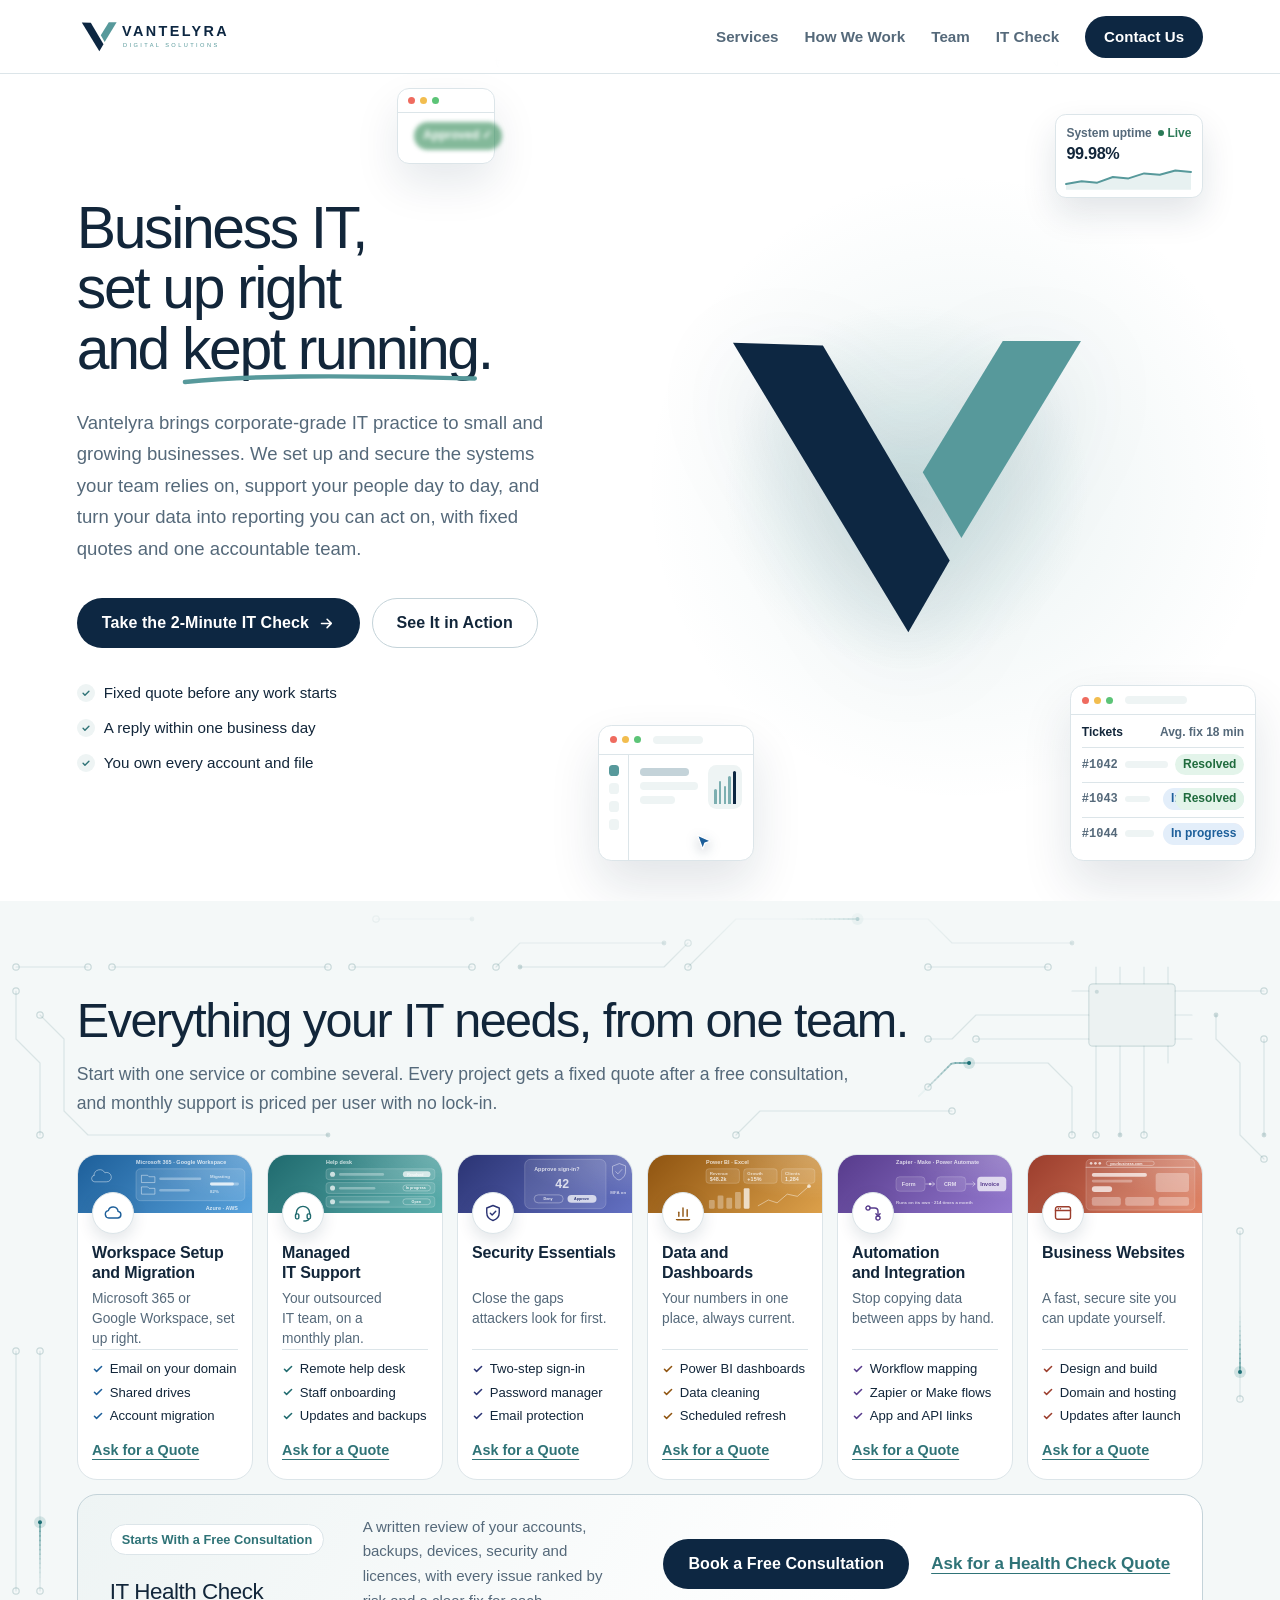
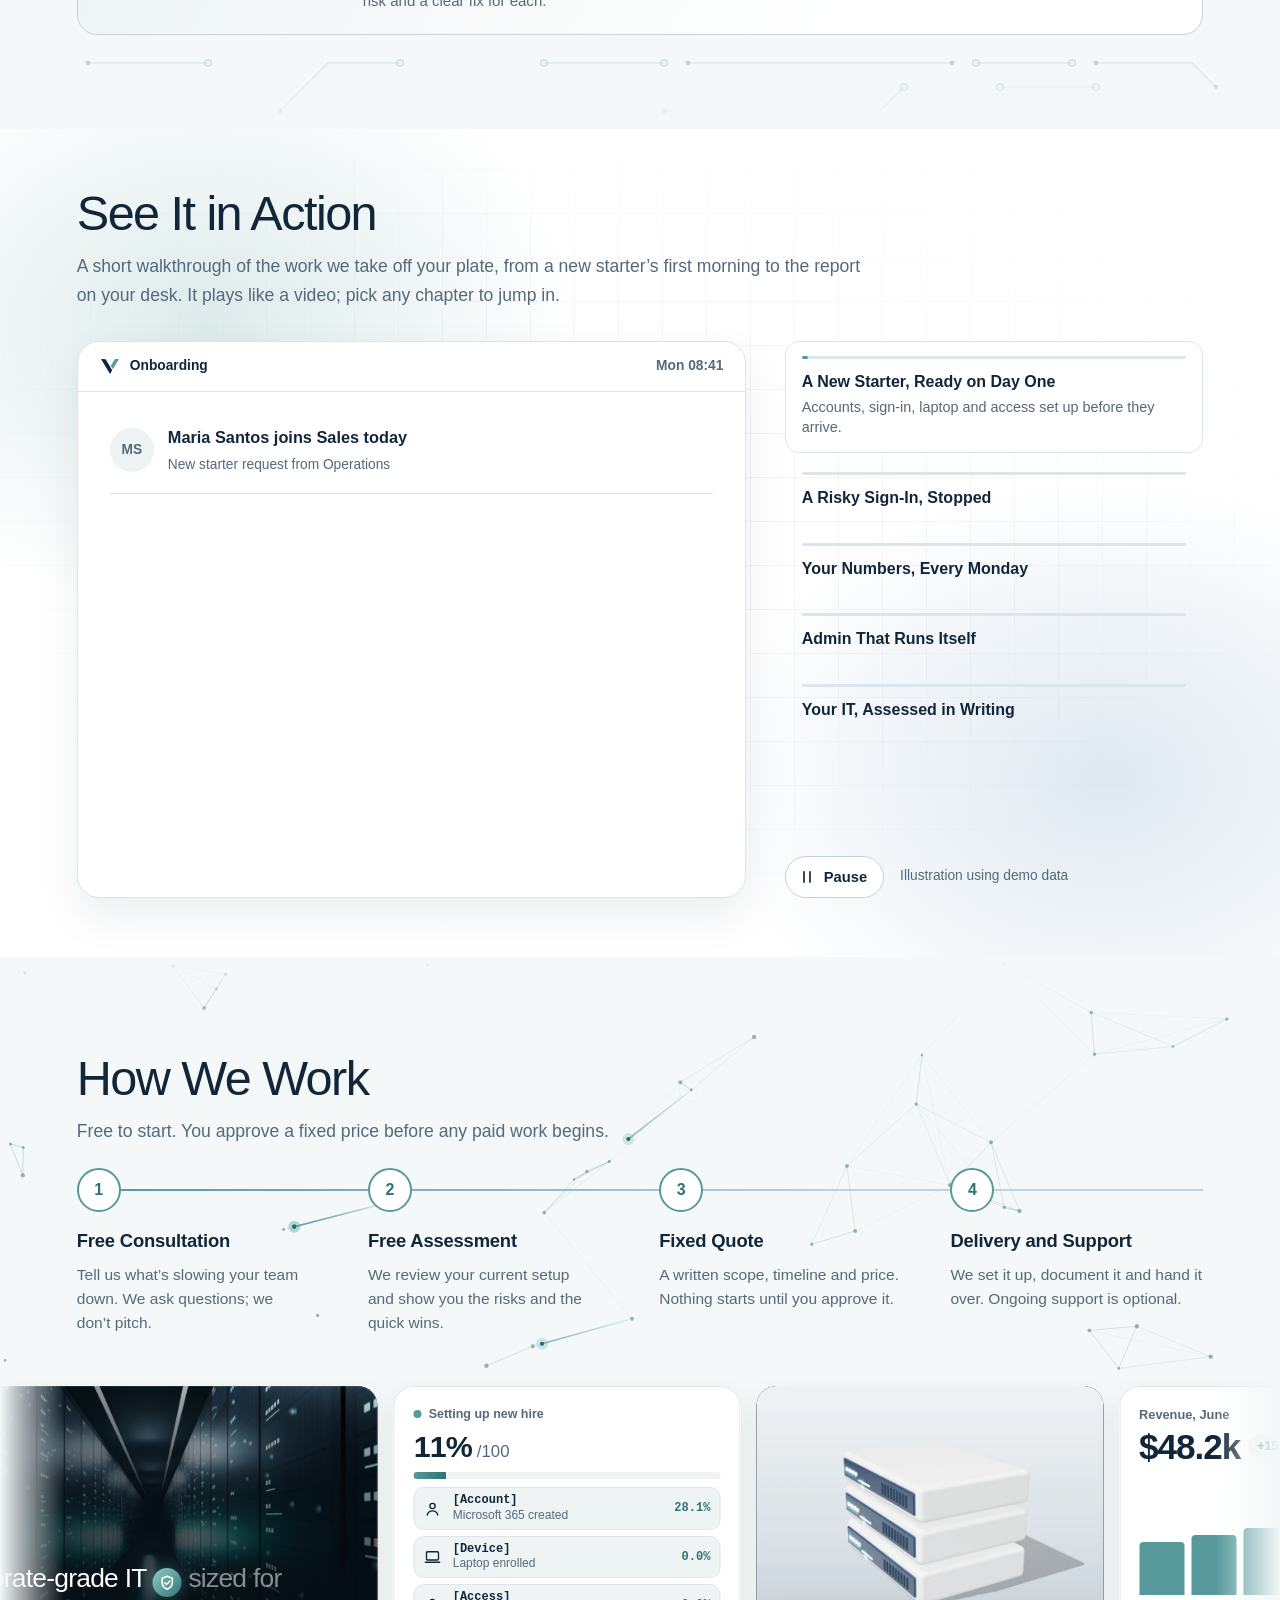
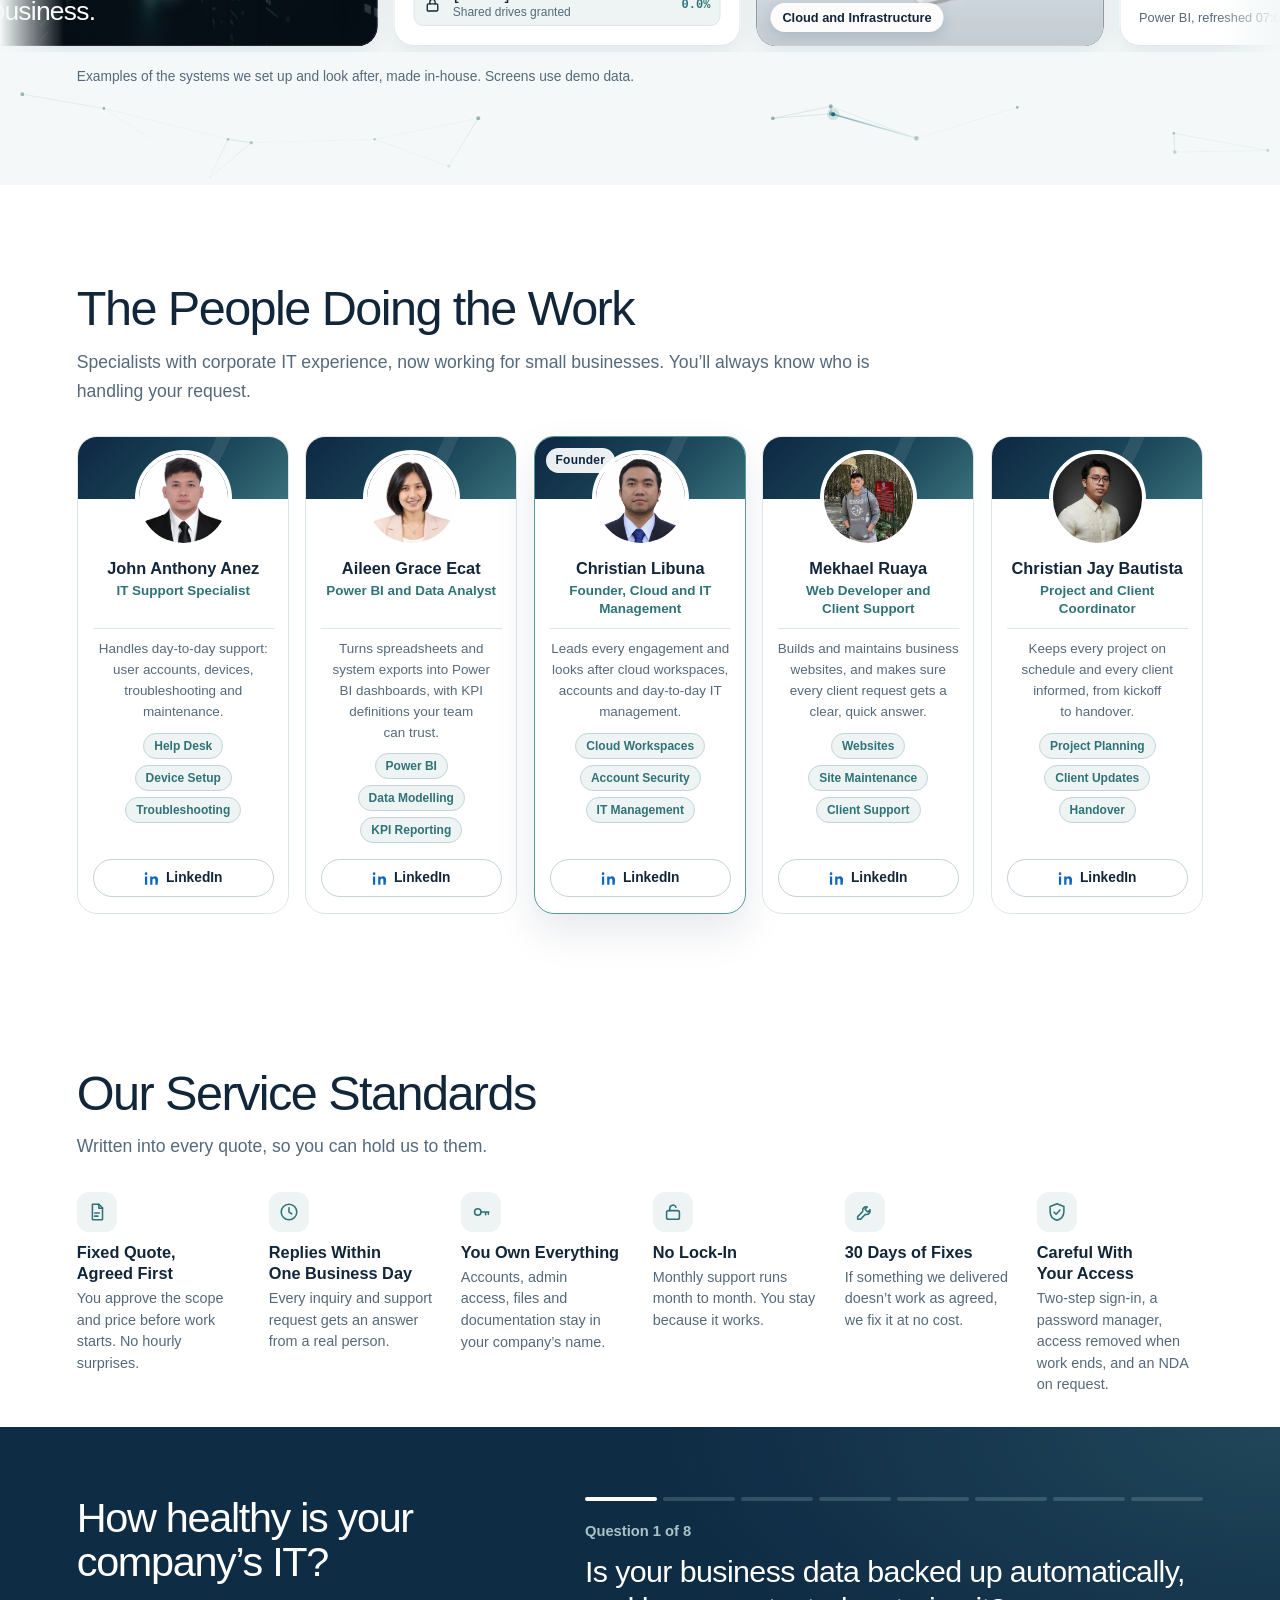
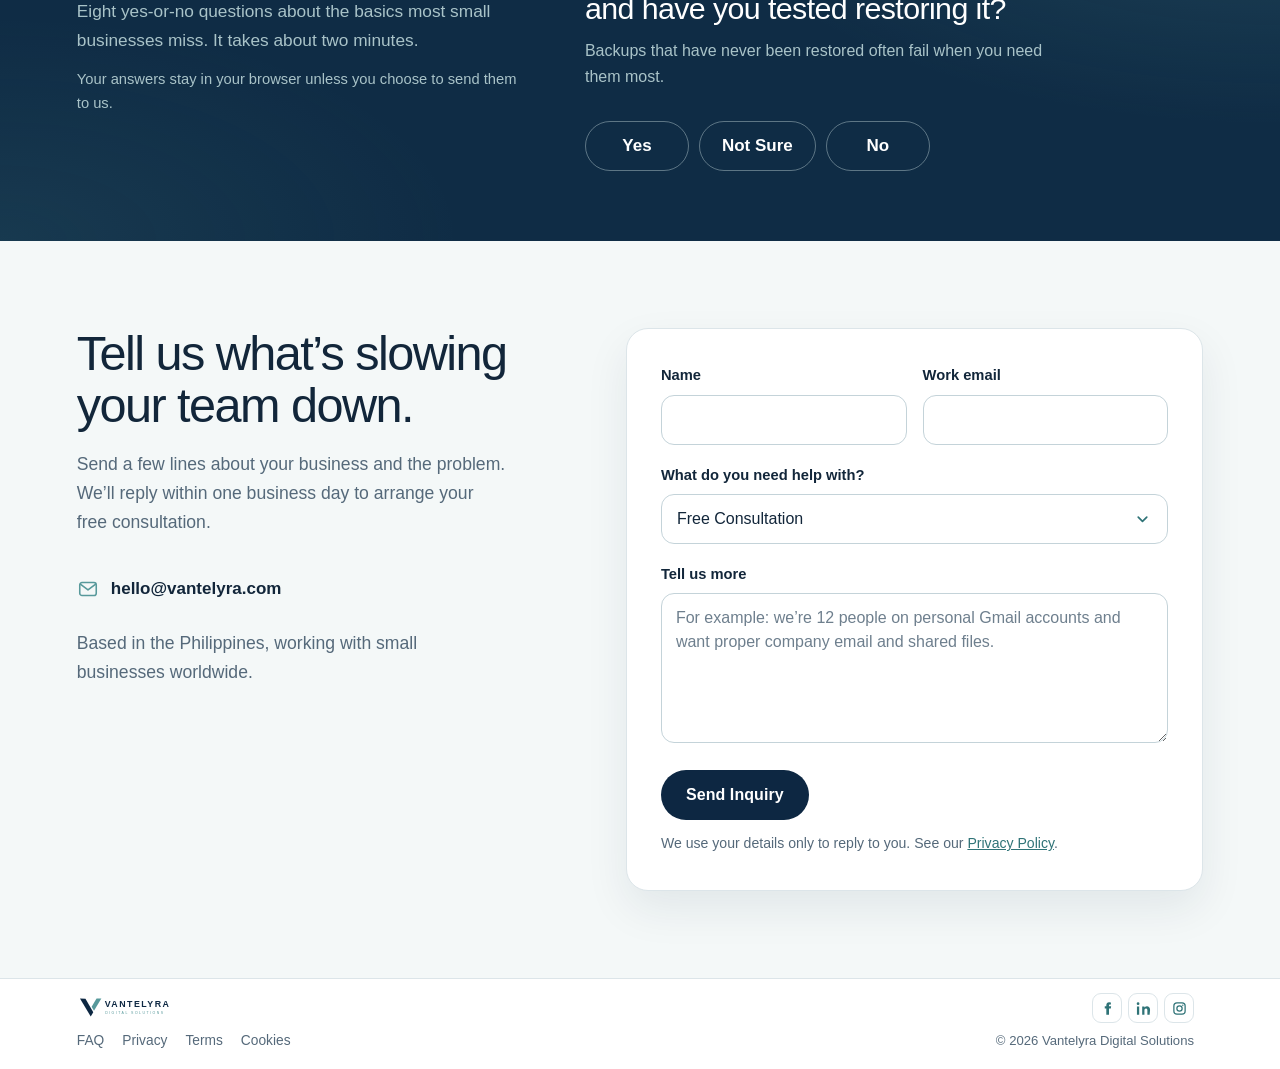
<file: index.html>
<!doctype html>
<html lang="en">
<head>
  <meta charset="utf-8" />
  <meta name="viewport" content="width=device-width, initial-scale=1" />
  <title>Vantelyra Digital Solutions | Business IT, set up right and kept running</title>
  <meta name="description" content="Vantelyra sets up, secures and supports the IT your business runs on: Microsoft 365 and Google Workspace, managed IT support, security, Power BI dashboards, automation and business websites. Fixed quotes, no lock-in." />
  <link rel="canonical" href="https://vantelyra.com/" />
  <meta name="theme-color" content="#ffffff" />
  <meta property="og:type" content="website" />
  <meta property="og:site_name" content="Vantelyra Digital Solutions" />
  <meta property="og:title" content="Vantelyra | Business IT, set up right and kept running" />
  <meta property="og:description" content="Remote IT support, security, cloud workspaces, data dashboards and automation for growing businesses. Fixed quotes, no lock-in." />
  <meta property="og:url" content="https://vantelyra.com/" />
  <meta property="og:image" content="https://vantelyra.com/assets/og.png?v=2" />
  <meta property="og:image:width" content="1200" />
  <meta property="og:image:height" content="630" />
  <meta property="og:image:alt" content="Vantelyra Digital Solutions: Business IT, set up right and kept running." />
  <meta name="twitter:card" content="summary_large_image" />
  <meta name="twitter:title" content="Vantelyra | Business IT, set up right and kept running" />
  <meta name="twitter:description" content="Remote IT support, security, cloud workspaces, data dashboards and automation for growing businesses." />
  <meta name="twitter:image" content="https://vantelyra.com/assets/og.png?v=2" />
  <link rel="icon" href="assets/favicon.svg" type="image/svg+xml" />
  <link rel="apple-touch-icon" href="assets/apple-touch-icon.png" />
  <script src="theme-init.js?v=66"></script>
  <link rel="stylesheet" href="site.css?v=97" />
  <script type="application/ld+json">
  {
    "@context": "https://schema.org",
    "@type": "ProfessionalService",
    "name": "Vantelyra Digital Solutions",
    "url": "https://vantelyra.com/",
    "logo": "https://vantelyra.com/assets/logo-mark.svg",
    "image": "https://vantelyra.com/assets/og.png",
    "email": "hello@vantelyra.com",
    "description": "IT services for growing businesses: cloud workspace setup and migration, managed IT support, security essentials, Power BI dashboards, automation and business websites.",
    "areaServed": "Worldwide",
    "sameAs": [
      "https://www.facebook.com/Vantelyra",
      "https://www.linkedin.com/company/vantelyra",
      "https://www.instagram.com/vantelyra/"
    ]
  }
  </script>
  <script src="https://challenges.cloudflare.com/turnstile/v0/api.js?render=explicit" defer></script>
</head>
<body>
  <canvas class="page-rain" aria-hidden="true"></canvas>
  <a class="skip-link" href="#main">Skip to content</a>

  <header class="site-header">
    <div class="wrap header-bar">
      <a class="brand" href="#top" aria-label="Vantelyra Digital Solutions, back to top">
        <img class="brand-light" src="assets/logo-horizontal.svg" alt="" width="228" height="45" />
        <img class="brand-dark" src="assets/logo-horizontal-dark.svg" alt="" width="228" height="45" />
      </a>

      <nav id="nav" class="nav" aria-label="Main">
        <a href="#services">Services</a>
        <a href="#process">How We Work</a>
        <a href="#team">Team</a>
        <a href="#it-check">IT Check</a>
        <button class="nav-theme" type="button" data-theme-toggle aria-label="Switch to dark mode" aria-pressed="false">
          <svg class="icon-moon" viewBox="0 0 24 24" aria-hidden="true"><path d="M20.5 13.1A8.6 8.6 0 0 1 10.9 3.5 8.6 8.6 0 1 0 20.5 13.1Z" /></svg>
          <svg class="icon-sun" viewBox="0 0 24 24" aria-hidden="true"><circle cx="12" cy="12" r="4" /><path d="M12 2v2m0 16v2M2 12h2m16 0h2M5 5l1.5 1.5m11 11L19 19M5 19l1.5-1.5m11-11L19 5" /></svg>
          <span class="when-light">Dark Mode</span><span class="when-dark">Light Mode</span>
        </button>
        <a class="btn btn-primary btn-small nav-cta" href="#contact">Contact Us</a>
      </nav>

      <div class="header-tools">
        <button class="icon-btn menu-toggle" type="button" aria-expanded="false" aria-controls="nav" aria-label="Open menu">
          <span></span><span></span><span></span>
        </button>
      </div>
    </div>
  </header>

  <main id="main">
    <!-- HERO -->
    <section class="hero" id="top">
      <!-- Soft glow on the right of the opening screen. -->
      <div class="hero-glow" aria-hidden="true"></div>
      <div class="wrap hero-grid">
        <div class="hero-copy">
          <h1>Business IT, set up right and <span class="hl">kept running<svg class="hl-line" viewBox="0 0 300 24" preserveAspectRatio="none" aria-hidden="true" focusable="false"><path d="M3 17 C 70 6, 150 5, 297 11" pathLength="1" /></svg></span>.</h1>
          <p class="hero-lead">
            Vantelyra brings corporate-grade IT practice to small and growing businesses. We set up and secure the systems your team relies on, support your people day to day, and turn your data into reporting you can act on, with fixed quotes and one accountable team.
          </p>
          <div class="hero-actions">
            <a class="btn btn-primary btn-go" href="#it-check">Take the 2-Minute IT Check<svg class="btn-arrow" viewBox="0 0 24 24" aria-hidden="true" focusable="false"><path d="M5 12h13M13 6l6 6-6 6" /></svg></a>
            <a class="btn btn-secondary" href="#walkthrough">See It in Action</a>
          </div>
          <ul class="hero-promises" aria-label="What every client gets">
            <li>Fixed quote before any work starts</li>
            <li>A reply within one business day</li>
            <li>You own every account and file</li>
          </ul>
        </div>

        <div class="hero-visual">
          <!-- Decorative scene around the V. Nothing here sits on the V itself:
               the rings are behind it and the cards float in the free space around it. -->
          <div class="hero-story" aria-hidden="true">
            <div class="hs-backdrop"><div class="hs-halo"></div></div>

            <div class="hs-float hs-task" data-roam="top">
              <div class="hs-window2">
                <span class="hs-bar"><i></i><i></i><i></i></span>
                <span class="w2-body">
                  <i class="w2-wide"></i>
                  <i class="w2-tall"></i>
                  <span class="w2-done">Approved<em>✓</em></span>
                  <i class="w2-sq"></i>
                </span>
              </div>
              <span class="hs-tag">
                <span class="hs-tag-pills"><b>Consult</b><b>Assess</b><b>Quote</b><b>Deliver</b></span>
                <svg class="hs-tag-cursor" viewBox="0 0 24 24"><path d="M5 3.5 19.5 10l-6.3 2.3-2.4 6.6Z" /></svg>
              </span>
            </div>

            <div class="hs-float hs-kpi">
              <span class="hs-kpi-top"><small>System uptime</small><em>Live</em></span>
              <b>99.98%</b>
              <svg class="hs-spark" viewBox="0 0 120 32" preserveAspectRatio="none"><path class="hs-spark-fill" d="M0 24 L15 20 L30 22 L45 14 L60 16 L75 9 L90 11 L105 5 L120 7 L120 32 L0 32 Z" /><path class="hs-spark-line" d="M0 24 L15 20 L30 22 L45 14 L60 16 L75 9 L90 11 L105 5 L120 7" /></svg>
            </div>

            <div class="hs-float hs-app">
              <span class="hs-bar"><i></i><i></i><i></i><span class="hs-url"></span></span>
              <span class="hs-app-body">
                <span class="hs-side"><i class="on"></i><i></i><i></i><i></i></span>
                <span class="hs-app-main">
                  <span class="hs-lines"><i></i><i></i><i></i></span>
                  <span class="hs-chart"><i style="--h:45%"></i><i style="--h:70%"></i><i style="--h:55%"></i><i style="--h:85%"></i><i style="--h:100%"></i></span>
                  <span class="hs-pills">
                    <b style="--c:#1d5f9a">Migrate<em>✓</em></b>
                    <b style="--c:#2b3474">Secure<em>✓</em></b>
                    <b style="--c:#1f6a6e">Support<em>✓</em></b>
                    <b style="--c:#8f5410">Report<em>✓</em></b>
                    <b style="--c:#573b8c">Automate<em>✓</em></b>
                    <svg class="hs-cursor" viewBox="0 0 24 24"><path d="M5 3.5 19.5 10l-6.3 2.3-2.4 6.6Z" /></svg>
                  </span>
                </span>
              </span>
            </div>

            <!-- A short chat that plays out around the V: a client asks (left), Vantelyra
                 types and replies (right), the client reacts and says thanks. -->
            <div class="hs-msg hs-m1 from-client">
              <span class="hs-av">MS</span>
              <span class="hs-msg-body"><small>Maria · Sales</small><span class="hs-bubble">New hire starts Monday. Can you set her up?</span></span>
            </div>
            <div class="hs-msg hs-typing from-us">
              <span class="hs-av hs-av-v"><svg viewBox="0 0 427 364"><path d="M20 22 L215 344 L261 264 L120 25 Z" /><path class="v2" d="M407 20 L320 20 L231 166 L274 239 Z" /></svg></span>
              <span class="hs-bubble"><i></i><i></i><i></i></span>
            </div>
            <div class="hs-msg hs-m2 from-us">
              <span class="hs-av hs-av-v"><svg viewBox="0 0 427 364"><path d="M20 22 L215 344 L261 264 L120 25 Z" /><path class="v2" d="M407 20 L320 20 L231 166 L274 239 Z" /></svg></span>
              <span class="hs-msg-body">
                <small>Vantelyra Support</small>
                <span class="hs-bubble">All set ✓ Laptop, email and shared drives are ready.<span class="hs-heart"><svg viewBox="0 0 24 24"><path d="M12 20.5s-7.5-4.6-7.5-10.2A4.3 4.3 0 0 1 12 7.6a4.3 4.3 0 0 1 7.5 2.7c0 5.6-7.5 10.2-7.5 10.2Z" /></svg></span></span>
                <em class="hs-seen">Seen</em>
              </span>
            </div>
            <div class="hs-msg hs-m3 from-client">
              <span class="hs-av">MS</span>
              <span class="hs-msg-body"><span class="hs-bubble">That was quick. Thank you!</span></span>
            </div>

            <!-- A second client message for the left side of the page. It only shows
                 when script.js finds free space for it around the headline. -->
            <div class="hs-msg hs-m4 from-client" data-roam="bottom" data-roam-only>
              <span class="hs-av hs-av-2">JT</span>
              <span class="hs-msg-body"><small>James · Finance</small><span class="hs-bubble">Can we add two laptops for next week?</span></span>
            </div>

            <!-- Help desk window, in the same style as the app window -->
            <div class="hs-float hs-desk">
              <span class="hs-bar"><i></i><i></i><i></i><span class="hs-url"></span></span>
              <span class="hs-desk-head"><b>Tickets</b><small>Avg. fix 18 min</small></span>
              <span class="hs-desk-rows">
                <span class="hs-row"><code>#1042</code><i></i><span class="hs-st"><b class="st-done">Resolved</b></span></span>
                <span class="hs-row"><code>#1043</code><i></i><span class="hs-st hs-st-a"><b class="st-prog">In progress</b><b class="st-done">Resolved</b></span></span>
                <span class="hs-row"><code>#1044</code><i></i><span class="hs-st hs-st-b"><b class="st-open">Open</b><b class="st-prog">In progress</b></span></span>
              </span>
            </div>
          </div>
          <button class="hero-mark" id="heroThemeToggle" type="button" data-theme-toggle aria-label="Switch to dark mode" aria-pressed="false">
            <svg class="theme-v-mark" viewBox="0 0 427 364" aria-hidden="true">
              <path class="v-primary" d="M20 22 L215 344 L261 264 L120 25 Z" />
              <path class="v-accent" d="M407 20 L320 20 L231 166 L274 239 Z" />
            </svg>
          </button>
        </div>
      </div>

    </section>

    <!-- SERVICES -->
    <section class="section section-wash" id="services" aria-labelledby="services-heading" data-fx="circuit">
      <div class="wrap">
        <div class="section-head">
          <h2 id="services-heading">Everything your IT needs, from one team.</h2>
          <p>Start with one service or combine several. Every project gets a fixed quote after a free consultation, and monthly support is priced per user with no lock-in.</p>
        </div>

        <div class="service-grid">
          <article class="service" data-tone="workspace">
            <div class="service-banner" aria-hidden="true"><svg class="service-ghost" viewBox="0 0 240 84" preserveAspectRatio="xMidYMid slice"><path class="g-l" d="M22 30a8 8 0 0 1 15-3.5A6.5 6.5 0 1 1 39 39H23a4.6 4.6 0 0 1-1-9Z"/><text x="80" y="15">Microsoft 365 · Google Workspace</text><rect class="g-f" x="80" y="21" width="150" height="44" rx="6"/><path class="g-l" d="M88 30h8l2 2h8v8H88Z"/><rect class="g-b" x="112" y="33" width="58" height="3.5" rx="1.75"/><path class="g-l" d="M88 46h8l2 2h8v8H88Z"/><rect class="g-b" x="112" y="49" width="42" height="3.5" rx="1.75"/><text class="g-sm" x="182" y="34">Migrating</text><rect class="g-b" x="182" y="40" width="40" height="4" rx="2"/><rect class="g-s" x="182" y="40" width="33" height="4" rx="2"/><text class="g-sm" x="182" y="54">82%</text><text x="176" y="78">Azure · AWS</text></svg><svg class="service-icon" viewBox="0 0 24 24"><path d="M7 18h10.5a4 4 0 0 0 .6-7.95A6 6 0 0 0 6.4 9.1 4.5 4.5 0 0 0 7 18Z" /></svg></div>
            <div class="service-body">
              <h3>Workspace Setup and Migration</h3>
              <p>Microsoft 365 or Google Workspace, set up right.</p>
              <ul><li>Email on your domain</li><li>Shared drives</li><li>Account migration</li></ul>
              <a class="text-link" href="#contact" data-quote="workspace">Ask for a Quote</a>
            </div>
          </article>

          <article class="service" data-tone="managed">
            <div class="service-banner" aria-hidden="true"><svg class="service-ghost" viewBox="0 0 240 84" preserveAspectRatio="xMidYMid slice"><text x="80" y="15">Help desk</text><g><rect class="g-f" x="80" y="21" width="150" height="15" rx="4"/><circle class="g-s" cx="89" cy="28.5" r="3.5"/><rect class="g-b" x="98" y="27" width="62" height="3.5" rx="1.75"/><rect class="g-s" x="186" y="24.5" width="38" height="8" rx="4"/><text class="g-pill" x="192" y="30.5">Resolved</text></g><g><rect class="g-f" x="80" y="40" width="150" height="15" rx="4"/><circle class="g-s" cx="89" cy="47.5" r="3.5"/><rect class="g-b" x="98" y="46" width="50" height="3.5" rx="1.75"/><rect class="g-o" x="186" y="43.5" width="38" height="8" rx="4"/><text class="g-pill" x="190" y="49.5">In progress</text></g><g><rect class="g-f" x="80" y="59" width="150" height="15" rx="4"/><circle class="g-s" cx="89" cy="66.5" r="3.5"/><rect class="g-b" x="98" y="65" width="70" height="3.5" rx="1.75"/><rect class="g-o" x="186" y="62.5" width="38" height="8" rx="4"/><text class="g-pill" x="198" y="68.5">Open</text></g></svg><svg class="service-icon" viewBox="0 0 24 24"><path d="M4 13v-1a8 8 0 0 1 16 0v1" /><rect x="3" y="13" width="4" height="6" rx="1.5" /><rect x="17" y="13" width="4" height="6" rx="1.5" /><path d="M19 19c0 1.5-1.5 2.5-4 2.5h-2" /></svg></div>
            <div class="service-body">
              <h3>Managed IT Support</h3>
              <p>Your outsourced IT team, on a monthly plan.</p>
              <ul><li>Remote help desk</li><li>Staff onboarding</li><li>Updates and backups</li></ul>
              <a class="text-link" href="#contact" data-quote="managed">Ask for a Quote</a>
            </div>
          </article>

          <article class="service" data-tone="security">
            <div class="service-banner" aria-hidden="true"><svg class="service-ghost" viewBox="0 0 240 84" preserveAspectRatio="xMidYMid slice"><rect class="g-f" x="92" y="8" width="112" height="68" rx="8"/><text x="105" y="24">Approve sign-in?</text><text class="g-big" x="134" y="48">42</text><rect class="g-o" x="105" y="57" width="40" height="11" rx="5.5"/><text class="g-pill" x="118" y="64.5">Deny</text><rect class="g-s" x="151" y="57" width="40" height="11" rx="5.5"/><text class="g-pill g-dark" x="160" y="64.5">Approve</text><path class="g-l" d="M222 14l-9 3.5v7c0 6 4 10.5 9 12 5-1.5 9-6 9-12v-7Z"/><path class="g-l" d="m217.5 25 3 3 5.5-6"/><text class="g-sm" x="210" y="56">MFA on</text></svg><svg class="service-icon" viewBox="0 0 24 24"><path d="M12 3 4.5 6v5.5c0 4.6 3.1 8.3 7.5 9.5 4.4-1.2 7.5-4.9 7.5-9.5V6L12 3Z" /><path d="m8.8 12.2 2.2 2.2 4.3-4.6" /></svg></div>
            <div class="service-body">
              <h3>Security Essentials</h3>
              <p>Close the gaps attackers look for first.</p>
              <ul><li>Two-step sign-in</li><li>Password manager</li><li>Email protection</li></ul>
              <a class="text-link" href="#contact" data-quote="security">Ask for a Quote</a>
            </div>
          </article>

          <article class="service" data-tone="data">
            <div class="service-banner" aria-hidden="true"><svg class="service-ghost" viewBox="0 0 240 84" preserveAspectRatio="xMidYMid slice"><text x="80" y="15">Power BI · Excel</text><rect class="g-f" x="80" y="21" width="46" height="20" rx="4"/><text class="g-sm" x="85" y="30">Revenue</text><text x="85" y="38">$48.2k</text><rect class="g-f" x="132" y="21" width="46" height="20" rx="4"/><text class="g-sm" x="137" y="30">Growth</text><text x="137" y="38">+15%</text><rect class="g-f" x="184" y="21" width="46" height="20" rx="4"/><text class="g-sm" x="189" y="30">Clients</text><text x="189" y="38">1,284</text><rect class="g-b" x="84" y="64" width="8" height="12" rx="1.5"/><rect class="g-b" x="96" y="58" width="8" height="18" rx="1.5"/><rect class="g-b" x="108" y="61" width="8" height="15" rx="1.5"/><rect class="g-b" x="120" y="53" width="8" height="23" rx="1.5"/><rect class="g-s" x="132" y="48" width="8" height="28" rx="1.5"/><path class="g-l" d="M152 72l14-8 12 4 14-12 14 3 16-14"/><circle class="g-s" cx="222" cy="45" r="2.5"/></svg><svg class="service-icon" viewBox="0 0 24 24"><path d="M4 20h16" /><path d="M7 16v-5" /><path d="M12 16V6" /><path d="M17 16v-8" /></svg></div>
            <div class="service-body">
              <h3>Data and Dashboards</h3>
              <p>Your numbers in one place, always current.</p>
              <ul><li>Power BI dashboards</li><li>Data cleaning</li><li>Scheduled refresh</li></ul>
              <a class="text-link" href="#contact" data-quote="data">Ask for a Quote</a>
            </div>
          </article>

          <article class="service" data-tone="automation">
            <div class="service-banner" aria-hidden="true"><svg class="service-ghost" viewBox="0 0 240 84" preserveAspectRatio="xMidYMid slice"><text x="80" y="15">Zapier · Make · Power Automate</text><rect class="g-f" x="80" y="32" width="40" height="20" rx="5"/><text x="88" y="45">Form</text><rect class="g-f" x="136" y="32" width="40" height="20" rx="5"/><text x="146" y="45">CRM</text><rect class="g-s" x="192" y="32" width="40" height="20" rx="5"/><text class="g-dark" x="196" y="45">Invoice</text><path class="g-l" d="M121 42h12m-3-3 3 3-3 3M177 42h12m-3-3 3 3-3 3"/><circle class="g-s" cx="127" cy="42" r="1.8"/><text class="g-sm" x="80" y="70">Runs on its own · 214 times a month</text></svg><svg class="service-icon" viewBox="0 0 24 24"><circle cx="6" cy="6" r="2.5" /><circle cx="18" cy="18" r="2.5" /><path d="M8.5 6H14a4 4 0 0 1 4 4v5.5" /><path d="m15.5 13 2.5 2.5 2.5-2.5" /></svg></div>
            <div class="service-body">
              <h3>Automation and Integration</h3>
              <p>Stop copying data between apps by hand.</p>
              <ul><li>Workflow mapping</li><li>Zapier or Make flows</li><li>App and API links</li></ul>
              <a class="text-link" href="#contact" data-quote="automation">Ask for a Quote</a>
            </div>
          </article>

          <article class="service" data-tone="website">
            <div class="service-banner" aria-hidden="true"><svg class="service-ghost" viewBox="0 0 240 84" preserveAspectRatio="xMidYMid slice"><rect class="g-f" x="80" y="8" width="150" height="70" rx="6"/><path class="g-l" d="M80 19h150"/><circle class="g-s" cx="87" cy="13.5" r="1.8"/><circle class="g-s" cx="93" cy="13.5" r="1.8"/><circle class="g-s" cx="99" cy="13.5" r="1.8"/><rect class="g-o" x="108" y="10.5" width="66" height="6" rx="3"/><text class="g-pill" x="113" y="15.2">yourbusiness.com</text><rect class="g-s" x="88" y="27" width="76" height="5" rx="2.5"/><rect class="g-b" x="88" y="36" width="56" height="4" rx="2"/><rect class="g-s" x="88" y="45" width="28" height="8" rx="4"/><rect class="g-b" x="176" y="27" width="46" height="26" rx="4"/><rect class="g-b" x="88" y="60" width="40" height="12" rx="3"/><rect class="g-b" x="134" y="60" width="40" height="12" rx="3"/><rect class="g-b" x="180" y="60" width="42" height="12" rx="3"/></svg><svg class="service-icon" viewBox="0 0 24 24"><rect x="3" y="4.5" width="18" height="15" rx="2.5" /><path d="M3 9h18" /><path d="M6.5 6.8h.01M9 6.8h.01" /></svg></div>
            <div class="service-body">
              <h3>Business Websites</h3>
              <p>A fast, secure site you can update yourself.</p>
              <ul><li>Design and build</li><li>Domain and hosting</li><li>Updates after launch</li></ul>
              <a class="text-link" href="#contact" data-quote="website">Ask for a Quote</a>
            </div>
          </article>
        </div>

        <article class="featured-service" aria-labelledby="svc-health">
          <div class="featured-copy">
            <p class="badge">Starts With a Free Consultation</p>
            <h3 id="svc-health">IT Health Check</h3>
            <p class="featured-lead">A written review of your accounts, backups, devices, security and licences, with every issue ranked by risk and a clear fix for each.</p>
          </div>
          <div class="featured-actions">
            <a class="btn btn-primary" href="#contact" data-quote="consult">Book a Free Consultation</a>
            <a class="text-link" href="#contact" data-quote="health">Ask for a Health Check Quote</a>
          </div>
        </article>
      </div>
    </section>

    <!-- WALKTHROUGH (interactive, video-style) -->
    <section class="section" id="walkthrough" aria-labelledby="walkthrough-heading">
      <div class="wrap">
        <div class="section-head">
          <h2 id="walkthrough-heading">See It in Action</h2>
          <p>A short walkthrough of the work we take off your plate, from a new starter’s first morning to the report on your desk. It plays like a video; pick any chapter to jump in.</p>
        </div>

        <div class="player" data-player>
          <div class="player-stage" aria-hidden="true">
            <div class="screen-bar">
              <span class="screen-title"><svg viewBox="0 0 427 364"><path d="M20 22 L215 344 L261 264 L120 25 Z" /><path class="accent" d="M407 20 L320 20 L231 166 L274 239 Z" /></svg><span data-screen-title>Onboarding</span></span>
              <span class="screen-clock" data-clock>Mon 08:41</span>
            </div>

            <!-- 1. New starter -->
            <div class="scene" data-scene data-title="Onboarding" data-clock-text="Mon 08:41">
              <div class="sc-head" data-at="0">
                <span class="sc-avatar">MS</span>
                <div><strong>Maria Santos joins Sales today</strong><span>New starter request from Operations</span></div>
              </div>
              <ul class="sc-checklist">
                <li data-at="700"><i></i><span>Company email account created</span><em>Microsoft 365</em></li>
                <li data-at="1500"><i></i><span>Two-step sign-in enrolled</span><em>Authenticator</em></li>
                <li data-at="2300"><i></i><span>Laptop set up and encrypted</span><em>Ready to ship</em></li>
                <li data-at="3100"><i></i><span>Access to Sales shared drive</span><em>Least privilege</em></li>
                <li data-at="3900"><i></i><span>Welcome guide sent</span><em>Email</em></li>
              </ul>
              <div class="sc-toast good" data-at="4800"><b>Ready for day one</b><span>Everything set up before 09:00</span></div>
            </div>

            <!-- 2. Security -->
            <div class="scene" data-scene data-title="Security" data-clock-text="Tue 10:24">
              <div class="sc-alert" data-at="0">
                <span class="sc-alert-icon"></span>
                <div><strong>Unusual sign-in attempt</strong><span>j.cruz@yourcompany.com, new device, new country</span></div>
              </div>
              <ol class="sc-timeline">
                <li data-at="900"><b>10:24</b><span>Two-step sign-in challenge failed</span></li>
                <li data-at="1800"><b>10:24</b><span>Sign-in blocked automatically</span></li>
                <li data-at="2800"><b>10:31</b><span>Password reset and all sessions signed out</span></li>
                <li data-at="3800"><b>10:36</b><span>Owner sent a plain-English summary</span></li>
              </ol>
              <div class="sc-toast good" data-at="4800"><b>Contained</b><span>No data accessed</span></div>
            </div>

            <!-- 3. Dashboard -->
            <div class="scene" data-scene data-title="Weekly Dashboard" data-clock-text="Mon 07:00">
              <div class="sc-kpis">
                <div data-at="200"><span>Revenue, June</span><strong data-count="48.2" data-prefix="$" data-suffix="k" data-decimals="1">$0k</strong></div>
                <div data-at="500"><span>Unpaid invoices</span><strong data-count="12.4" data-prefix="$" data-suffix="k" data-decimals="1">$0k</strong></div>
                <div data-at="800"><span>Days to get paid</span><strong data-count="21">0</strong></div>
              </div>
              <div class="sc-chart">
                <span class="sc-chart-title">Monthly revenue, $k</span>
                <div class="sc-bars">
                  <i data-at="1300" style="--v:62"></i><i data-at="1500" style="--v:68"></i><i data-at="1700" style="--v:74"></i>
                  <i data-at="1900" style="--v:71"></i><i data-at="2100" style="--v:84"></i><i data-at="2300" style="--v:96" class="peak"></i>
                </div>
                <div class="sc-bar-labels"><span>Jan</span><span>Feb</span><span>Mar</span><span>Apr</span><span>May</span><span>Jun</span></div>
                <span class="sc-tip" data-at="3200">June: $48.2k, up 15%</span>
              </div>
              <div class="sc-toast" data-at="4200"><b>Refreshed automatically</b><span>Every Monday at 07:00</span></div>
            </div>

            <!-- 4. Automation -->
            <div class="scene" data-scene data-title="Automation" data-clock-text="Wed 14:05">
              <div class="sc-flow">
                <div class="sc-node" data-at="300"><b>Website form</b><span>New inquiry</span></div>
                <div class="sc-link" data-at="900"></div>
                <div class="sc-node" data-at="1300"><b>CRM</b><span>Contact created</span></div>
                <div class="sc-link" data-at="1900"></div>
                <div class="sc-node" data-at="2300"><b>Team chat</b><span>Sales notified</span></div>
                <div class="sc-link" data-at="2900"></div>
                <div class="sc-node" data-at="3300"><b>Task list</b><span>Follow-up due tomorrow</span></div>
              </div>
              <div class="sc-stats">
                <div data-at="3900"><span>Leads handled automatically this week</span><strong data-count="23">0</strong></div>
                <div data-at="4300"><span>Manual copy-and-paste steps</span><strong>0</strong></div>
              </div>
              <p class="sc-log-title" data-at="4700">Recent runs</p>
              <ol class="sc-timeline sc-log">
                <li data-at="4900"><b>13:52</b><span>Harbor Dental inquiry routed to Sales</span></li>
                <li data-at="5200"><b>11:20</b><span>Northwind Cafe inquiry routed to Sales</span></li>
                <li data-at="5500"><b>09:07</b><span>Blue Fern Studio inquiry routed to Support</span></li>
              </ol>
            </div>

            <!-- 5. Health Check report -->
            <div class="scene" data-scene data-title="IT Health Check" data-clock-text="Fri 16:30">
              <div class="sc-report-head" data-at="0"><strong>IT Health Check report</strong><span>Example Co., 12 staff</span></div>
              <ul class="sc-report">
                <li data-at="600"><span>Backups</span><b class="status risk">At risk</b></li>
                <li data-at="1100"><span>Email protection</span><b class="status risk">At risk</b></li>
                <li data-at="1600"><span>Two-step sign-in</span><b class="status warn">7 of 12</b></li>
                <li data-at="2100"><span>Offboarding</span><b class="status warn">Partial</b></li>
                <li data-at="2600"><span>Devices and updates</span><b class="status good">Good</b></li>
              </ul>
              <div class="sc-priority" data-at="3400"><b>First fix</b><span>Test a full restore of the shared drive.</span></div>
              <div class="sc-toast" data-at="4500"><b>Fixed quote attached</b><span>Approve it and we start</span></div>
            </div>
          </div>

          <div class="player-side">
            <ol class="chapters" aria-label="Walkthrough chapters">
              <li><button type="button" class="chapter" data-chapter><span class="chapter-bar"><i></i></span><strong>A New Starter, Ready on Day One</strong><span>Accounts, sign-in, laptop and access set up before they arrive.</span></button></li>
              <li><button type="button" class="chapter" data-chapter><span class="chapter-bar"><i></i></span><strong>A Risky Sign-In, Stopped</strong><span>Two-step sign-in blocks the attempt; we lock it down and tell you what happened.</span></button></li>
              <li><button type="button" class="chapter" data-chapter><span class="chapter-bar"><i></i></span><strong>Your Numbers, Every Monday</strong><span>A Power BI dashboard that refreshes itself.</span></button></li>
              <li><button type="button" class="chapter" data-chapter><span class="chapter-bar"><i></i></span><strong>Admin That Runs Itself</strong><span>New inquiries flow to your CRM, chat and task list without copy and paste.</span></button></li>
              <li><button type="button" class="chapter" data-chapter><span class="chapter-bar"><i></i></span><strong>Your IT, Assessed in Writing</strong><span>Every finding ranked by risk, with the first fix and a fixed quote.</span></button></li>
            </ol>
            <div class="player-controls">
              <button type="button" class="player-toggle" data-play aria-label="Pause walkthrough">
                <svg class="i-pause" viewBox="0 0 24 24" aria-hidden="true"><path d="M8 5v14M16 5v14" /></svg>
                <svg class="i-play" viewBox="0 0 24 24" aria-hidden="true"><path d="M7 4.5v15l12-7.5Z" /></svg>
                <span data-play-label>Pause</span>
              </button>
              <span class="player-note">Illustration using demo data</span>
            </div>
          </div>
        </div>
      </div>
    </section>

    <!-- HOW WE WORK (one page): the four steps, then a gallery of what we deliver. Every gallery visual is made in-house. -->
    <section class="section section-wash work-page" id="process" aria-labelledby="process-heading" data-fx="network">
      <div class="wrap">
        <div class="section-head">
          <h2 id="process-heading">How We Work</h2>
          <p>Free to start. You approve a fixed price before any paid work begins.</p>
        </div>
        <ol class="steps steps-line">
          <li>
            <span class="step-no" aria-hidden="true">1</span>
            <h3>Free Consultation</h3>
            <p>Tell us what’s slowing your team down. We ask questions; we don’t pitch.</p>
          </li>
          <li>
            <span class="step-no" aria-hidden="true">2</span>
            <h3>Free Assessment</h3>
            <p>We review your current setup and show you the risks and the quick wins.</p>
          </li>
          <li>
            <span class="step-no" aria-hidden="true">3</span>
            <h3>Fixed Quote</h3>
            <p>A written scope, timeline and price. Nothing starts until you approve it.</p>
          </li>
          <li>
            <span class="step-no" aria-hidden="true">4</span>
            <h3>Delivery and Support</h3>
            <p>We set it up, document it and hand it over. Ongoing support is optional.</p>
          </li>
        </ol>
      </div>
      <div class="inside-block" id="inside">
        <div class="reel" data-reel>
          <div class="reel-viewport" tabindex="0" role="region" aria-label="Gallery of our work areas">
            <ul class="reel-track" data-reel-track>

              <li class="tile dark statement photo wide">
                <img class="tile-photo" src="assets/gallery/datacenter-aisle.webp" alt="" width="1120" height="630" loading="eager" decoding="async" />
                <p><b>Corporate-grade IT</b> <span class="t-ico" aria-hidden="true"><svg viewBox="0 0 24 24"><path d="M12 3 5 6v5.5c0 4.2 3 7.9 7 9.5 4-1.6 7-5.3 7-9.5V6Z"/><path class="tick" d="m8.8 12.2 2.3 2.3 4.3-4.6"/></svg></span> <span class="dim">sized for</span> <b>your business.</b></p>
              </li>

              <li class="tile onboard" data-cycle="10000" data-final="9000">
                <span class="sr-only">Example screen: a new hire’s account, laptop and access being set up, reaching 100% and ready for day one.</span>
                <div class="tv" aria-hidden="true">
                  <span class="ob-head swap" data-at="7000"><span><i class="dot busy"></i>Setting up new hire</span><span><i class="dot ok"></i>Ready for day one</span></span>
                  <span class="ob-big"><b data-count data-to="100" data-suffix="%" data-start="0" data-dur="6800">0%</b><small>/100</small></span>
                  <span class="ob-bar"><b data-bar data-ease data-start="0" data-dur="6800"></b></span>
                  <span class="ob-rows">
                    <span class="ob-row"><svg viewBox="0 0 24 24"><circle cx="12" cy="8" r="3.5"/><path d="M5 20c.8-3.6 3.6-5.5 7-5.5s6.2 1.9 7 5.5"/></svg><span><code>[Account]</code><small>Microsoft 365 created</small></span><em data-count data-to="100" data-decimals="1" data-suffix="%" data-start="0" data-dur="2400">0.0%</em></span>
                    <span class="ob-row"><svg viewBox="0 0 24 24"><rect x="4" y="5" width="16" height="11" rx="1.5"/><path d="M2.5 19h19"/></svg><span><code>[Device]</code><small>Laptop enrolled</small></span><em data-count data-to="100" data-decimals="1" data-suffix="%" data-start="900" data-dur="4300">0.0%</em></span>
                    <span class="ob-row"><svg viewBox="0 0 24 24"><rect x="5" y="10.5" width="14" height="9.5" rx="1.5"/><path d="M8.5 10.5V8a3.5 3.5 0 0 1 7 0v2.5"/></svg><span><code>[Access]</code><small>Shared drives granted</small></span><em data-count data-to="100" data-decimals="1" data-suffix="%" data-start="2200" data-dur="4600">0.0%</em></span>
                  </span>
                </div>
              </li>

              <li class="tile media render">
                <img src="assets/gallery/server-stack.webp" alt="3D render of a stack of three servers with teal status lights" width="728" height="546" loading="eager" decoding="async" />
                <span class="media-cap">Cloud and Infrastructure</span>
              </li>

              <li class="tile kpi">
                <span class="sr-only">Example report: June revenue of $48.2k, up 15%.</span>
                <div class="tv" aria-hidden="true">
                  <span class="t-label">Revenue, June</span>
                  <span class="kpi-row"><strong class="t-big">$48.2k</strong><span class="chip up">+15%</span></span>
                  <span class="kpi-bars"><i style="--h:55%"></i><i style="--h:62%"></i><i style="--h:70%"></i><i style="--h:66%"></i><i style="--h:82%"></i><i style="--h:96%"></i></span>
                  <span class="t-foot">Power BI, refreshed 07:00</span>
                </div>
              </li>

              <li class="tile dark wire" data-cycle="12000" data-final="12000">
                <span class="sr-only">Animated network map: an office connected to the cloud, with 24 devices monitored.</span>
                <div class="tv" aria-hidden="true">
                  <span class="wire-label">+ Network Map</span>
                  <canvas class="wire-canvas" data-wire></canvas>
                  <span class="wire-pill">24 devices</span>
                </div>
              </li>

              <li class="tile silver report" data-cycle="10000" data-final="6000">
                <span class="sr-only">Example monthly IT report for July: 99.9% uptime, 41 support tickets solved, every backup checked, and the share of tickets solved within an hour rising from 72% to 94% over six months.</span>
                <div class="tv" aria-hidden="true">
                  <span class="rp-head"><span class="rp-doc"><svg viewBox="0 0 24 24"><path d="M7 3h7l4 4v14H7Z"/><path d="M14 3v4h4M10 12h5M10 16h5"/></svg></span><span><b>Monthly IT Report</b><small>July, sent 1 August</small></span><span class="chip">PDF</span></span>
                  <span class="rp-stats">
                    <span><b data-count data-to="99.9" data-decimals="1" data-suffix="%" data-start="200" data-dur="1800">0.0%</b><small>Uptime</small></span>
                    <span><b data-count data-to="41" data-start="400" data-dur="1800">0</b><small>Tickets</small></span>
                    <span><b data-count data-to="100" data-suffix="%" data-start="600" data-dur="1800">0%</b><small>Backups</small></span>
                  </span>
                  <span class="rp-chart" data-bar data-ease data-start="1100" data-dur="2600">
                    <span class="rp-cap"><span>Solved within 1 hour</span><b data-count data-from="72" data-to="94" data-suffix="%" data-start="1100" data-dur="2600">72%</b></span>
                    <span class="rp-plot"><svg viewBox="0 0 240 60" preserveAspectRatio="none"><defs><linearGradient id="rpFill" x1="0" y1="0" x2="0" y2="1"><stop offset="0" stop-color="currentColor" stop-opacity=".26"/><stop offset="1" stop-color="currentColor" stop-opacity="0"/></linearGradient></defs><path class="rp-area" d="M0 42 L48 34 L96 37 L144 25 L192 17 L240 8 V60 H0Z" fill="url(#rpFill)"/><path class="rp-line" d="M0 42 L48 34 L96 37 L144 25 L192 17 L240 8"/></svg><i class="rp-dot" data-at="3700"></i></span>
                  </span>
                  <span class="rp-months"><span>Feb</span><span>Mar</span><span>Apr</span><span>May</span><span>Jun</span><span>Jul</span></span>
                </div>
              </li>

              <li class="tile dark mail" data-cycle="11000" data-final="6500">
                <span class="sr-only">Example email protection screen: 1,284 emails scanned today. A fake invoice attachment is blocked, a fake password-reset email is quarantined and a genuine sales report is delivered.</span>
                <div class="tv" aria-hidden="true">
                  <span class="t-label">Email protection</span>
                  <span class="mail-top"><span><strong class="t-title"><b data-count data-to="1284" data-start="200" data-dur="2600">0</b> scanned today</strong><span class="t-sub">37 threats stopped this week</span></span><span class="mail-shield"><svg viewBox="0 0 24 24"><path d="M12 3 5 6v5.5c0 4.2 3 7.9 7 9.5 4-1.6 7-5.3 7-9.5V6Z"/><path d="m8.8 12.2 2.3 2.3 4.3-4.6"/></svg></span></span>
                  <span class="mail-list">
                    <span class="mail-row" data-at="900"><i class="mi bad">!</i><span><b>Invoice_overdue.zip</b><small>billing@pay-notice.biz</small></span><em class="tag block">Blocked</em></span>
                    <span class="mail-row" data-at="2300"><i class="mi warn">?</i><span><b>Reset your password now</b><small>support@reset-portal.help</small></span><em class="tag hold">Quarantined</em></span>
                    <span class="mail-row" data-at="3700"><i class="mi ok">✓</i><span><b>Weekly sales report</b><small>ana@yourbusiness.com</small></span><em class="tag ok">Delivered</em></span>
                  </span>
                </div>
              </li>

              <li class="tile media wide video render">
                <img src="assets/gallery/vantelyra-v.webp" alt="3D render of the Vantelyra V mark turning slowly in a dark studio" width="462" height="260" loading="eager" decoding="async" />
                <video muted loop playsinline preload="none" aria-hidden="true" tabindex="-1" poster="assets/gallery/vantelyra-v.webp" data-video><source data-src="assets/gallery/vantelyra-v.webm" type="video/webm" /><source data-src="assets/gallery/vantelyra-v.mp4" type="video/mp4" /></video>
                <span class="wire-label">+ Rendered in-house</span>
              </li>

              <li class="tile mfa">
                <span class="sr-only">Example screen: a two-step sign-in request for a new device, waiting for approval.</span>
                <div class="tv" aria-hidden="true">
                  <span class="t-label">Microsoft 365</span>
                  <strong class="t-title">Approve sign-in?</strong>
                  <span class="t-sub">New device, Sales team</span>
                  <span class="mfa-number">42</span>
                  <span class="mfa-actions"><span>Deny</span><span class="approve">Approve</span></span>
                </div>
              </li>

              <li class="tile dark flow" data-cycle="9000" data-final="6000">
                <span class="sr-only">Example automation: a new web order updates the CRM and sends the invoice on its own.</span>
                <div class="tv" aria-hidden="true">
                  <span class="t-label">Automation</span>
                  <strong class="t-title">New order to invoice</strong>
                  <span class="flow-steps">
                    <span class="flow-step" data-at="400"><i>1</i><span><b>Web form</b><small>Order #2041 received</small></span></span>
                    <span class="flow-step" data-at="2000"><i>2</i><span><b>CRM</b><small>Customer record updated</small></span></span>
                    <span class="flow-step" data-at="3600"><i>3</i><span><b>Accounting</b><small>Invoice sent</small></span></span>
                  </span>
                  <span class="t-foot" data-at="5000">Runs on its own, 214 times a month</span>
                </div>
              </li>

              <li class="tile chat" data-cycle="11000" data-final="7000">
                <span class="sr-only">Example support ticket: a printer problem reported, fixed remotely and resolved in 18 minutes.</span>
                <div class="tv" aria-hidden="true">
                  <span class="chat-head"><code>Ticket #1042</code><span class="chip swap" data-at="5600"><span>Open</span><span>Resolved</span></span></span>
                  <span class="bubble them" data-at="300">The printer in Sales is offline again.</span>
                  <span class="bubble us" data-at="1900">On it. Remote session started.</span>
                  <span class="bubble us" data-at="3900">Driver updated, test page printed.</span>
                  <span class="chat-foot" data-at="5600">Resolved in 18 min</span>
                </div>
              </li>

              <li class="tile media render">
                <img src="assets/gallery/security-shield.webp" alt="3D render of a white and teal security shield with a check mark" width="728" height="546" loading="eager" decoding="async" />
                <span class="media-cap">Security Essentials</span>
              </li>

              <li class="tile devices" data-cycle="10000" data-final="6000">
                <span class="sr-only">Example device management screen: 24 company laptops and phones. One office PC finishes installing updates, and all 24 are then encrypted and up to date.</span>
                <div class="tv" aria-hidden="true">
                  <span class="dv-top"><span><span class="t-label">Device management</span><strong class="t-title">24 devices protected</strong></span><span class="mini-ring dv-ring" data-bar data-ease data-start="3600" data-dur="1200"><svg viewBox="0 0 36 36"><circle cx="18" cy="18" r="15"/><circle class="v" cx="18" cy="18" r="15"/></svg><b data-count data-from="96" data-to="100" data-suffix="%" data-start="3600" data-dur="1200">96%</b></span></span>
                  <span class="dv-chips"><span class="chip">Encryption on</span><span class="chip">Antivirus on</span><span class="chip">Auto updates</span></span>
                  <span class="dv-list">
                    <span class="dv-row"><svg viewBox="0 0 24 24"><rect x="4" y="5" width="16" height="11" rx="1.5"/><path d="M2.5 19h19"/></svg><span><b>Ana’s laptop</b><small>Encrypted, up to date</small></span><i class="dv-state is-ok">✓</i></span>
                    <span class="dv-row"><svg viewBox="0 0 24 24"><rect x="3" y="4" width="18" height="12" rx="1.5"/><path d="M9 20h6M12 16v4"/></svg><span><b>Sales PC 02</b><small class="swap" data-at="3600"><span>Installing updates…</span><span>Encrypted, up to date</span></small></span><i class="dv-state swap" data-at="3600"><span class="spin"></span><span>✓</span></i></span>
                    <span class="dv-row"><svg viewBox="0 0 24 24"><rect x="7" y="2.5" width="10" height="19" rx="2"/><path d="M11 18.5h2"/></svg><span><b>James’s phone</b><small>Passcode on, managed</small></span><i class="dv-state is-ok">✓</i></span>
                  </span>
                </div>
              </li>

              <li class="tile dash" data-cycle="10000" data-final="4000">
                <span class="sr-only">Example owner dashboard: revenue of $48,200 this month and 3 open support tickets.</span>
                <div class="tv" aria-hidden="true">
                  <span class="dash-top"><i class="dash-logo"></i><span><b>Owner Dashboard</b><small>Refreshed 07:00</small></span><i class="live-dot"></i></span>
                  <span class="dash-body">
                    <span class="dash-side"><i class="on"></i><i></i><i></i><i></i></span>
                    <span class="dash-cards">
                      <span class="dash-card"><small>Revenue, this month</small><span class="dash-row"><b data-count data-to="48200" data-prefix="$" data-start="200" data-dur="2600">$0</b><span class="dash-bars"><i style="--h:40%"></i><i style="--h:55%"></i><i style="--h:48%"></i><i style="--h:70%"></i><i style="--h:62%"></i><i style="--h:90%"></i></span></span></span>
                      <span class="dash-card"><small>Open tickets</small><b data-count data-from="12" data-to="3" data-start="600" data-dur="3000">12</b></span>
                    </span>
                  </span>
                </div>
              </li>

              <li class="tile site" data-cycle="10000" data-final="7000">
                <span class="sr-only">Example website build: a page assembling in a browser window, with a performance score of 98.</span>
                <div class="tv" aria-hidden="true">
                  <span class="browser">
                    <span class="b-bar"><i></i><i></i><i></i><span>yourbusiness.com</span></span>
                    <span class="b-body">
                      <span class="b-nav" data-at="200"></span>
                      <span class="b-hero" data-at="900"><i></i><i></i><i class="b-btn"></i></span>
                      <span class="b-cards" data-at="1800"><i></i><i></i><i></i></span>
                    </span>
                  </span>
                  <span class="site-score" data-at="2800"><span class="mini-ring" data-bar data-ease data-start="2800" data-dur="1800"><svg viewBox="0 0 36 36"><circle cx="18" cy="18" r="15"/><circle class="v" cx="18" cy="18" r="15"/></svg><b data-count data-to="98" data-start="2800" data-dur="1800">0</b></span><span><b>Performance</b><small>Fast on phones</small></span></span>
                </div>
              </li>

              <li class="tile teal statement oneteam">
                <span class="ot" aria-hidden="true">
                  <span class="ot-track"><i></i></span>
                  <span class="ot-node"><span><svg viewBox="0 0 24 24"><rect x="4" y="5" width="16" height="11" rx="1.5"/><path d="M2.5 19h19"/></svg></span><small>IT</small></span>
                  <span class="ot-node"><span><svg viewBox="0 0 24 24"><path d="M5 20v-8M10 20V5M15 20v-6M20 20V9"/></svg></span><small>Data</small></span>
                  <span class="ot-node"><span><svg viewBox="0 0 24 24"><rect x="3" y="4.5" width="18" height="15" rx="2"/><path d="M3 9h18M6.5 6.8h.01M9 6.8h.01"/></svg></span><small>Web</small></span>
                </span>
                <span class="ot-pill" aria-hidden="true"><i></i>One contact for all three</span>
                <p>One team for IT, data and the web.</p>
              </li>

              <li class="tile term wide" data-cycle="11000" data-final="6500">
                <span class="sr-only">Example overnight check: backups verified, all 24 devices patched and a restore test passed.</span>
                <div class="tv" aria-hidden="true">
                  <span class="term-bar"><i></i><i></i><i></i><span>nightly-check</span></span>
                  <code class="term-body">
                    <span data-at="200"><em>$</em> run nightly-check --all</span>
                    <span data-at="1500"><em class="ok">✓</em> Backups verified <s>1,284 files</s></span>
                    <span data-at="2800"><em class="ok">✓</em> Devices patched <s>24/24</s></span>
                    <span data-at="4100"><em class="ok">✓</em> Restore test <s>passed</s></span>
                    <span data-at="5400" class="term-done">All clear, 02:14<i class="cursor"></i></span>
                  </code>
                </div>
              </li>

              <li class="tile uptime">
                <span class="sr-only">Example status page: email, website, office Wi-Fi and backups all running, with 30 days of history. The website had one short slowdown; uptime ranges from 99.96% to 100%.</span>
                <div class="tv" aria-hidden="true">
                  <span class="st-head"><span class="t-label">Service status</span><span class="chip st-chip"><i class="dot ok"></i>All systems running</span></span>
                  <span class="st-sum"><strong class="t-big">99.98%</strong><span class="t-sub">uptime across all services, last 30 days</span></span>
                  <span class="st-rows">
                    <span class="st-row"><b>Email</b><span class="st-bars"></span><em>100%</em></span>
                    <span class="st-row"><b>Website</b><span class="st-bars inc" style="--at: 17"></span><em>99.96%</em></span>
                    <span class="st-row"><b>Office Wi-Fi</b><span class="st-bars"></span><em>99.98%</em></span>
                    <span class="st-row"><b>Backups</b><span class="st-bars"></span><em>100%</em></span>
                  </span>
                  <span class="st-foot"><span>30 days ago</span><span>Today</span></span>
                </div>
              </li>

            </ul>
          </div>
          <div class="wrap reel-controls">
            <button type="button" class="reel-toggle" data-reel-toggle aria-label="Pause the moving gallery">
              <svg class="i-pause" viewBox="0 0 24 24" aria-hidden="true"><path d="M8 5v14M16 5v14"/></svg>
              <svg class="i-play" viewBox="0 0 24 24" aria-hidden="true"><path d="M7 4.5v15l12-7.5Z"/></svg>
            </button>
            <p class="reel-note">Examples of the systems we set up and look after, made in-house. Screens use demo data.</p>
          </div>
        </div>
      </div>
    </section>

    <!-- TEAM -->
    <section class="section" id="team" aria-labelledby="team-heading" data-rain>
      <div class="wrap">
        <div class="section-head">
          <h2 id="team-heading">The People Doing the Work</h2>
          <p>Specialists with corporate IT experience, now working for small businesses. You’ll always know who is handling your request.</p>
        </div>
        <ul class="team-grid" data-team>
          <!-- Filled from SITE_CONFIG.team in script.js -->
        </ul>
        <noscript><p>Meet our team on <a href="https://www.linkedin.com/company/vantelyra">LinkedIn</a>.</p></noscript>
      </div>
    </section>

    <!-- SERVICE STANDARDS (top) + IT HEALTH SELF-CHECK (full-width band below), one page -->
    <section class="section assure-page" id="it-check" aria-labelledby="standards-heading" data-rain>
      <div class="assure-top" id="standards">
        <div class="wrap">
          <div class="section-head standards-head">
            <h2 id="standards-heading">Our Service Standards</h2>
            <p>Written into every quote, so you can hold us to them.</p>
          </div>
          <ul class="standards-list">
            <li><svg viewBox="0 0 24 24" aria-hidden="true"><path d="M7 3.5h7l4 4V20a.5.5 0 0 1-.5.5h-10A.5.5 0 0 1 7 20Z" /><path d="M14 3.5V8h4M9.5 13h5M9.5 16.5h3.5" /></svg><div><h3>Fixed Quote, Agreed First</h3><p>You approve the scope and price before work starts. No hourly surprises.</p></div></li>
            <li><svg viewBox="0 0 24 24" aria-hidden="true"><circle cx="12" cy="12" r="8.5" /><path d="M12 7.5V12l3 2" /></svg><div><h3>Replies Within One Business Day</h3><p>Every inquiry and support request gets an answer from a real person.</p></div></li>
            <li><svg viewBox="0 0 24 24" aria-hidden="true"><circle cx="8.5" cy="12" r="3.5" /><path d="M12 12h8.5M17 12v3M20 12v2.5" /></svg><div><h3>You Own Everything</h3><p>Accounts, admin access, files and documentation stay in your company’s name.</p></div></li>
            <li><svg viewBox="0 0 24 24" aria-hidden="true"><rect x="5" y="10.5" width="14" height="9.5" rx="2" /><path d="M8.5 10.5V8a3.5 3.5 0 0 1 6.8-1.2" /></svg><div><h3>No Lock-In</h3><p>Monthly support runs month to month. You stay because it works.</p></div></li>
            <li><svg viewBox="0 0 24 24" aria-hidden="true"><path d="M14.5 6.5a4 4 0 0 0-5 5L4 17v3h3l5.5-5.5a4 4 0 0 0 5-5L15 12l-3-3Z" /></svg><div><h3>30 Days of Fixes</h3><p>If something we delivered doesn’t work as agreed, we fix it at no cost.</p></div></li>
            <li><svg viewBox="0 0 24 24" aria-hidden="true"><path d="M12 3 4.5 6v5.5c0 4.6 3.1 8.3 7.5 9.5 4.4-1.2 7.5-4.9 7.5-9.5V6L12 3Z" /><path d="m8.8 12.2 2.2 2.2 4.3-4.6" /></svg><div><h3>Careful With Your Access</h3><p>Two-step sign-in, a password manager, access removed when work ends, and an NDA on request.</p></div></li>
          </ul>
        </div>
      </div>

      <div class="check-band">
        <div class="wrap">
            <div class="check-panel">
              <div class="check-intro">
                <h2 id="check-heading">How healthy is your company’s IT?</h2>
                <p>Eight yes-or-no questions about the basics most small businesses miss. It takes about two minutes.</p>
                <p class="check-privacy">Your answers stay in your browser unless you choose to send them to us.</p>
              </div>

              <div class="check-app" data-check>
                <!-- Without JavaScript this is a plain checklist. -->
                <ol class="check-list" data-check-list>
                  <li data-key="backups" data-service="security" data-fix="Automatic, tested backups for email, files and key systems.">
                    <strong>Is your business data backed up automatically, and have you tested restoring it?</strong>
                    <span>Backups that have never been restored often fail when you need them most.</span>
                  </li>
                  <li data-key="mfa" data-service="security" data-fix="Two-step sign-in on every account, with a simple rollout for staff.">
                    <strong>Does everyone use two-step sign-in (MFA) for email and key apps?</strong>
                    <span>Most account takeovers start with a stolen password. Two-step sign-in stops the large majority of them.</span>
                  </li>
                  <li data-key="passwords" data-service="security" data-fix="A company password manager with shared vaults for each team.">
                    <strong>Do people use a password manager instead of shared or reused passwords?</strong>
                    <span>A shared spreadsheet of passwords is one leak away from a breach.</span>
                  </li>
                  <li data-key="offboarding" data-service="managed" data-fix="An onboarding and offboarding checklist that we run for you.">
                    <strong>When someone leaves, is their access removed the same day?</strong>
                    <span>Former staff with working accounts are a common and silent risk.</span>
                  </li>
                  <li data-key="updates" data-service="managed" data-fix="Managed updates and monitoring for every computer and phone.">
                    <strong>Are computers and phones updated automatically?</strong>
                    <span>Out-of-date devices are the easiest way in for attackers.</span>
                  </li>
                  <li data-key="support" data-service="managed" data-fix="A support plan with named people and agreed response times.">
                    <strong>When IT breaks, do you know who to call and how fast they’ll respond?</strong>
                    <span>Without a clear owner, small problems quietly eat hours of your team’s time.</span>
                  </li>
                  <li data-key="reporting" data-service="data" data-fix="A live dashboard connected to your real business data.">
                    <strong>Can you see your key numbers without building a spreadsheet by hand?</strong>
                    <span>Manual reports are slow, easy to get wrong and usually out of date.</span>
                  </li>
                  <li data-key="automation" data-service="automation" data-fix="Automated workflows between the tools you already use.">
                    <strong>Is repetitive work, like copying data between apps, automated?</strong>
                    <span>Ten minutes of copy and paste a day adds up to a full week every year.</span>
                  </li>
                </ol>
              </div>
            </div>
        </div>
      </div>
    </section>

    <!-- CONTACT -->
    <section class="section section-wash" id="contact" aria-labelledby="contact-heading">
      <div class="wrap contact-grid">
        <div class="contact-copy">
          <h2 id="contact-heading">Tell us what’s slowing your team down.</h2>
          <p>Send a few lines about your business and the problem. We’ll reply within one business day to arrange your free consultation.</p>
          <ul class="contact-methods" data-contact-methods>
            <li><a id="emailLink" class="contact-method" href="mailto:hello@vantelyra.com?subject=Vantelyra%20inquiry">
              <svg viewBox="0 0 24 24" aria-hidden="true"><rect x="3" y="5" width="18" height="14" rx="2.5" /><path d="m4 7 8 6 8-6" /></svg>
              <span>hello@vantelyra.com</span></a></li>
            <li data-whatsapp hidden><a class="contact-method" href="#" target="_blank" rel="noopener noreferrer">
              <svg viewBox="0 0 24 24" aria-hidden="true"><path d="M4.5 19.5 5.6 16A8 8 0 1 1 8 18.4Z" /><path d="M9.2 8.6c.2 2.6 3.2 5.7 6 6l1.3-1.4-2-1-1 .8c-1-.4-2.2-1.6-2.6-2.6l.8-1-1-2Z" /></svg>
              <span>Message Us on WhatsApp</span></a></li>
            <li data-booking hidden><a class="contact-method" href="#" target="_blank" rel="noopener noreferrer">
              <svg viewBox="0 0 24 24" aria-hidden="true"><rect x="3.5" y="5" width="17" height="15" rx="2.5" /><path d="M3.5 10h17M8 3v4M16 3v4" /></svg>
              <span>Book a Free Consultation</span></a></li>
          </ul>
          <p class="contact-note">Based in the Philippines, working with small businesses worldwide.</p>
        </div>

        <form class="contact-form" id="contactForm" novalidate>
          <div class="form-honeypot" aria-hidden="true">
            <label for="companyWebsite">Leave this field empty</label>
            <input id="companyWebsite" name="companyWebsite" type="text" tabindex="-1" autocomplete="off" />
          </div>

          <div class="form-row">
            <div class="field">
              <label for="f-name">Name</label>
              <input id="f-name" type="text" name="name" autocomplete="name" maxlength="100" required />
            </div>
            <div class="field">
              <label for="f-email">Work email</label>
              <input id="f-email" type="email" name="email" autocomplete="email" maxlength="160" required />
            </div>
          </div>

          <div class="field service-field">
            <label id="serviceLabel" for="serviceSelect">What do you need help with?</label>
            <div class="custom-select" data-custom-select>
              <!-- Option values are what the contact Worker receives. Each must match
                   one of the Worker's ALLOWED_SERVICES exactly, or the Worker rejects
                   the inquiry. data-key identifies the visible choice, and the visible
                   name is added to the top of the message. -->
              <select id="serviceSelect" name="service" class="custom-select-native">
                <option data-key="consult" value="Digital Consulting / Inquiry">Free Consultation</option>
                <option data-key="health" value="Digital Consulting / Inquiry">IT Health Check</option>
                <option data-key="workspace" value="Cloud &amp; Infrastructure">Workspace Setup and Migration</option>
                <option data-key="managed" value="Business Operations">Managed IT Support</option>
                <option data-key="security" value="Cloud &amp; Infrastructure">Security Essentials</option>
                <option data-key="data" value="Data &amp; Analytics">Data and Dashboards</option>
                <option data-key="automation" value="Automation &amp; Workflow">Automation and Integration</option>
                <option data-key="website" value="Digital Platforms">Business Website</option>
                <option data-key="unsure" value="Digital Consulting / Inquiry">Not Sure Yet</option>
              </select>
              <button id="serviceTrigger" class="custom-select-trigger" type="button" role="combobox" aria-expanded="false" aria-haspopup="listbox" aria-controls="serviceOptions" aria-labelledby="serviceLabel serviceSelectedValue" hidden>
                <span id="serviceSelectedValue" class="custom-select-value">Free Consultation</span>
                <svg viewBox="0 0 20 20" aria-hidden="true"><path d="m5.5 7.5 4.5 4.4 4.5-4.4" /></svg>
              </button>
              <div class="custom-select-menu" id="serviceOptions" role="listbox" aria-labelledby="serviceLabel" aria-hidden="true"></div>
            </div>
          </div>

          <div class="field">
            <label for="f-message">Tell us more</label>
            <textarea id="f-message" name="message" rows="5" maxlength="3900" placeholder="For example: we’re 12 people on personal Gmail accounts and want proper company email and shared files." required></textarea>
          </div>

          <p class="form-error" id="formError" role="alert" hidden></p>

          <div class="form-actions">
            <button class="btn btn-primary" id="submitInquiry" type="submit">Send Inquiry</button>
            <p class="form-privacy">We use your details only to reply to you. See our <a href="privacy-policy.html">Privacy Policy</a>.</p>
          </div>
        </form>
      </div>
    </section>
  </main>

  <div class="inquiry-success" id="inquirySuccess" role="status" aria-live="polite" aria-atomic="true" aria-hidden="true" data-state="idle">
    <div class="inquiry-success-card">
      <div class="inquiry-ribbons" aria-hidden="true">
        <span></span><span></span><span></span><span></span>
        <span></span><span></span><span></span><span></span>
      </div>
      <div class="inquiry-success-mark" aria-hidden="true">
        <span class="inquiry-loading-spinner"></span>
        <svg class="inquiry-success-icon" viewBox="0 0 24 24"><path d="m6.5 12.4 3.4 3.4 7.6-8" /></svg>
        <svg class="inquiry-error-icon" viewBox="0 0 24 24"><path d="M12 7.2v6.2" /><path d="M12 17.2h.01" /></svg>
      </div>
      <p class="inquiry-success-kicker" id="inquiryPopupKicker">Secure inquiry</p>
      <p class="inquiry-success-title" id="inquiryPopupTitle">Preparing…</p>
      <p class="inquiry-success-copy" id="inquiryPopupCopy">Please wait a moment.</p>
      <div class="turnstile-wrap inquiry-popup-turnstile" id="turnstileWidget" aria-label="Security verification"></div>
      <button class="inquiry-popup-close" id="inquiryPopupClose" type="button" hidden>Close</button>
      <span class="inquiry-success-timer" aria-hidden="true"></span>
    </div>
  </div>

  <footer class="site-footer">
    <div class="wrap footer-wrap">
      <a class="footer-brand" href="#top" aria-label="Vantelyra Digital Solutions, back to top">
        <img class="brand-light" src="assets/logo-horizontal.svg" alt="" width="190" height="38" />
        <img class="brand-dark" src="assets/logo-horizontal-dark.svg" alt="" width="190" height="38" />
      </a>
      <nav class="footer-links" aria-label="Footer">
        <a href="faq.html">FAQ</a>
        <a href="privacy-policy.html">Privacy</a>
        <a href="terms-of-service.html">Terms</a>
        <a href="cookie-policy.html">Cookies</a>
      </nav>
      <div class="footer-socials">
        <a class="social is-disabled" data-social="facebook" aria-label="Vantelyra on Facebook" aria-disabled="true">
          <svg viewBox="0 0 24 24" aria-hidden="true"><path d="M14.4 8.2V6.6c0-.8.5-1 1-1h2V2.2l-2.8-.1c-2.8 0-4.5 1.7-4.5 4.7v1.4H7.6V12h2.5v9.9h4.3V12h2.9l.5-3.8h-3.4Z"/></svg>
        </a>
        <a class="social is-disabled" data-social="linkedin" aria-label="Vantelyra on LinkedIn" aria-disabled="true">
          <svg viewBox="0 0 24 24" aria-hidden="true"><path d="M5.1 8.6H1.5V22h3.6V8.6ZM3.3 2A2.2 2.2 0 1 0 3.3 6.4 2.2 2.2 0 0 0 3.3 2ZM22.5 14.3c0-4-2.1-5.9-5-5.9-2.3 0-3.4 1.3-4 2.1V8.6H9.9V22h3.6v-6.6c0-1.8.3-3.5 2.5-3.5 2.1 0 2.2 2 2.2 3.6V22h3.6l.7-7.7Z"/></svg>
        </a>
        <a class="social is-disabled" data-social="instagram" aria-label="Vantelyra on Instagram" aria-disabled="true">
          <svg viewBox="0 0 24 24" aria-hidden="true"><rect x="3" y="3" width="18" height="18" rx="5" fill="none" stroke="currentColor" stroke-width="2"/><circle cx="12" cy="12" r="4.2" fill="none" stroke="currentColor" stroke-width="2"/><circle cx="17.3" cy="6.8" r="1.1"/></svg>
        </a>
      </div>
      <p class="copyright">© <span id="year">2026</span> Vantelyra Digital Solutions</p>
    </div>
  </footer>

  <button class="back-to-top" id="backToTop" type="button" aria-label="Back to top">
    <svg viewBox="0 0 24 24" aria-hidden="true"><path d="M6 14l6-6 6 6" /></svg>
  </button>

  <script src="script.js?v=93" defer></script>
  <script src="theme.js?v=85" defer></script>
  <script src="rain.js?v=93" defer></script>
  <script src="section-fx.js?v=93" defer></script>
</body>
</html>
</file>
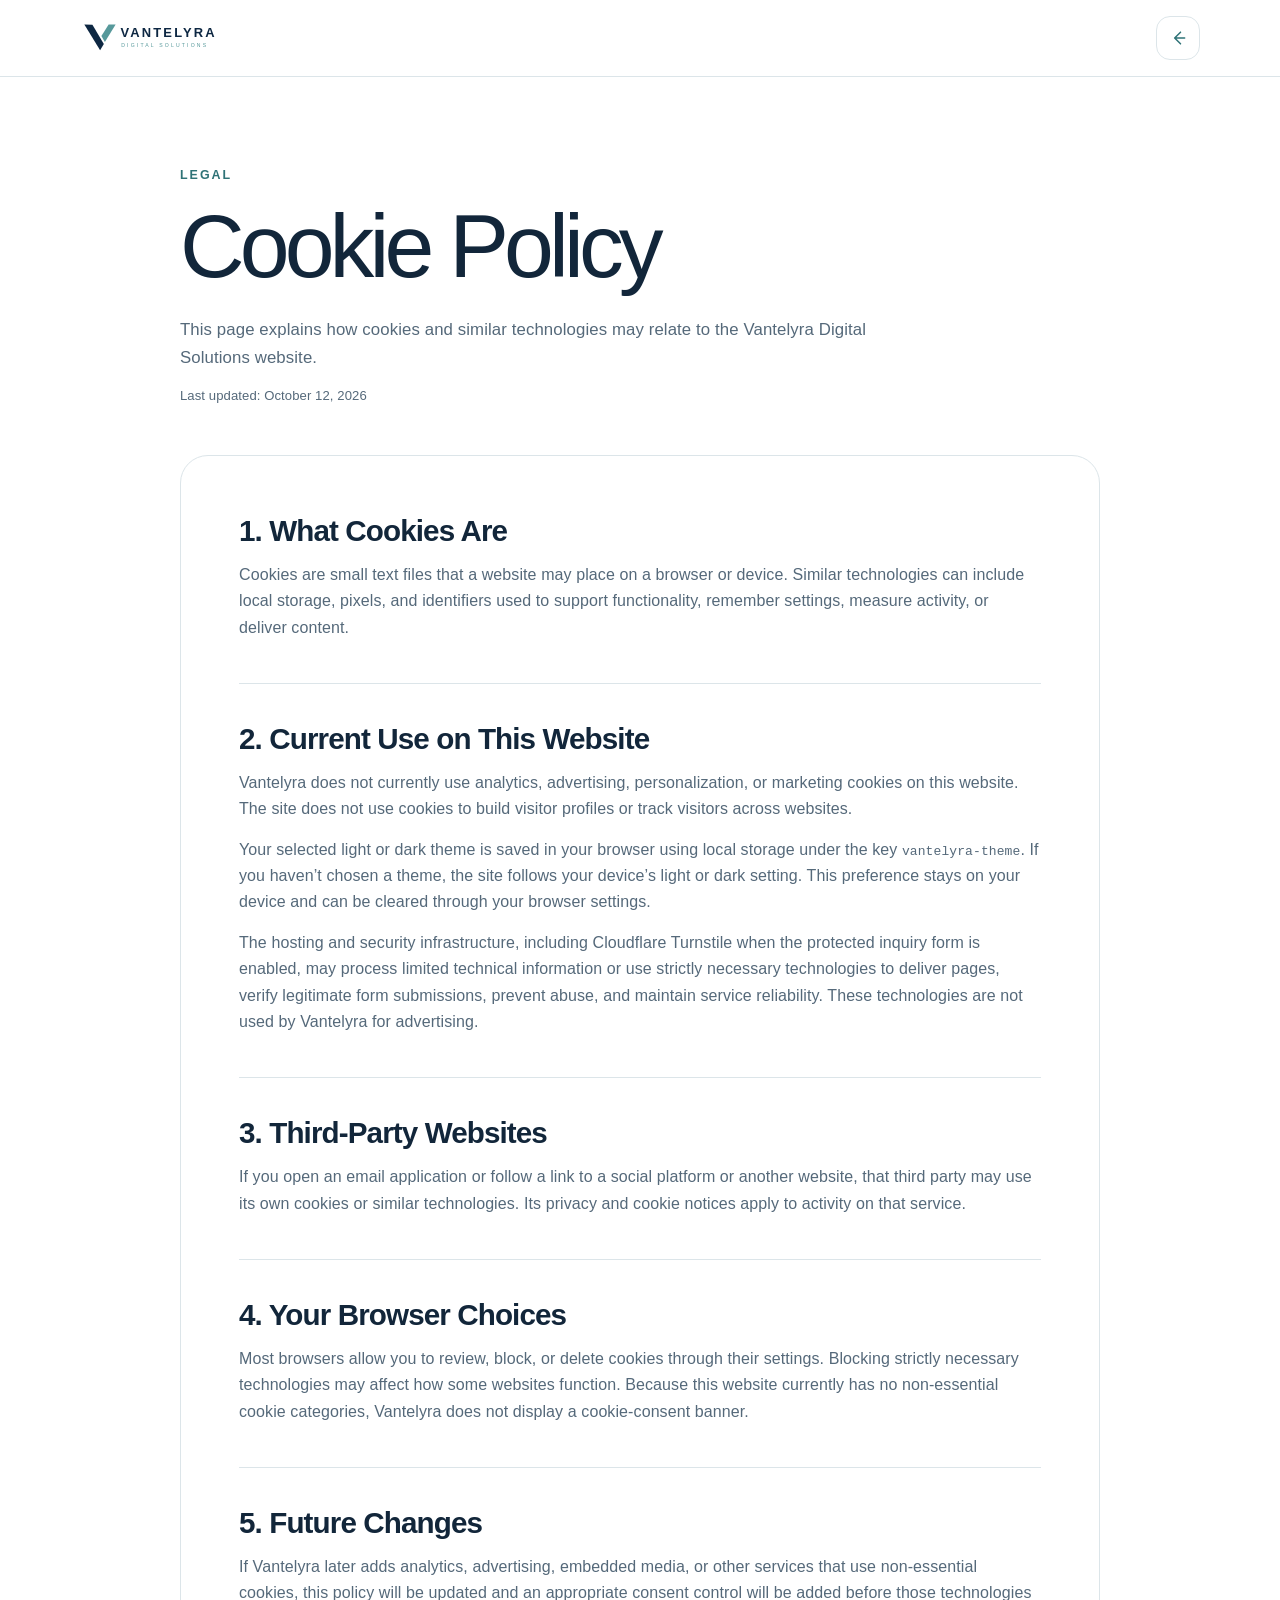
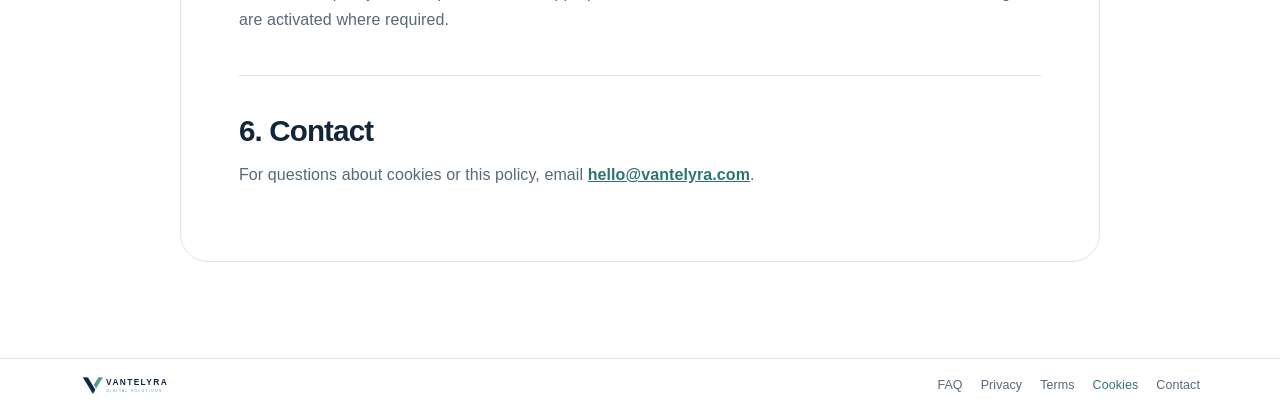
<file: cookie-policy.html>
<!DOCTYPE html>
<html lang="en">
<head>
  <meta charset="UTF-8" />
  <meta name="viewport" content="width=device-width, initial-scale=1.0" />
  <meta name="description" content="Cookie Policy for Vantelyra Digital Solutions." />
  <title>Cookie Policy | Vantelyra Digital Solutions</title>
  <link rel="icon" href="assets/favicon.svg" type="image/svg+xml" />
  <link rel="apple-touch-icon" href="assets/apple-touch-icon.png" />
  <meta name="theme-color" content="#ffffff" />
  <script src="theme-init.js?v=66"></script>
  <link rel="stylesheet" href="legal.css?v=95" />
  <link rel="stylesheet" href="legal-theme.css?v=75" />
</head>
<body>
  <header class="legal-header">
    <nav class="legal-nav" aria-label="Legal page navigation">
      <a class="legal-brand" href="index.html" aria-label="Vantelyra home">
        <img class="brand-light" src="assets/logo-horizontal.svg" alt="Vantelyra Digital Solutions" />
        <img class="brand-dark" src="assets/logo-horizontal-dark.svg" alt="Vantelyra Digital Solutions" />
      </a>
      <a class="back-home" href="index.html" aria-label="Back to Vantelyra website" title="Back to website">
        <svg viewBox="0 0 24 24" aria-hidden="true"><path d="M15 5 8 12l7 7M8.5 12H20"/></svg>
      </a>
    </nav>
  </header>

  <main class="legal-main">
    <div class="legal-eyebrow">Legal</div>
    <h1>Cookie Policy</h1>
    <p class="legal-intro">This page explains how cookies and similar technologies may relate to the Vantelyra Digital Solutions website.</p>
    <p class="legal-date">Last updated: October 12, 2026</p>

    <div class="legal-card">
      <section class="legal-section">
        <h2>1. What Cookies Are</h2>
        <p>Cookies are small text files that a website may place on a browser or device. Similar technologies can include local storage, pixels, and identifiers used to support functionality, remember settings, measure activity, or deliver content.</p>
      </section>

      <section class="legal-section">
        <h2>2. Current Use on This Website</h2>
        <p>Vantelyra does not currently use analytics, advertising, personalization, or marketing cookies on this website. The site does not use cookies to build visitor profiles or track visitors across websites.</p>
        <p>Your selected light or dark theme is saved in your browser using local storage under the key <code>vantelyra-theme</code>. If you haven’t chosen a theme, the site follows your device’s light or dark setting. This preference stays on your device and can be cleared through your browser settings.</p>
        <p>The hosting and security infrastructure, including Cloudflare Turnstile when the protected inquiry form is enabled, may process limited technical information or use strictly necessary technologies to deliver pages, verify legitimate form submissions, prevent abuse, and maintain service reliability. These technologies are not used by Vantelyra for advertising.</p>
      </section>

      <section class="legal-section">
        <h2>3. Third-Party Websites</h2>
        <p>If you open an email application or follow a link to a social platform or another website, that third party may use its own cookies or similar technologies. Its privacy and cookie notices apply to activity on that service.</p>
      </section>

      <section class="legal-section">
        <h2>4. Your Browser Choices</h2>
        <p>Most browsers allow you to review, block, or delete cookies through their settings. Blocking strictly necessary technologies may affect how some websites function. Because this website currently has no non-essential cookie categories, Vantelyra does not display a cookie-consent banner.</p>
      </section>

      <section class="legal-section">
        <h2>5. Future Changes</h2>
        <p>If Vantelyra later adds analytics, advertising, embedded media, or other services that use non-essential cookies, this policy will be updated and an appropriate consent control will be added before those technologies are activated where required.</p>
      </section>

      <section class="legal-section">
        <h2>6. Contact</h2>
        <p>For questions about cookies or this policy, email <a href="mailto:hello@vantelyra.com">hello@vantelyra.com</a>.</p>
      </section>
    </div>
  </main>

  <footer class="legal-footer">
    <div class="legal-footer-inner">
      <a href="index.html"><img class="brand-light" src="assets/logo-horizontal.svg" alt="Vantelyra Digital Solutions" />
        <img class="brand-dark" src="assets/logo-horizontal-dark.svg" alt="Vantelyra Digital Solutions" /></a>
      <nav class="legal-links" aria-label="Footer">
        <a href="faq.html">FAQ</a>
        <a href="privacy-policy.html">Privacy</a>
        <a href="terms-of-service.html">Terms</a>
        <a href="cookie-policy.html" aria-current="page">Cookies</a>
        <a href="mailto:hello@vantelyra.com">Contact</a>
      </nav>
    </div>
  </footer>
  <script src="theme.js?v=64" defer></script>
</body>
</html>
</file>
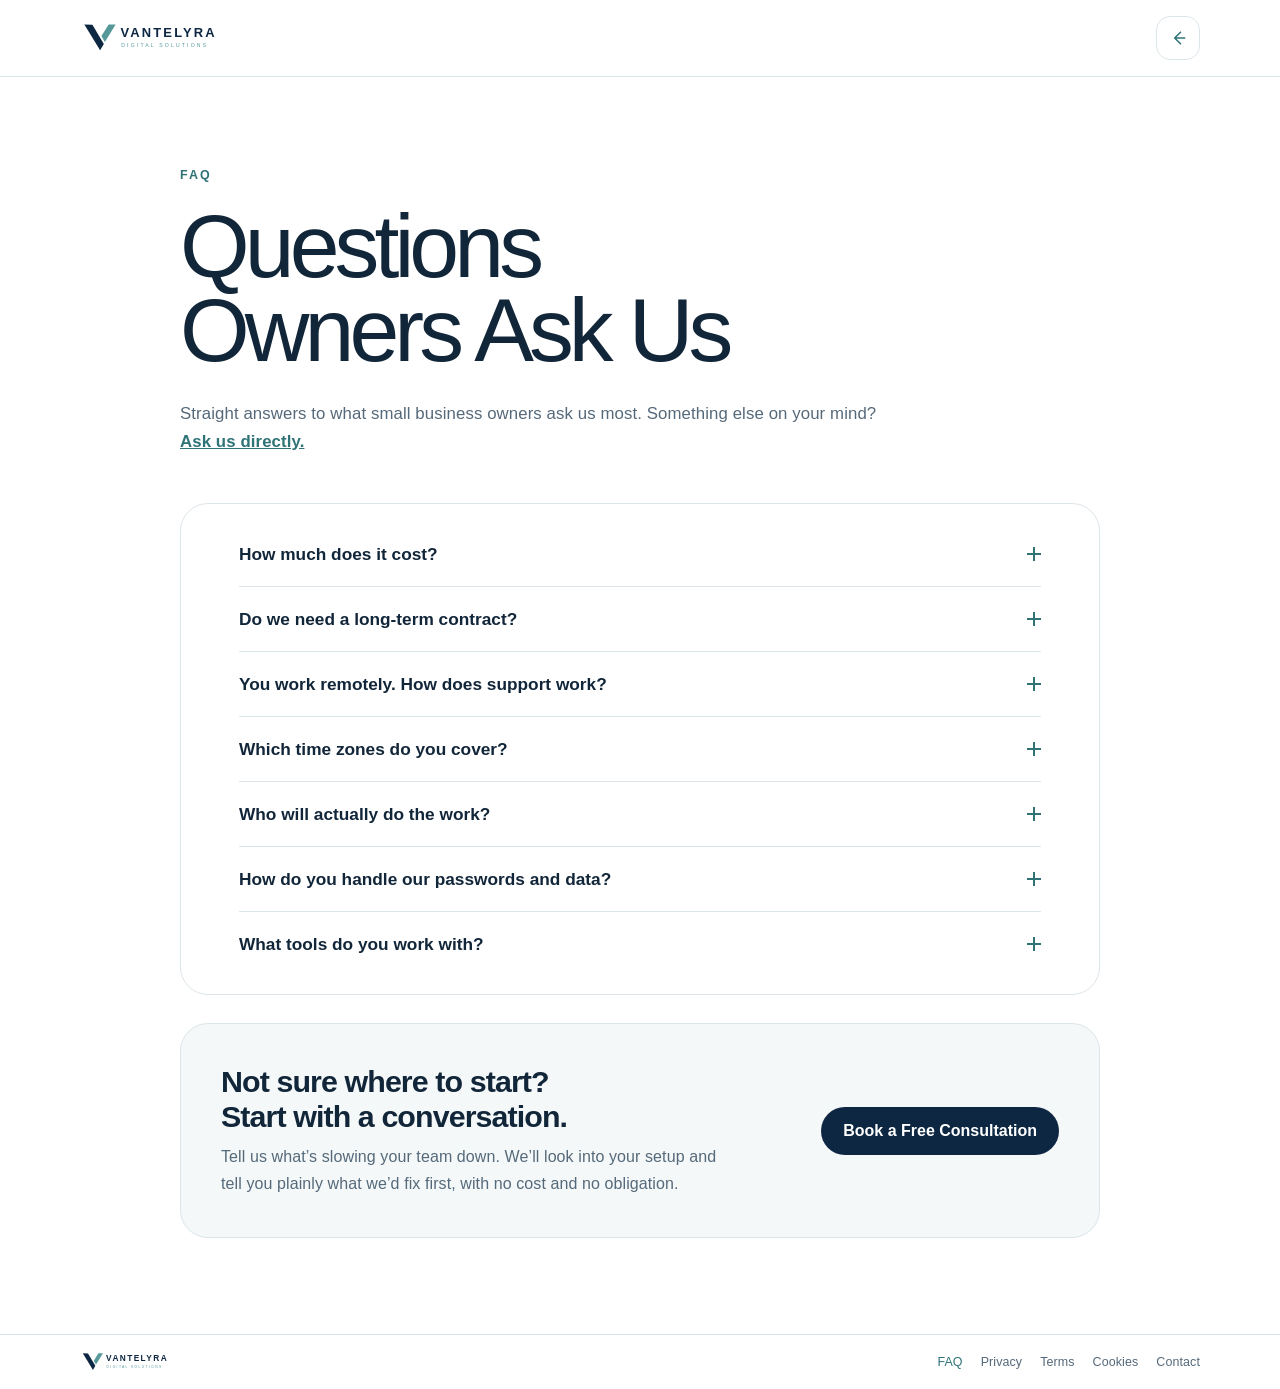
<file: faq.html>
<!DOCTYPE html>
<html lang="en">
<head>
  <meta charset="UTF-8" />
  <meta name="viewport" content="width=device-width, initial-scale=1.0" />
  <meta name="description" content="Answers to the questions small business owners ask Vantelyra about cost, contracts, remote support, time zones, security and tools." />
  <title>FAQ | Vantelyra Digital Solutions</title>
  <link rel="canonical" href="https://vantelyra.com/faq.html" />
  <link rel="icon" href="assets/favicon.svg" type="image/svg+xml" />
  <link rel="apple-touch-icon" href="assets/apple-touch-icon.png" />
  <meta name="theme-color" content="#ffffff" />
  <script src="theme-init.js?v=66"></script>
  <link rel="stylesheet" href="legal.css?v=95" />
  <link rel="stylesheet" href="legal-theme.css?v=75" />
  <script type="application/ld+json">{"@context": "https://schema.org", "@type": "FAQPage", "mainEntity": [{"@type": "Question", "name": "How much does it cost?", "acceptedAnswer": {"@type": "Answer", "text": "The first consultation and a first look at your setup are free. After that, every project gets a fixed quote before work starts, so you always know the price in advance. Monthly support plans are priced per user."}}, {"@type": "Question", "name": "Do we need a long-term contract?", "acceptedAnswer": {"@type": "Answer", "text": "No. Projects are scoped and priced one at a time, and monthly support runs month to month."}}, {"@type": "Question", "name": "You work remotely. How does support work?", "acceptedAnswer": {"@type": "Answer", "text": "We use secure remote-access tools, screen sharing and the chat or email your team already uses. Almost everything a small business needs, from accounts and security to cloud apps and data, can be managed remotely."}}, {"@type": "Question", "name": "Which time zones do you cover?", "acceptedAnswer": {"@type": "Answer", "text": "We’re based in the Philippines (UTC+8) and agree support hours that overlap with your working day before any plan starts."}}, {"@type": "Question", "name": "Who will actually do the work?", "acceptedAnswer": {"@type": "Answer", "text": "The specialists in our team. Each request has a named owner, so you always know who to talk to."}}, {"@type": "Question", "name": "How do you handle our passwords and data?", "acceptedAnswer": {"@type": "Answer", "text": "We never ask for passwords by email or chat. We use our own accounts with two-step sign-in, keep credentials in a password manager, give ourselves only the access the work needs, and remove it when the work ends. We’re happy to sign an NDA."}}, {"@type": "Question", "name": "What tools do you work with?", "acceptedAnswer": {"@type": "Answer", "text": "Microsoft 365, Google Workspace, Power BI, Excel, Power Automate, Zapier, Make and WordPress, plus the common cloud apps small businesses run on. If you use something else, ask us."}}]}</script>
</head>
<body>
  <header class="legal-header">
    <nav class="legal-nav" aria-label="FAQ page navigation">
      <a class="legal-brand" href="index.html" aria-label="Vantelyra home">
        <img class="brand-light" src="assets/logo-horizontal.svg" alt="Vantelyra Digital Solutions" />
        <img class="brand-dark" src="assets/logo-horizontal-dark.svg" alt="Vantelyra Digital Solutions" />
      </a>
      <a class="back-home" href="index.html" aria-label="Back to Vantelyra website" title="Back to website">
        <svg viewBox="0 0 24 24" aria-hidden="true"><path d="M15 5 8 12l7 7M8.5 12H20"/></svg>
      </a>
    </nav>
  </header>

  <main class="legal-main">
    <div class="legal-eyebrow">FAQ</div>
    <h1>Questions Owners Ask Us</h1>
    <p class="legal-intro">Straight answers to what small business owners ask us most. Something else on your mind? <a href="index.html#contact">Ask us directly.</a></p>

    <div class="legal-card faq-card">
      <div class="faq-list">
        <details>
          <summary>How much does it cost?</summary>
          <p>The first consultation and a first look at your setup are free. After that, every project gets a fixed quote before work starts, so you always know the price in advance. Monthly support plans are priced per user.</p>
        </details>
        <details>
          <summary>Do we need a long-term contract?</summary>
          <p>No. Projects are scoped and priced one at a time, and monthly support runs month to month.</p>
        </details>
        <details>
          <summary>You work remotely. How does support work?</summary>
          <p>We use secure remote-access tools, screen sharing and the chat or email your team already uses. Almost everything a small business needs, from accounts and security to cloud apps and data, can be managed remotely.</p>
        </details>
        <details>
          <summary>Which time zones do you cover?</summary>
          <p>We’re based in the Philippines (UTC+8) and agree support hours that overlap with your working day before any plan starts.</p>
        </details>
        <details>
          <summary>Who will actually do the work?</summary>
          <p>The specialists in <a href="index.html#team">our team</a>. Each request has a named owner, so you always know who to talk to.</p>
        </details>
        <details>
          <summary>How do you handle our passwords and data?</summary>
          <p>We never ask for passwords by email or chat. We use our own accounts with two-step sign-in, keep credentials in a password manager, give ourselves only the access the work needs, and remove it when the work ends. We’re happy to sign an NDA.</p>
        </details>
        <details>
          <summary>What tools do you work with?</summary>
          <p>Microsoft 365, Google Workspace, Power BI, Excel, Power Automate, Zapier, Make and WordPress, plus the common cloud apps small businesses run on. If you use something else, ask us.</p>
        </details>
      </div>
    </div>

    <section class="faq-cta" aria-labelledby="cta-heading">
      <div>
        <h2 id="cta-heading">Not sure where to start? Start with a conversation.</h2>
        <p>Tell us what’s slowing your team down. We’ll look into your setup and tell you plainly what we’d fix first, with no cost and no obligation.</p>
      </div>
      <a class="faq-cta-btn" href="index.html?quote=consult#contact">Book a Free Consultation</a>
    </section>
  </main>

  <footer class="legal-footer">
    <div class="legal-footer-inner">
      <a href="index.html"><img class="brand-light" src="assets/logo-horizontal.svg" alt="Vantelyra Digital Solutions" />
        <img class="brand-dark" src="assets/logo-horizontal-dark.svg" alt="Vantelyra Digital Solutions" /></a>
      <nav class="legal-links" aria-label="Footer">
        <a href="faq.html" aria-current="page">FAQ</a>
        <a href="privacy-policy.html">Privacy</a>
        <a href="terms-of-service.html">Terms</a>
        <a href="cookie-policy.html">Cookies</a>
        <a href="mailto:hello@vantelyra.com">Contact</a>
      </nav>
    </div>
  </footer>
  <script src="theme.js?v=64" defer></script>
</body>
</html>
</file>
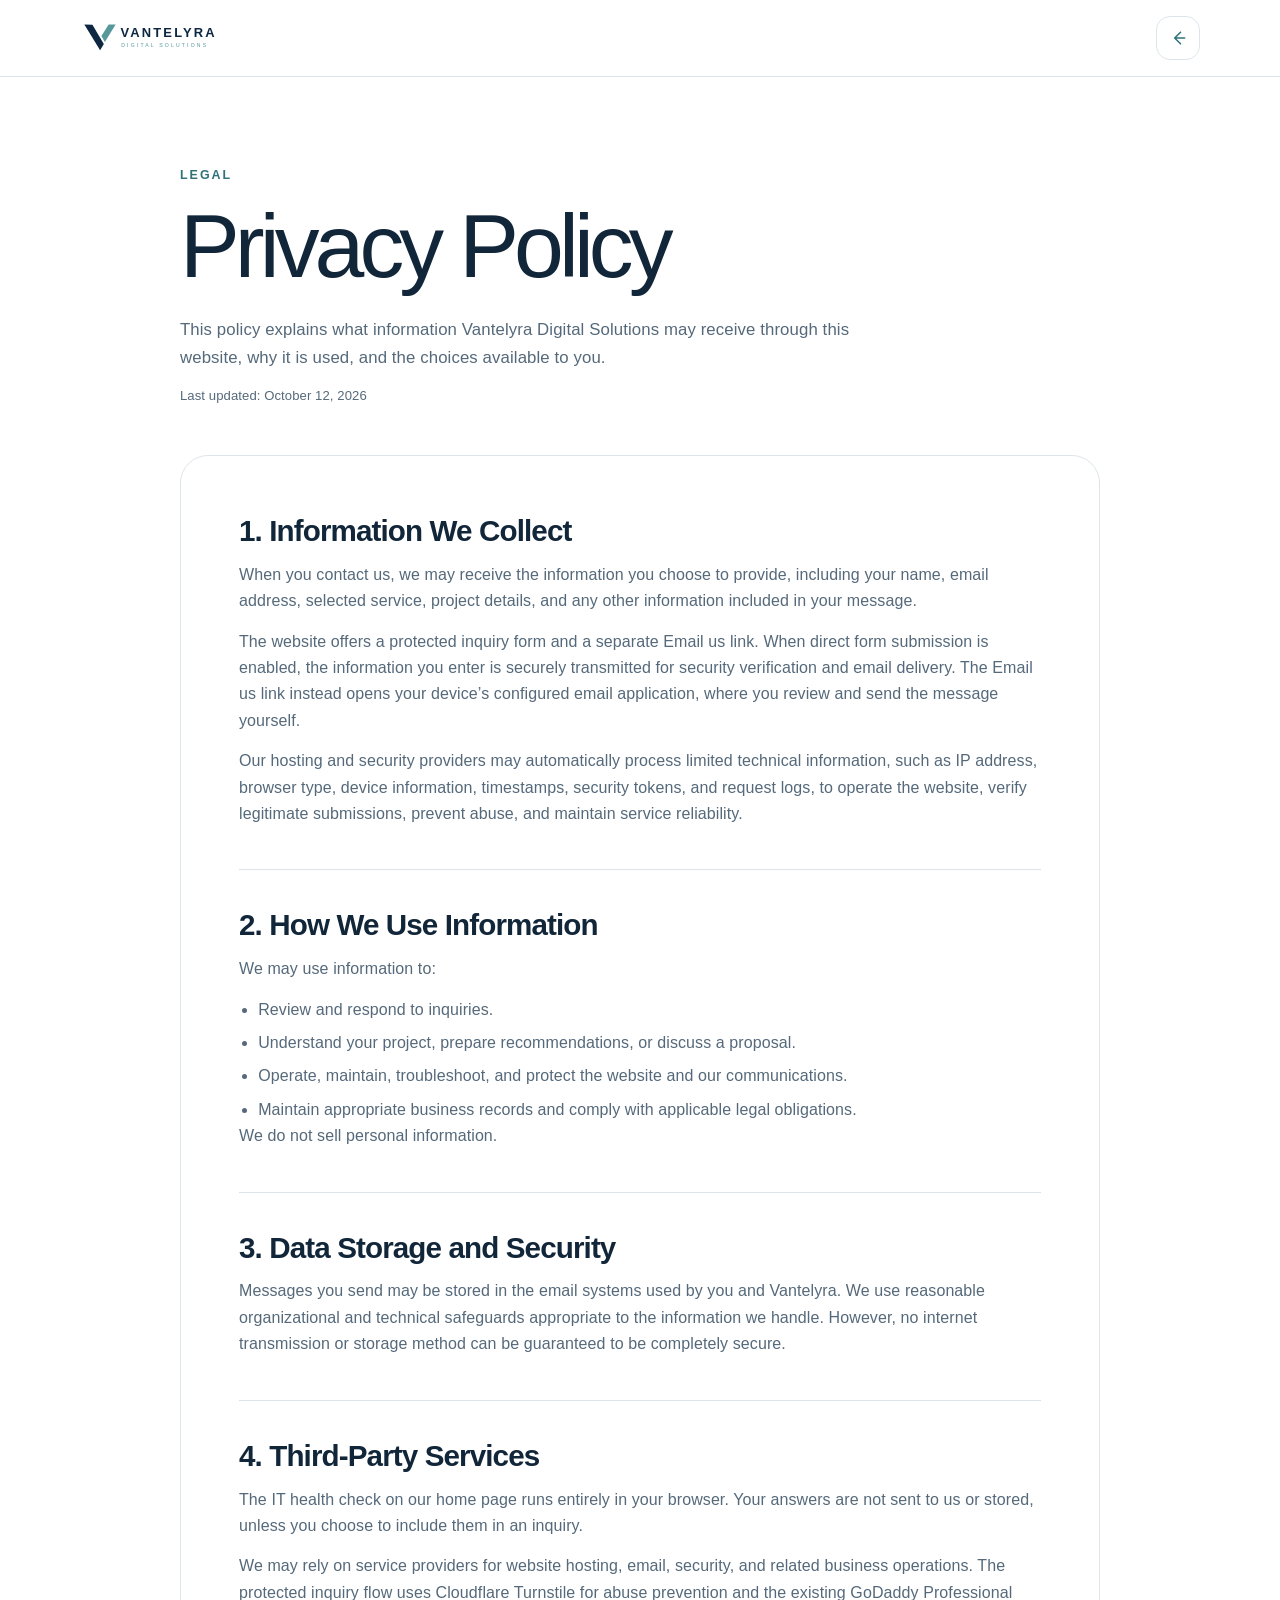
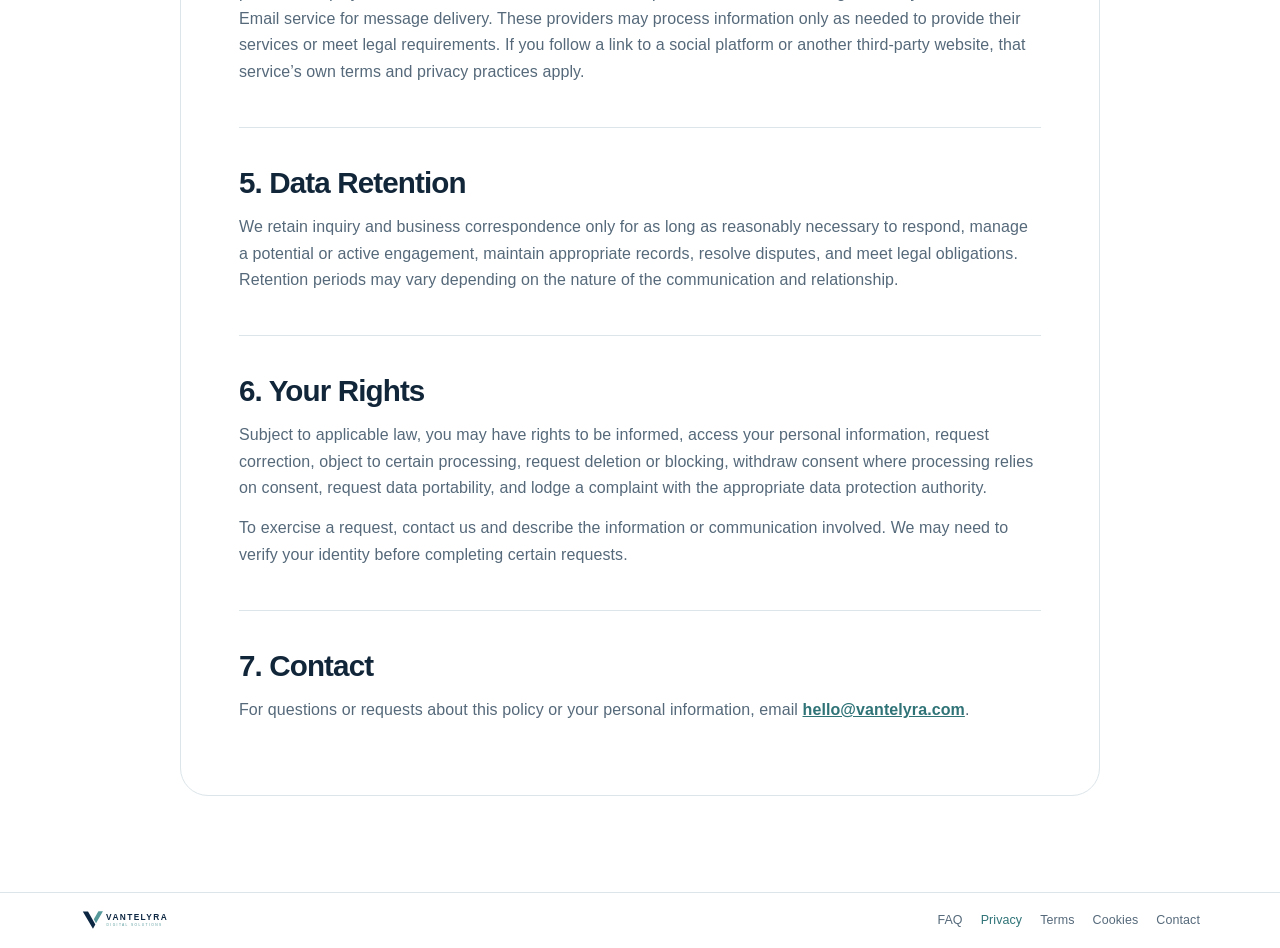
<file: privacy-policy.html>
<!DOCTYPE html>
<html lang="en">
<head>
  <meta charset="UTF-8" />
  <meta name="viewport" content="width=device-width, initial-scale=1.0" />
  <meta name="description" content="Privacy Policy for Vantelyra Digital Solutions." />
  <title>Privacy Policy | Vantelyra Digital Solutions</title>
  <link rel="icon" href="assets/favicon.svg" type="image/svg+xml" />
  <link rel="apple-touch-icon" href="assets/apple-touch-icon.png" />
  <meta name="theme-color" content="#ffffff" />
  <script src="theme-init.js?v=66"></script>
  <link rel="stylesheet" href="legal.css?v=95" />
  <link rel="stylesheet" href="legal-theme.css?v=75" />
</head>
<body>
  <header class="legal-header">
    <nav class="legal-nav" aria-label="Legal page navigation">
      <a class="legal-brand" href="index.html" aria-label="Vantelyra home">
        <img class="brand-light" src="assets/logo-horizontal.svg" alt="Vantelyra Digital Solutions" />
        <img class="brand-dark" src="assets/logo-horizontal-dark.svg" alt="Vantelyra Digital Solutions" />
      </a>
      <a class="back-home" href="index.html" aria-label="Back to Vantelyra website" title="Back to website">
        <svg viewBox="0 0 24 24" aria-hidden="true"><path d="M15 5 8 12l7 7M8.5 12H20"/></svg>
      </a>
    </nav>
  </header>

  <main class="legal-main">
    <div class="legal-eyebrow">Legal</div>
    <h1>Privacy Policy</h1>
    <p class="legal-intro">This policy explains what information Vantelyra Digital Solutions may receive through this website, why it is used, and the choices available to you.</p>
    <p class="legal-date">Last updated: October 12, 2026</p>

    <div class="legal-card">
      <section class="legal-section">
        <h2>1. Information We Collect</h2>
        <p>When you contact us, we may receive the information you choose to provide, including your name, email address, selected service, project details, and any other information included in your message.</p>
        <p>The website offers a protected inquiry form and a separate Email us link. When direct form submission is enabled, the information you enter is securely transmitted for security verification and email delivery. The Email us link instead opens your device’s configured email application, where you review and send the message yourself.</p>
        <p>Our hosting and security providers may automatically process limited technical information, such as IP address, browser type, device information, timestamps, security tokens, and request logs, to operate the website, verify legitimate submissions, prevent abuse, and maintain service reliability.</p>
      </section>

      <section class="legal-section">
        <h2>2. How We Use Information</h2>
        <p>We may use information to:</p>
        <ul>
          <li>Review and respond to inquiries.</li>
          <li>Understand your project, prepare recommendations, or discuss a proposal.</li>
          <li>Operate, maintain, troubleshoot, and protect the website and our communications.</li>
          <li>Maintain appropriate business records and comply with applicable legal obligations.</li>
        </ul>
        <p>We do not sell personal information.</p>
      </section>

      <section class="legal-section">
        <h2>3. Data Storage and Security</h2>
        <p>Messages you send may be stored in the email systems used by you and Vantelyra. We use reasonable organizational and technical safeguards appropriate to the information we handle. However, no internet transmission or storage method can be guaranteed to be completely secure.</p>
      </section>

      <section class="legal-section">
        <h2>4. Third-Party Services</h2>
        <p>The IT health check on our home page runs entirely in your browser. Your answers are not sent to us or stored, unless you choose to include them in an inquiry.</p>
        <p>We may rely on service providers for website hosting, email, security, and related business operations. The protected inquiry flow uses Cloudflare Turnstile for abuse prevention and the existing GoDaddy Professional Email service for message delivery. These providers may process information only as needed to provide their services or meet legal requirements. If you follow a link to a social platform or another third-party website, that service’s own terms and privacy practices apply.</p>
      </section>

      <section class="legal-section">
        <h2>5. Data Retention</h2>
        <p>We retain inquiry and business correspondence only for as long as reasonably necessary to respond, manage a potential or active engagement, maintain appropriate records, resolve disputes, and meet legal obligations. Retention periods may vary depending on the nature of the communication and relationship.</p>
      </section>

      <section class="legal-section">
        <h2>6. Your Rights</h2>
        <p>Subject to applicable law, you may have rights to be informed, access your personal information, request correction, object to certain processing, request deletion or blocking, withdraw consent where processing relies on consent, request data portability, and lodge a complaint with the appropriate data protection authority.</p>
        <p>To exercise a request, contact us and describe the information or communication involved. We may need to verify your identity before completing certain requests.</p>
      </section>

      <section class="legal-section">
        <h2>7. Contact</h2>
        <p>For questions or requests about this policy or your personal information, email <a href="mailto:hello@vantelyra.com">hello@vantelyra.com</a>.</p>
      </section>
    </div>
  </main>

  <footer class="legal-footer">
    <div class="legal-footer-inner">
      <a href="index.html"><img class="brand-light" src="assets/logo-horizontal.svg" alt="Vantelyra Digital Solutions" />
        <img class="brand-dark" src="assets/logo-horizontal-dark.svg" alt="Vantelyra Digital Solutions" /></a>
      <nav class="legal-links" aria-label="Footer">
        <a href="faq.html">FAQ</a>
        <a href="privacy-policy.html" aria-current="page">Privacy</a>
        <a href="terms-of-service.html">Terms</a>
        <a href="cookie-policy.html">Cookies</a>
        <a href="mailto:hello@vantelyra.com">Contact</a>
      </nav>
    </div>
  </footer>
  <script src="theme.js?v=64" defer></script>
</body>
</html>
</file>
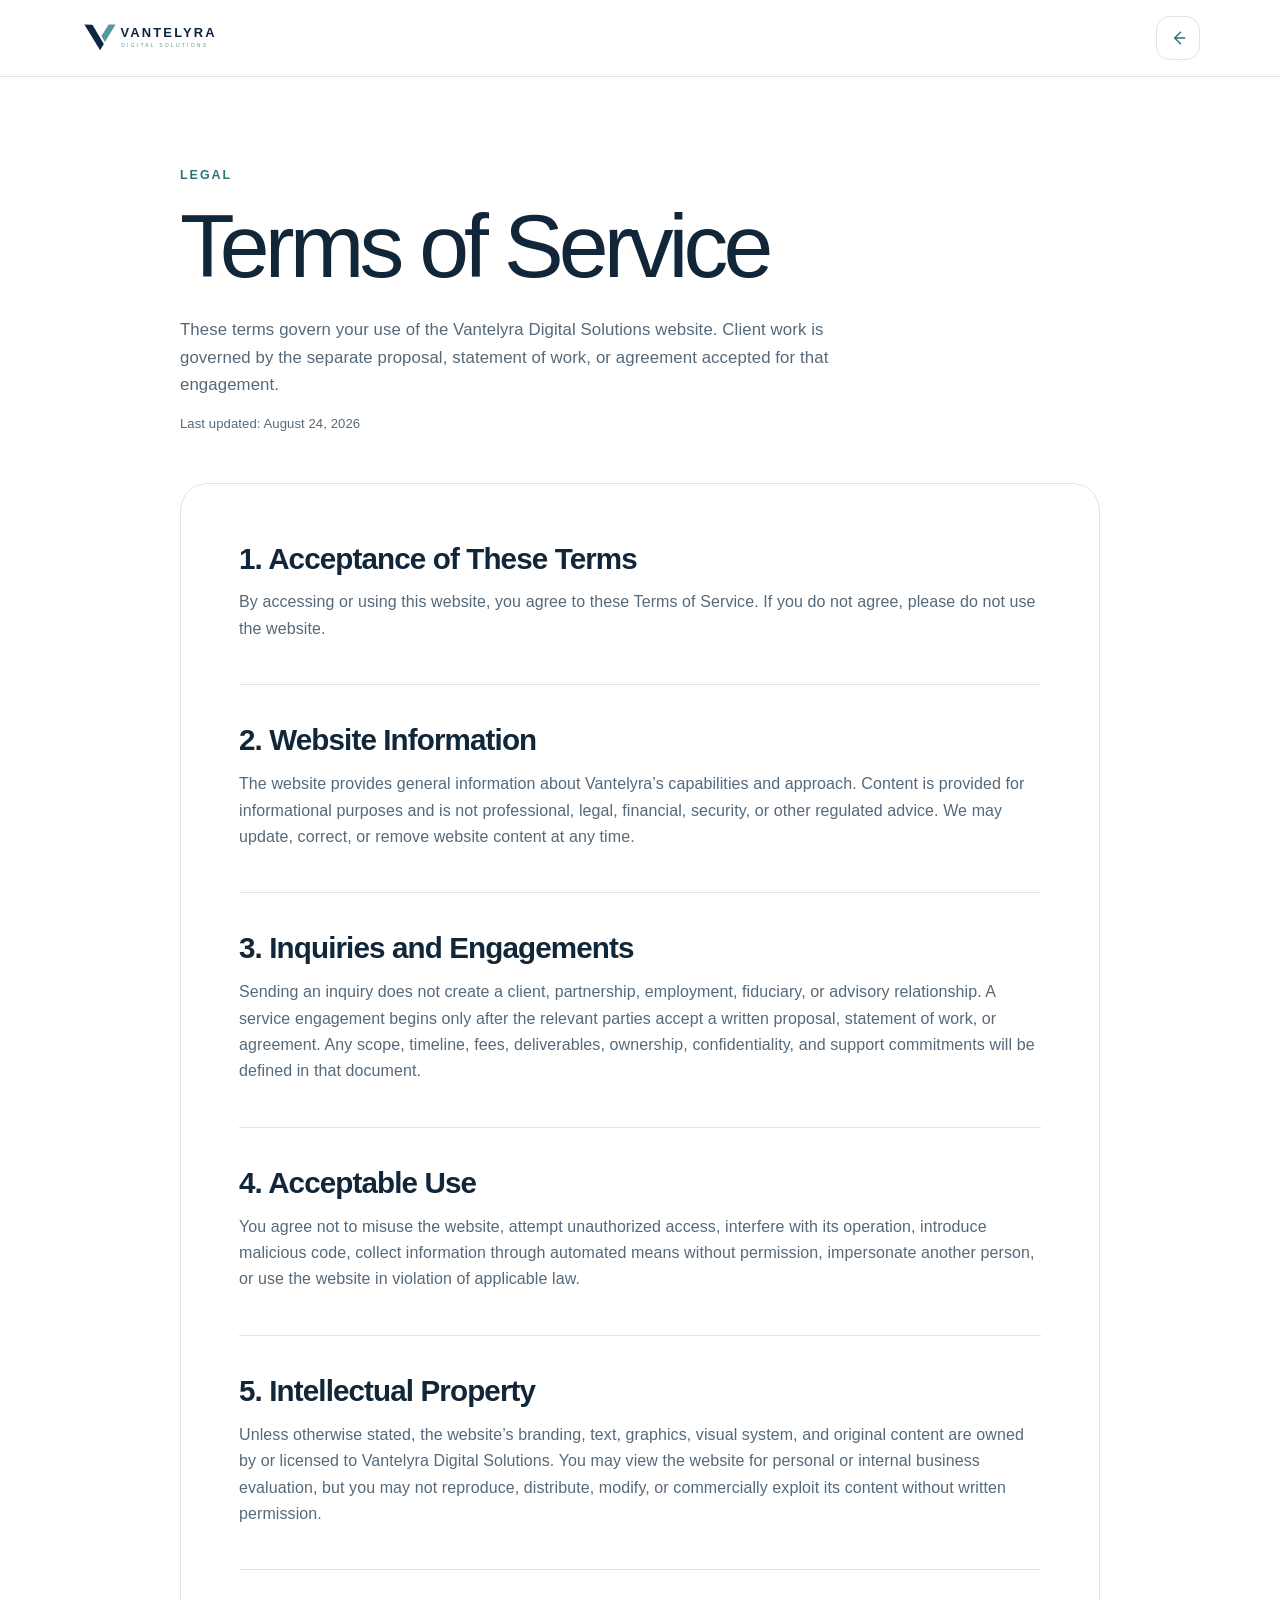
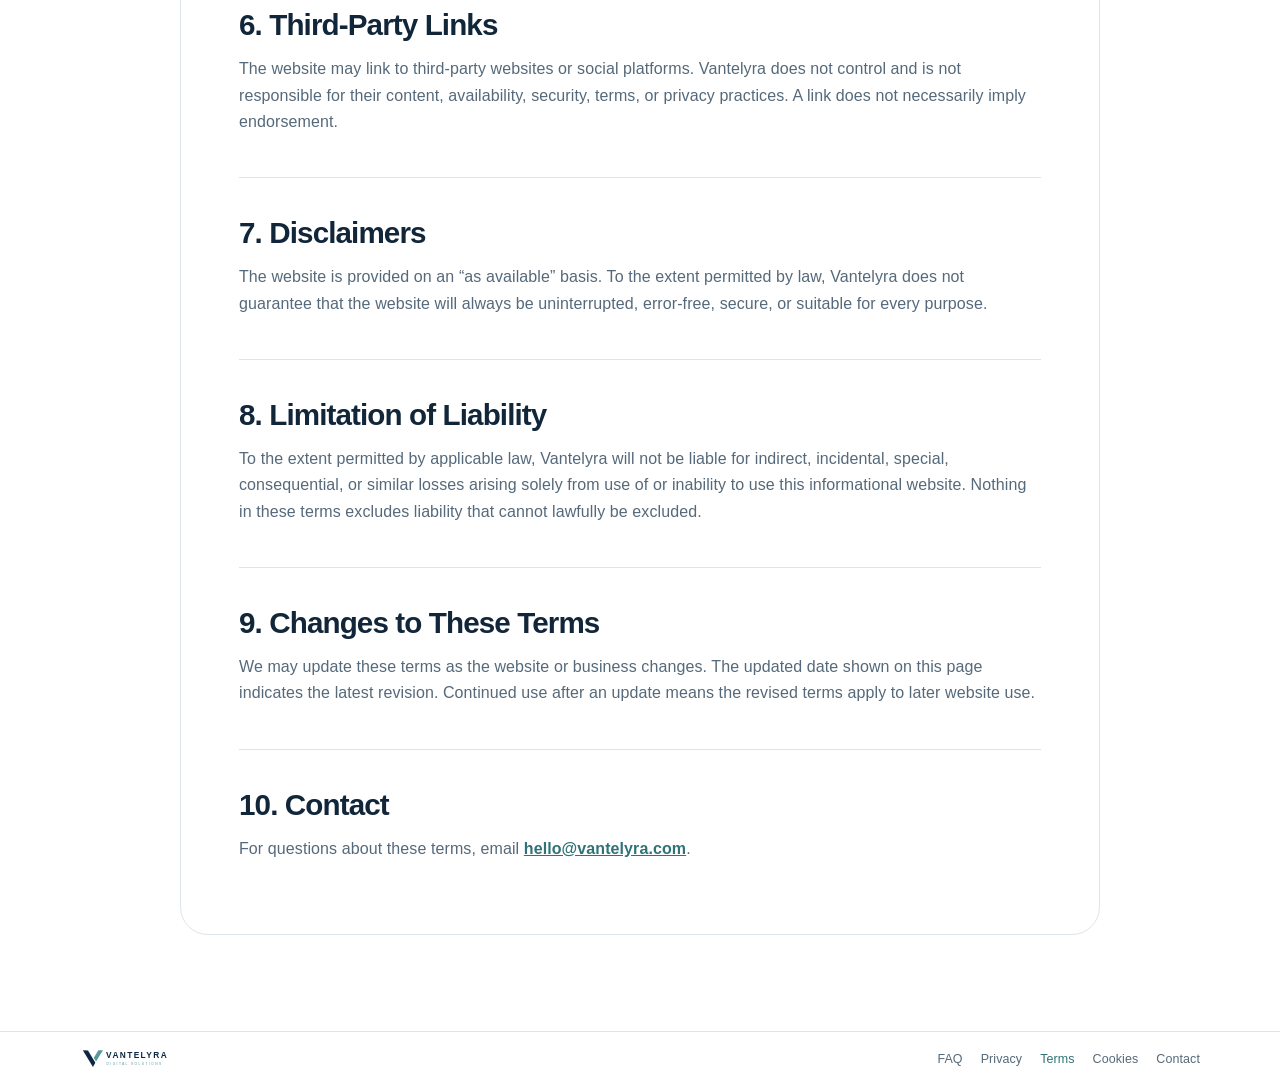
<file: terms-of-service.html>
<!DOCTYPE html>
<html lang="en">
<head>
  <meta charset="UTF-8" />
  <meta name="viewport" content="width=device-width, initial-scale=1.0" />
  <meta name="description" content="Website Terms of Service for Vantelyra Digital Solutions." />
  <title>Terms of Service | Vantelyra Digital Solutions</title>
  <link rel="icon" href="assets/favicon.svg" type="image/svg+xml" />
  <link rel="apple-touch-icon" href="assets/apple-touch-icon.png" />
  <meta name="theme-color" content="#ffffff" />
  <script src="theme-init.js?v=66"></script>
  <link rel="stylesheet" href="legal.css?v=95" />
  <link rel="stylesheet" href="legal-theme.css?v=75" />
</head>
<body>
  <header class="legal-header">
    <nav class="legal-nav" aria-label="Legal page navigation">
      <a class="legal-brand" href="index.html" aria-label="Vantelyra home">
        <img class="brand-light" src="assets/logo-horizontal.svg" alt="Vantelyra Digital Solutions" />
        <img class="brand-dark" src="assets/logo-horizontal-dark.svg" alt="Vantelyra Digital Solutions" />
      </a>
      <a class="back-home" href="index.html" aria-label="Back to Vantelyra website" title="Back to website">
        <svg viewBox="0 0 24 24" aria-hidden="true"><path d="M15 5 8 12l7 7M8.5 12H20"/></svg>
      </a>
    </nav>
  </header>

  <main class="legal-main">
    <div class="legal-eyebrow">Legal</div>
    <h1>Terms of Service</h1>
    <p class="legal-intro">These terms govern your use of the Vantelyra Digital Solutions website. Client work is governed by the separate proposal, statement of work, or agreement accepted for that engagement.</p>
    <p class="legal-date">Last updated: August 24, 2026</p>

    <div class="legal-card">
      <section class="legal-section">
        <h2>1. Acceptance of These Terms</h2>
        <p>By accessing or using this website, you agree to these Terms of Service. If you do not agree, please do not use the website.</p>
      </section>

      <section class="legal-section">
        <h2>2. Website Information</h2>
        <p>The website provides general information about Vantelyra’s capabilities and approach. Content is provided for informational purposes and is not professional, legal, financial, security, or other regulated advice. We may update, correct, or remove website content at any time.</p>
      </section>

      <section class="legal-section">
        <h2>3. Inquiries and Engagements</h2>
        <p>Sending an inquiry does not create a client, partnership, employment, fiduciary, or advisory relationship. A service engagement begins only after the relevant parties accept a written proposal, statement of work, or agreement. Any scope, timeline, fees, deliverables, ownership, confidentiality, and support commitments will be defined in that document.</p>
      </section>

      <section class="legal-section">
        <h2>4. Acceptable Use</h2>
        <p>You agree not to misuse the website, attempt unauthorized access, interfere with its operation, introduce malicious code, collect information through automated means without permission, impersonate another person, or use the website in violation of applicable law.</p>
      </section>

      <section class="legal-section">
        <h2>5. Intellectual Property</h2>
        <p>Unless otherwise stated, the website’s branding, text, graphics, visual system, and original content are owned by or licensed to Vantelyra Digital Solutions. You may view the website for personal or internal business evaluation, but you may not reproduce, distribute, modify, or commercially exploit its content without written permission.</p>
      </section>

      <section class="legal-section">
        <h2>6. Third-Party Links</h2>
        <p>The website may link to third-party websites or social platforms. Vantelyra does not control and is not responsible for their content, availability, security, terms, or privacy practices. A link does not necessarily imply endorsement.</p>
      </section>

      <section class="legal-section">
        <h2>7. Disclaimers</h2>
        <p>The website is provided on an “as available” basis. To the extent permitted by law, Vantelyra does not guarantee that the website will always be uninterrupted, error-free, secure, or suitable for every purpose.</p>
      </section>

      <section class="legal-section">
        <h2>8. Limitation of Liability</h2>
        <p>To the extent permitted by applicable law, Vantelyra will not be liable for indirect, incidental, special, consequential, or similar losses arising solely from use of or inability to use this informational website. Nothing in these terms excludes liability that cannot lawfully be excluded.</p>
      </section>

      <section class="legal-section">
        <h2>9. Changes to These Terms</h2>
        <p>We may update these terms as the website or business changes. The updated date shown on this page indicates the latest revision. Continued use after an update means the revised terms apply to later website use.</p>
      </section>

      <section class="legal-section">
        <h2>10. Contact</h2>
        <p>For questions about these terms, email <a href="mailto:hello@vantelyra.com">hello@vantelyra.com</a>.</p>
      </section>
    </div>
  </main>

  <footer class="legal-footer">
    <div class="legal-footer-inner">
      <a href="index.html"><img class="brand-light" src="assets/logo-horizontal.svg" alt="Vantelyra Digital Solutions" />
        <img class="brand-dark" src="assets/logo-horizontal-dark.svg" alt="Vantelyra Digital Solutions" /></a>
      <nav class="legal-links" aria-label="Footer">
        <a href="faq.html">FAQ</a>
        <a href="privacy-policy.html">Privacy</a>
        <a href="terms-of-service.html" aria-current="page">Terms</a>
        <a href="cookie-policy.html">Cookies</a>
        <a href="mailto:hello@vantelyra.com">Contact</a>
      </nav>
    </div>
  </footer>
  <script src="theme.js?v=64" defer></script>
</body>
</html>
</file>
<file: site.css>
/* Vantelyra — single stylesheet for the home page.
   Brand: navy #0D2742, teal #57999B. Light and dark themes share one set of tokens. */

:root {
  --navy: #0d2742;
  --teal: #57999b;
  --teal-ink: #2f7377;      /* teal that passes contrast as text on white */
  --canvas: #ffffff;
  --wash: #f4f8f8;
  --wash-glass: rgba(235, 242, 242, .55);   /* --wash over white, but see-through */
  --grid-line: rgba(13, 39, 66, .055);
  --surface: #ffffff;
  --raised: #eef4f4;
  --ink: #12263a;
  --muted: #55697a;
  --line: #dce5e9;
  --line-strong: #c4d3d9;
  --btn-bg: #0d2742;
  --btn-ink: #ffffff;
  --header-glass: rgba(255, 255, 255, .92);
  --panel: #0f2c45;          /* IT check panel, both themes */
  --panel-ink: #eef5f5;
  --panel-muted: #a9c3c8;
  --panel-line: rgba(169, 203, 207, .22);
  --good: #2b7a57;
  --warn: #a8670f;
  --risk: #b13f37;
  --shadow: 0 18px 44px rgba(13, 39, 66, .08);
  --radius: 18px;
  --wrap: 1200px;
  --pad: clamp(72px, 9vw, 120px);
  --font: Aptos, "Segoe UI Variable Text", "Segoe UI", "Helvetica Neue", Arial, sans-serif;
  color-scheme: light;
}

:root[data-theme="dark"] {
  --teal: #79afb0;
  --teal-ink: #8cc3c4;
  --canvas: #111315;
  --wash: #16191c;
  --wash-glass: rgba(26, 30, 34, .55);
  --grid-line: rgba(255, 255, 255, .045);
  --surface: #1b1f22;
  --raised: #232a2e;
  --ink: #e2e9e9;
  --muted: #a6b4b8;
  --line: #2f383d;
  --line-strong: #43505a;
  --btn-bg: #88b8bc;
  --btn-ink: #0d2427;
  --header-glass: rgba(17, 19, 21, .92);
  --panel: #14324a;
  --good: #6cc79a;
  --warn: #e2ad52;
  --risk: #ec8d84;
  --shadow: 0 18px 44px rgba(0, 0, 0, .28);
  color-scheme: dark;
}

/* ---------- Base ---------- */
*, *::before, *::after { box-sizing: border-box; }
html { scroll-behavior: smooth; -webkit-text-size-adjust: 100%; }
body {
  margin: 0;
  font-family: var(--font);
  font-size: 1.0625rem;
  line-height: 1.65;
  color: var(--ink);
  background: var(--canvas);
  text-rendering: optimizeLegibility;
}
img, svg { display: block; max-width: 100%; }
a { color: inherit; }
button, input, textarea, select { font: inherit; color: inherit; }
h1, h2, h3 { margin: 0; font-weight: 500; color: var(--ink); text-wrap: balance; }
p { margin: 0; text-wrap: pretty; }
ul, ol { margin: 0; padding: 0; }

.wrap { width: min(calc(100% - 48px), var(--wrap)); margin-inline: auto; }
.section { padding-block: var(--pad); scroll-margin-top: 72px; }
.section-wash { background: var(--wash-glass); }
.section-head { max-width: 680px; margin-bottom: clamp(36px, 5vw, 56px); }
.section-head h2 {
  font-size: clamp(2.1rem, 3.8vw, 3.25rem);
  line-height: 1.06;
  letter-spacing: -.032em;
}
.section-head p { margin-top: 18px; color: var(--muted); font-size: 1.1rem; }

.skip-link {
  position: absolute; left: -9999px; top: 8px; z-index: 999;
  padding: 10px 14px; background: var(--navy); color: #fff; border-radius: 8px;
}
.skip-link:focus { left: 8px; }
.sr-only {
  position: absolute; width: 1px; height: 1px; padding: 0; margin: -1px;
  overflow: hidden; clip: rect(0 0 0 0); white-space: nowrap; border: 0;
}
:focus-visible { outline: 3px solid var(--teal); outline-offset: 3px; border-radius: 6px; }

.brand-dark { display: none; }
[data-theme="dark"] .brand-light { display: none; }
[data-theme="dark"] .brand-dark { display: block; }

/* ---------- Buttons and links ---------- */
.btn {
  display: inline-flex; align-items: center; justify-content: center;
  min-height: 50px; padding: 0 24px;
  border: 1px solid transparent; border-radius: 999px;
  font-weight: 600; font-size: 1rem; letter-spacing: .005em;
  text-decoration: none; cursor: pointer;
  transition: filter .2s ease, background-color .2s ease, border-color .2s ease, color .2s ease;
}
.btn-primary { background: var(--btn-bg); color: var(--btn-ink); }
.btn-primary:hover { filter: brightness(1.15); }
.btn-secondary { background: transparent; color: var(--ink); border-color: var(--line-strong); }
.btn-secondary:hover { border-color: var(--teal); color: var(--teal-ink); }
.btn-small { min-height: 42px; padding: 0 18px; font-size: .94rem; }

.text-link {
  color: var(--teal-ink); font-weight: 600;
  text-decoration: underline; text-decoration-thickness: 1px; text-underline-offset: 4px;
}
.text-link:hover { text-decoration-thickness: 2px; }

.icon-btn {
  display: inline-grid; place-items: center;
  width: 42px; height: 42px; padding: 0;
  border: 1px solid var(--line); border-radius: 50%;
  background: transparent; color: var(--ink); cursor: pointer;
}
.icon-btn:hover { border-color: var(--teal); color: var(--teal-ink); }
.icon-btn svg { width: 20px; height: 20px; fill: none; stroke: currentColor; stroke-width: 1.7; stroke-linecap: round; stroke-linejoin: round; }

/* ---------- Header ---------- */
.site-header {
  position: sticky; top: 0; z-index: 100;
  background: var(--header-glass);
  border-bottom: 1px solid var(--line);
  backdrop-filter: blur(14px);
  -webkit-backdrop-filter: blur(14px);
}
.header-bar { display: flex; align-items: center; gap: 28px; height: 72px; }
.brand { flex: 0 0 auto; display: block; }
.brand img { width: 228px; height: auto; }
.nav { display: flex; align-items: center; gap: 26px; margin-left: auto; font-size: .95rem; font-weight: 600; }
.nav a:not(.btn) { color: var(--muted); text-decoration: none; }
.nav a:not(.btn):hover { color: var(--teal-ink); }
.header-tools { display: none; align-items: center; gap: 8px; } /* only holds the phone menu button */
.nav-theme { display: none; }
.nav-theme svg { width: 18px; height: 18px; fill: none; stroke: currentColor; stroke-width: 1.7; stroke-linecap: round; stroke-linejoin: round; }
.nav-theme .icon-sun, .nav-theme .when-dark { display: none; }
[data-theme="dark"] .nav-theme .icon-sun, [data-theme="dark"] .nav-theme .when-dark { display: inline; }
[data-theme="dark"] .nav-theme .icon-moon, [data-theme="dark"] .nav-theme .when-light { display: none; }
.menu-toggle { display: none; }
.menu-toggle span { display: block; width: 18px; height: 2px; margin: 2px 0; background: var(--ink); border-radius: 2px; transition: transform .2s ease, opacity .2s ease; }
.menu-toggle { gap: 0; align-content: center; justify-items: center; }
.menu-toggle[aria-expanded="true"] span:nth-child(1) { transform: translateY(6px) rotate(45deg); }
.menu-toggle[aria-expanded="true"] span:nth-child(2) { opacity: 0; }
.menu-toggle[aria-expanded="true"] span:nth-child(3) { transform: translateY(-6px) rotate(-45deg); }

/* ---------- Hero ---------- */
.hero { padding-block: clamp(64px, 9vw, 120px) clamp(56px, 7vw, 96px); overflow: clip; }
/* Clipping keeps the spinning ring and the cursor animations from adding scroll space. */
.hero-grid { display: grid; grid-template-columns: minmax(0, 1.25fr) minmax(0, .75fr); gap: 48px; align-items: center; }
.hero h1 {
  max-width: 14ch;
  font-size: clamp(2.7rem, 6vw, 5.1rem);
  line-height: 1.02;
  letter-spacing: -.04em;
}
.hero-lead { max-width: 60ch; margin-top: 28px; color: var(--muted); font-size: 1.16rem; line-height: 1.7; }
.hero-actions { display: flex; flex-wrap: wrap; gap: 12px; margin-top: 34px; }
.hero-promises { display: flex; flex-wrap: wrap; gap: 10px 26px; margin-top: 32px; list-style: none; color: var(--ink); font-size: .95rem; font-weight: 500; }
.hero-promises li { display: flex; align-items: center; gap: 9px; }
.hero-promises li::before {
  content: ""; flex: 0 0 auto; width: 18px; height: 18px; border-radius: 50%;
  background: var(--raised) url("data:image/svg+xml,%3Csvg xmlns='http://www.w3.org/2000/svg' viewBox='0 0 24 24'%3E%3Cpath d='m7 12.5 3.2 3.2L17 9' fill='none' stroke='%232f7377' stroke-width='2.4' stroke-linecap='round' stroke-linejoin='round'/%3E%3C/svg%3E") center / 14px no-repeat;
}
[data-theme="dark"] .hero-promises li::before {
  background-image: url("data:image/svg+xml,%3Csvg xmlns='http://www.w3.org/2000/svg' viewBox='0 0 24 24'%3E%3Cpath d='m7 12.5 3.2 3.2L17 9' fill='none' stroke='%238cc3c4' stroke-width='2.4' stroke-linecap='round' stroke-linejoin='round'/%3E%3C/svg%3E");
}

/* ---------- Hero visual: the V on its own, with the story spread around it ----------
   The V sits alone in the middle of its column. The rings sit behind it, and the
   windows, uptime card and status notes float in the free space around it, so
   nothing ever covers the V. Everything here is decorative (aria-hidden). */
.hero { position: relative; isolation: isolate; }
.hero-visual {
  --v: min(64%, 400px);   /* the V's width */
  --edge: 0px;            /* how far the right-hand notes may reach past the column */
  --reach: 12px;          /* how far the left-hand windows may reach into the column gap */
  position: relative; display: grid; place-items: center; align-self: stretch;
}
.hero-mark { position: relative; z-index: 1; }
.hero-story { position: absolute; inset: 0; pointer-events: none; font-size: clamp(12px, .9vw, 16px); }

/* A soft glow behind the V. It doesn't move, so the V stays crisp. */
.hs-backdrop { position: absolute; left: 50%; top: 50%; width: calc(var(--v) * 1.32); aspect-ratio: 1; translate: -50% -50%; }
.hs-halo {
  position: absolute; inset: 2%; border-radius: 50%;
  background: radial-gradient(closest-side, rgba(87, 153, 155, .2), rgba(87, 153, 155, .06) 55%, transparent 75%);
}

/* The floating pieces. Each one is placed in a corner or along the edge of the
   column, outside the V. */
.hs-float, .hs-msg { position: absolute; z-index: 2; }
/* Left of the V: the task window, the client's messages and the app window. */
.hs-task { left: calc(-1 * var(--reach)); top: 0; width: 11em; }
.hs-app { left: calc(-1 * var(--reach)); bottom: 0; width: 13em; }
/* Right of the V: the uptime card, Vantelyra's reply and the help desk window. */
.hs-kpi { right: 0; top: 0; width: max-content; min-width: 11.5em; }
.hs-desk { right: var(--edge); bottom: 0; width: 15.5em; }
/* The chat bubbles sit beside the V's arms. Their heights and widths are worked
   out from the V's size, so each bubble ends before the arm next to it:
   the client's messages to the left of the left arm, the reply to the right of
   the right arm. */
.hs-m1 {
  left: calc(-1 * var(--reach)); top: calc(50% - var(--v) * .043);
  width: min(14.5em, calc(50% - var(--v) * .29 - 12px + var(--reach)));
}
.hs-m3 {
  left: calc(-1 * var(--reach)); top: calc(50% + var(--v) * .19 + 1.3em);
  width: min(13em, calc(50% - var(--v) * .15 - 12px + var(--reach)));
}
.hs-m2 {
  right: var(--edge); top: calc(50% - var(--v) * .085);
  width: min(16.5em, calc(50% - var(--v) * .31 - 12px - var(--edge)));
}
.hs-typing { right: var(--edge); top: calc(50% - var(--v) * .085 + 1.45em); }

/* Task window: an "Approved" badge comes into focus while a label is dragged in. */
.hs-window2 {
  position: relative; aspect-ratio: 1.28; border: 1px solid var(--line); border-radius: 1em;
  background: var(--surface); box-shadow: 0 20px 44px rgba(13, 39, 66, .1);
}
.hs-window2 .hs-bar { padding: .7em .8em; }
.w2-body { position: absolute; inset: 2.3em .8em .8em; display: grid; grid-template-columns: 1fr 1fr; grid-template-rows: .8fr 1fr 1fr; gap: .5em; }
.w2-body i { border-radius: .55em; background: var(--raised); }
.w2-wide { grid-column: 1 / -1; }
.w2-tall { grid-row: 2 / span 2; }
.w2-sq { grid-column: 2; grid-row: 3; }
.w2-done {
  grid-column: 2; grid-row: 2; align-self: center; justify-self: start; display: inline-flex; align-items: center; gap: .25em;
  padding: .35em .8em; border-radius: 999px; background: #1f8048; color: #fff; font-size: max(12px, .8em); font-weight: 700;
  filter: blur(2px); opacity: .55; animation: hsDone 2s ease-in-out infinite;
}
.w2-done em { font-style: normal; }
.hs-tag { position: absolute; left: 36%; bottom: -1.5em; display: flex; align-items: flex-start; gap: .1em; animation: hsDrag 2s ease-in-out infinite; }
.hs-tag-pills { position: relative; display: grid; }
.hs-tag-pills b {
  grid-area: 1 / 1; padding: .55em 1.15em; border-radius: 999px; background: #c4472f; color: #fff;
  font-size: 1em; font-weight: 700; white-space: nowrap; box-shadow: 0 12px 24px rgba(196, 71, 47, .3);
  opacity: 0; animation: hsWord 8s steps(1) infinite;
}
.hs-tag-pills b:nth-child(2) { animation-delay: 2s; } .hs-tag-pills b:nth-child(3) { animation-delay: 4s; } .hs-tag-pills b:nth-child(4) { animation-delay: 6s; }
.hs-tag-cursor { width: 1.7em; height: 1.7em; margin-top: 1.6em; color: #c4472f; fill: currentColor; stroke: #fff; stroke-width: 1.4; stroke-linejoin: round; transform: scaleX(-1); filter: drop-shadow(0 4px 6px rgba(13, 39, 66, .2)); }
[data-theme="dark"] .hs-tag-cursor { stroke: #111315; }
@keyframes hsWord { 0% { opacity: 1; } 25%, 100% { opacity: 0; } }
@keyframes hsDrag { 0% { transform: translate(1.6em, 1.2em); } 45%, 100% { transform: translate(0, 0); } }
@keyframes hsDone { 0%, 45% { filter: blur(2px); opacity: .55; transform: scale(1); } 55% { filter: none; opacity: 1; transform: scale(1.08); } 65%, 92% { filter: none; opacity: 1; transform: scale(1); } 100% { filter: blur(2px); opacity: .55; } }

/* Uptime card */
.hs-kpi {
  display: grid; gap: .1em; padding: .75em .9em .6em; border: 1px solid var(--line); border-radius: .9em;
  background: var(--surface); box-shadow: 0 16px 34px rgba(13, 39, 66, .12);
  animation: hsBob 6s ease-in-out infinite;
}
.hs-kpi-top { display: flex; align-items: center; justify-content: space-between; gap: .5em; }
.hs-kpi small { color: var(--muted); font-size: max(12px, .78em); font-weight: 600; white-space: nowrap; }
.hs-kpi em { display: inline-flex; align-items: center; gap: .3em; color: var(--good); font-size: max(12px, .72em); font-style: normal; font-weight: 700; }
.hs-kpi em::before { content: ""; width: .5em; height: .5em; border-radius: 50%; background: var(--good); animation: blink 1.6s ease-in-out infinite; }
.hs-kpi b { color: var(--ink); font-size: 1.35em; font-weight: 650; letter-spacing: -.02em; line-height: 1.15; }
.hs-spark { width: 100%; height: 1.9em; margin-top: .2em; overflow: visible; }
.hs-spark-fill { fill: rgba(87, 153, 155, .14); stroke: none; }
.hs-spark-line { fill: none; stroke: var(--teal); stroke-width: 2; stroke-linecap: round; stroke-linejoin: round; stroke-dasharray: 160; stroke-dashoffset: 0; vector-effect: non-scaling-stroke; animation: hsDraw 6s ease-in-out infinite; }

/* App window: a cursor runs each service in turn. Laid out on a grid: a sidebar,
   then placeholder lines and a small chart on top, with the service button on
   its own row below, so nothing overlaps. The window clips the cursor. */
.hs-app {
  display: flex; flex-direction: column; overflow: hidden;
  border: 1px solid var(--line); border-radius: 1.1em; background: var(--surface);
  box-shadow: 0 24px 50px rgba(13, 39, 66, .12);
}
.hs-bar { display: flex; gap: .4em; padding: .8em .9em; border-bottom: 1px solid var(--line); }
.hs-bar i { width: .6em; height: .6em; border-radius: 50%; background: var(--line-strong); }
.hs-bar i:nth-child(1) { background: #ef6b5f; } .hs-bar i:nth-child(2) { background: #f2bd4f; } .hs-bar i:nth-child(3) { background: #5cc477; }
.hs-bar { position: relative; align-items: center; }
.hs-url { flex: 0 0 38%; height: .7em; margin-left: .6em; border-radius: .35em; background: var(--raised); }
.hs-app-body { display: grid; grid-template-columns: auto minmax(0, 1fr); flex: 1 1 auto; }
.hs-side { display: grid; align-content: start; gap: .6em; padding: .9em .75em .9em .8em; border-right: 1px solid var(--line); }
.hs-side i { width: .9em; height: .9em; border-radius: .3em; background: var(--raised); }
.hs-side i.on { background: var(--teal); }
.hs-app-main {
  display: grid; grid-template-columns: minmax(0, 1fr) 34%; grid-template-rows: 3.6em 2.15em;
  gap: .8em; padding: .9em .9em 1.3em;
}
.hs-lines { display: grid; align-content: start; gap: .55em; padding-top: .25em; }
.hs-lines i { height: .62em; border-radius: .31em; background: var(--raised); }
.hs-lines i:first-child { width: 85%; background: var(--line-strong); } .hs-lines i:nth-child(2) { width: 100%; } .hs-lines i:nth-child(3) { width: 60%; }
.hs-chart {
  display: flex; align-items: flex-end; gap: 10%; padding: .5em .55em .4em; border-radius: .7em; background: var(--raised);
}
.hs-chart i { flex: 1 1 0; height: var(--h); border-radius: .2em .2em 0 0; background: var(--teal); opacity: .75; transform-origin: bottom; animation: hsBars 5s ease-in-out infinite; }
.hs-chart i:last-child { background: var(--navy); opacity: 1; }
[data-theme="dark"] .hs-chart i:last-child { background: #cfe6e6; }
.hs-chart i:nth-child(2) { animation-delay: .2s; } .hs-chart i:nth-child(3) { animation-delay: .4s; } .hs-chart i:nth-child(4) { animation-delay: .6s; } .hs-chart i:nth-child(5) { animation-delay: .8s; }
.hs-pills { position: relative; grid-column: 1 / -1; }
.hs-pills b {
  position: absolute; left: 0; top: 0; display: inline-flex; align-items: center; gap: .3em;
  padding: .5em 1em; border-radius: 999px; background: var(--c); color: #fff;
  font-size: 1em; font-weight: 700; white-space: nowrap; opacity: 0;
  box-shadow: 0 10px 22px rgba(13, 39, 66, .18);
  animation: hsPill 10s ease-in-out infinite both;
}
.hs-pills b:nth-child(2) { animation-delay: 2s; } .hs-pills b:nth-child(3) { animation-delay: 4s; }
.hs-pills b:nth-child(4) { animation-delay: 6s; } .hs-pills b:nth-child(5) { animation-delay: 8s; }
.hs-pills em { display: inline-block; overflow: hidden; max-width: 0; font-style: normal; opacity: 0; animation: hsCheck 10s ease infinite both; animation-delay: inherit; }
.hs-cursor {
  position: absolute; left: 4.4em; top: 1.15em; width: 1.8em; height: 1.8em;
  color: #1d5f9a; fill: currentColor; stroke: #fff; stroke-width: 1.4; stroke-linejoin: round;
  filter: drop-shadow(0 4px 6px rgba(13, 39, 66, .25));
  animation: hsCursor 2s ease-in-out infinite, hsCursorTone 10s step-end infinite;
}
[data-theme="dark"] .hs-cursor { stroke: #111315; filter: brightness(1.7) drop-shadow(0 4px 6px rgba(0, 0, 0, .4)); }

/* Chat messages, in the style of a messaging app: an avatar, the sender's name,
   a rounded bubble, a "typing" bubble, a "Seen" mark and a heart reaction. */
.hs-msg { display: flex; align-items: flex-end; gap: .5em; }
.hs-msg.from-us { flex-direction: row-reverse; }
.hs-av {
  flex: 0 0 auto; display: grid; place-items: center; width: 2.1em; height: 2.1em; border-radius: 50%;
  background: #7a4fb0; color: #fff; font-size: max(12px, .8em); font-weight: 700; letter-spacing: .02em;
  box-shadow: 0 6px 14px rgba(13, 39, 66, .16);
}
.hs-av-2 { background: #a3520e; }
.hs-av-v { background: #0d2742; font-size: 1em; }
.hs-av-v svg { width: 1.15em; height: auto; fill: #fff; }
.hs-av-v .v2 { fill: #8cc3c4; }
[data-theme="dark"] .hs-av-v { background: #2f7377; }
.hs-msg-body { display: grid; gap: .25em; justify-items: start; min-width: 0; }
.from-us .hs-msg-body { justify-items: end; }
.hs-msg-body small { padding-inline: .7em; color: var(--muted); font-size: max(12px, .74em); font-weight: 600; white-space: nowrap; }
.hs-bubble {
  position: relative; padding: .6em .9em; border: 1px solid var(--line); border-radius: 1.2em 1.2em 1.2em .35em;
  background: var(--surface); color: var(--ink); font-size: max(12px, .86em); font-weight: 500; line-height: 1.35;
  box-shadow: 0 14px 30px rgba(13, 39, 66, .12);
}
.from-us .hs-bubble {
  border-color: transparent; border-radius: 1.2em 1.2em .35em 1.2em;
  background: linear-gradient(135deg, #2f7377, #1f6a6e); color: #fff;
}
.hs-seen { padding-inline: .5em; color: var(--muted); font-size: max(12px, .72em); font-style: normal; font-weight: 600; }
.hs-heart {
  position: absolute; left: .7em; bottom: -1.15em; display: grid; place-items: center; width: 1.7em; height: 1.7em;
  border: 2px solid var(--canvas); border-radius: 50%; background: var(--surface); box-shadow: 0 4px 10px rgba(13, 39, 66, .18);
}
.hs-heart svg { width: .95em; height: .95em; fill: #e0245e; }
.hs-typing .hs-bubble { display: flex; gap: .3em; padding: .75em .9em; }
.hs-typing .hs-bubble i { width: .45em; height: .45em; border-radius: 50%; background: rgba(255, 255, 255, .9); animation: hsDot 1s ease-in-out infinite; }
.hs-typing .hs-bubble i:nth-child(2) { animation-delay: .15s; } .hs-typing .hs-bubble i:nth-child(3) { animation-delay: .3s; }

/* The chat plays out over 10 seconds, then starts again. */
.hs-m1 { transform-origin: 0 100%; animation: hsMsgA 10s ease infinite both; }
.hs-typing { transform-origin: 100% 100%; animation: hsMsgTyping 10s ease infinite both; }
.hs-m2 { transform-origin: 100% 100%; animation: hsMsgB 10s ease infinite both; }
.hs-m2 .hs-seen { animation: hsSeen 10s ease infinite both; }
.hs-m2 .hs-heart { animation: hsHeart 10s ease infinite both; }
.hs-m3 { transform-origin: 0 100%; animation: hsMsgC 10s ease infinite both; }
/* Shown only where script.js finds free space on the left (see "data-roam"). */
.hs-m4 { display: none; width: 15em; transform-origin: 0 100%; animation: hsMsgD 10s ease infinite both; }
.hs-m4.is-roaming, .hs-m4.is-measuring { display: flex; }
/* On the left of the page the task window is a little smaller and its label
   hangs off the right side instead of the bottom, so it fits above or beside the headline. */
.hs-task.is-roaming { width: 8.2em; }
.hs-task.is-roaming .hs-tag { left: calc(100% - .6em); bottom: .1em; }
/* Keep roaming cards hidden until script.js has picked their spot, so a reload
   doesn't paint the "Approved" card beside the V and then jump it to the left. */
.has-js .hero:not(.roam-ready) [data-roam] { visibility: hidden; }
.has-js .hero:not(.roam-ready) .hs-task { opacity: 0; }
.hs-task { transition: opacity .35s ease; }
.is-measuring { visibility: hidden; animation: none !important; transition: none !important; }  /* sizes apply at once, even with reduced motion */
@keyframes hsMsgD { 0%, 55% { opacity: 0; transform: translateY(.6em) scale(.9); } 58%, 94% { opacity: 1; transform: none; } 98%, 100% { opacity: 0; transform: translateY(-.3em); } }
@keyframes hsMsgA { 0%, 3% { opacity: 0; transform: translateY(.6em) scale(.9); } 6%, 86% { opacity: 1; transform: none; } 92%, 100% { opacity: 0; transform: translateY(-.3em); } }
@keyframes hsMsgTyping { 0%, 13% { opacity: 0; transform: scale(.85); } 16%, 27% { opacity: 1; transform: none; } 29%, 100% { opacity: 0; transform: scale(.85); } }
@keyframes hsMsgB { 0%, 28% { opacity: 0; transform: translateY(.6em) scale(.9); } 31%, 87% { opacity: 1; transform: none; } 93%, 100% { opacity: 0; transform: translateY(-.3em); } }
@keyframes hsSeen { 0%, 40% { opacity: 0; } 43%, 100% { opacity: 1; } }
@keyframes hsHeart { 0%, 60% { opacity: 0; transform: scale(0); } 63% { opacity: 1; transform: scale(1.35); } 66%, 100% { opacity: 1; transform: scale(1); } }
@keyframes hsMsgC { 0%, 49% { opacity: 0; transform: translateY(.6em) scale(.9); } 52%, 88% { opacity: 1; transform: none; } 94%, 100% { opacity: 0; transform: translateY(-.3em); } }
@keyframes hsDot { 0%, 60%, 100% { transform: translateY(0); opacity: .55; } 30% { transform: translateY(-.25em); opacity: 1; } }

/* Help desk window: ticket statuses move from Open to In progress to Resolved. */
.hs-desk {
  border: 1px solid var(--line); border-radius: 1.1em; background: var(--surface);
  box-shadow: 0 24px 50px rgba(13, 39, 66, .12); overflow: hidden;
}
.hs-desk-head { display: flex; align-items: baseline; justify-content: space-between; gap: .6em; padding: .7em .9em .35em; }
.hs-desk-head b { color: var(--ink); font-size: max(12px, .9em); font-weight: 700; }
.hs-desk-head small { color: var(--muted); font-size: max(12px, .72em); font-weight: 600; white-space: nowrap; }
.hs-desk-rows { display: grid; gap: .1em; padding: 0 .9em .8em; }
.hs-row { display: grid; grid-template-columns: auto minmax(0, 1fr) auto; align-items: center; gap: .6em; padding: .45em 0; border-top: 1px solid var(--line); }
.hs-row code { color: var(--muted); font: 600 max(12px, .72em) / 1 ui-monospace, "SFMono-Regular", Menlo, Consolas, monospace; }
.hs-row > i { height: .55em; border-radius: .3em; background: var(--raised); }
.hs-row:nth-child(2) > i { margin-right: 18%; } .hs-row:nth-child(3) > i { margin-right: 8%; }
.hs-st { display: grid; justify-items: end; }
.hs-st b {
  grid-area: 1 / 1; padding: .25em .65em; border-radius: 999px;
  font-size: max(12px, .7em); font-weight: 700; line-height: 1.3; white-space: nowrap;
}
.st-open { background: #fde8e4; color: #a23a26; }
.st-prog { background: #e3eefa; color: #1d5f9a; }
.st-done { background: #e3f4ea; color: #1f6b3d; }
[data-theme="dark"] .st-open { background: #3a2420; color: #f4a99a; }
[data-theme="dark"] .st-prog { background: #1c2c3d; color: #9cc7f0; }
[data-theme="dark"] .st-done { background: #183326; color: #8fd6a8; }
.hs-st-a b:first-child { animation: hsStOut 10s steps(1) infinite; }
.hs-st-a b:last-child { animation: hsStIn 10s steps(1) infinite; }
.hs-st-b b:first-child { animation: hsStOut 10s steps(1) infinite 2.5s; }
.hs-st-b b:last-child { animation: hsStIn 10s steps(1) infinite 2.5s; }
@keyframes hsStOut { 0%, 44% { opacity: 1; } 45%, 100% { opacity: 0; } }
@keyframes hsStIn { 0%, 44% { opacity: 0; } 45%, 100% { opacity: 1; } }

/* Soft glow on the right of the opening screen. */
.hero-glow { position: absolute; inset: 0; z-index: -1; overflow: hidden; pointer-events: none; }
.hero-glow::after {
  content: ""; position: absolute; right: -10%; top: 50%; width: 70%; aspect-ratio: 1; translate: 0 -50%;
  border-radius: 50%; background: radial-gradient(closest-side, rgba(87, 153, 155, .12), transparent 70%);
}
.hero.is-offscreen .hero-story * { animation-play-state: paused; }

/* ---------- Landing screen: interactive touches ---------- */
/* Headline: a hand-drawn underline under "kept running" draws in once, after the page loads. */
.hl { position: relative; white-space: nowrap; }
.hl-line {
  position: absolute; left: 0; bottom: -.1em; width: 100%; height: .24em;
  overflow: visible; pointer-events: none;
  /* Hidden until it draws. A clip that opens left to right, rather than a
     stroke dash, so no part of the line can show early at any headline width. */
  clip-path: inset(-.3em 100% -.3em -.3em);
  animation: hlDraw 1.1s .45s cubic-bezier(.65, .05, .25, 1) forwards;
}
.hl-line path {
  fill: none; stroke: var(--teal); stroke-width: .075em; stroke-linecap: round; vector-effect: non-scaling-stroke;
}
@keyframes hlDraw { to { clip-path: inset(-.3em -.3em -.3em -.3em); } }

/* Promises: the check marks pop in one after another and fill in on hover. */
.hero-promises li::before { animation: promisePop .55s cubic-bezier(.3, 1.6, .5, 1) both; transition: scale .2s ease, background-color .2s ease; }
.hero-promises li:nth-child(1)::before { animation-delay: .9s; }
.hero-promises li:nth-child(2)::before { animation-delay: 1.1s; }
.hero-promises li:nth-child(3)::before { animation-delay: 1.3s; }
.hero-promises li:hover::before {
  scale: 1.2; background-color: var(--teal-ink);
  background-image: url("data:image/svg+xml,%3Csvg xmlns='http://www.w3.org/2000/svg' viewBox='0 0 24 24'%3E%3Cpath d='m7 12.5 3.2 3.2L17 9' fill='none' stroke='%23ffffff' stroke-width='2.6' stroke-linecap='round' stroke-linejoin='round'/%3E%3C/svg%3E");
}
[data-theme="dark"] .hero-promises li:hover::before {
  background-image: url("data:image/svg+xml,%3Csvg xmlns='http://www.w3.org/2000/svg' viewBox='0 0 24 24'%3E%3Cpath d='m7 12.5 3.2 3.2L17 9' fill='none' stroke='%23111315' stroke-width='2.6' stroke-linecap='round' stroke-linejoin='round'/%3E%3C/svg%3E");
}
@keyframes promisePop { from { transform: scale(0); } to { transform: scale(1); } }

/* Main button: a light sweep every few seconds (and on hover), and an arrow that nudges forward. */
.btn-go { position: relative; overflow: hidden; gap: .55em; }
.btn-go::after {
  content: ""; position: absolute; top: 0; bottom: 0; left: -45%; width: 35%; pointer-events: none;
  background: linear-gradient(100deg, transparent, rgba(255, 255, 255, .3), transparent);
  transform: skewX(-18deg); animation: btnShine 7s 2.2s ease-in-out infinite;
}
.btn-go:hover::after { animation: btnShineNow .8s ease-out both; }
.btn-arrow { width: 1.05em; height: 1.05em; fill: none; stroke: currentColor; stroke-width: 2.2; stroke-linecap: round; stroke-linejoin: round; transition: translate .25s ease; }
.btn-go:hover .btn-arrow, .btn-go:focus-visible .btn-arrow { translate: .3em 0; }
@keyframes btnShine { 0%, 82% { left: -45%; } 100% { left: 125%; } }
@keyframes btnShineNow { from { left: -45%; } to { left: 125%; } }

/* With a mouse (set up by script.js): a soft spotlight and a dot pattern follow
   the pointer across the whole opening screen, the cards and the V shift a
   little as if at different depths, and each card lifts when pointed at. */
.hero-glow::before {
  content: ""; position: absolute; inset: 0; opacity: 0; transition: opacity .5s ease;
  background:
    radial-gradient(260px circle at var(--mx, 50%) var(--my, 50%), rgba(87, 153, 155, .14), transparent 70%),
    radial-gradient(var(--line-strong) 1.1px, transparent 1.6px) 0 0 / 22px 22px;
  -webkit-mask-image: radial-gradient(280px circle at var(--mx, 50%) var(--my, 50%), #000 0%, rgba(0, 0, 0, .55) 45%, transparent 78%);
  mask-image: radial-gradient(280px circle at var(--mx, 50%) var(--my, 50%), #000 0%, rgba(0, 0, 0, .55) 45%, transparent 78%);
}
.hero.is-pointer .hero-glow::before { opacity: 1; }
.hero-mark { --depth: .35; }
.hs-msg { --depth: .4; }
.hs-task, .hs-kpi, .hs-app, .hs-desk { --depth: .8; }
.hs-m4 { --depth: .6; }
.hero.is-pointer-ready .hero-mark,
.hero.is-pointer-ready .hs-float,
.hero.is-pointer-ready .hs-msg {
  translate: calc(var(--px, 0) * var(--depth) * 26px) calc(var(--py, 0) * var(--depth) * 20px);
}
.hero.is-pointer-ready .hs-float, .hero.is-pointer-ready .hs-msg { pointer-events: auto; transition: scale .3s ease; }
.hero.is-pointer-ready .hs-task { transition: scale .3s ease, opacity .35s ease; }
.hero.is-pointer-ready .hs-float:hover, .hero.is-pointer-ready .hs-msg:hover { scale: 1.04; }

/* See It in Action: a faint blueprint grid with two soft lights drifting slowly. */
#walkthrough { position: relative; isolation: isolate; overflow: clip; }
#walkthrough::before {
  content: ""; position: absolute; inset: 0; z-index: -1; pointer-events: none;
  background-image: linear-gradient(var(--grid-line) 1px, transparent 1px), linear-gradient(90deg, var(--grid-line) 1px, transparent 1px);
  background-size: 44px 44px; background-position: center;
  -webkit-mask-image: radial-gradient(ellipse 75% 70% at 50% 45%, #000 15%, transparent 78%);
  mask-image: radial-gradient(ellipse 75% 70% at 50% 45%, #000 15%, transparent 78%);
}
#walkthrough::after {
  content: ""; position: absolute; inset: -15%; z-index: -1; pointer-events: none;
  background:
    radial-gradient(32% 38% at 24% 30%, rgba(87, 153, 155, .2), transparent 70%),
    radial-gradient(34% 40% at 78% 72%, rgba(29, 95, 154, .14), transparent 70%);
  animation: wtDrift 26s ease-in-out infinite alternate;
}
[data-theme="dark"] #walkthrough::after {
  background:
    radial-gradient(32% 38% at 24% 30%, rgba(87, 153, 155, .16), transparent 70%),
    radial-gradient(34% 40% at 78% 72%, rgba(80, 140, 220, .1), transparent 70%);
}
@keyframes wtDrift { 0% { transform: translate(-5%, -4%) rotate(0deg); } 100% { transform: translate(5%, 4%) rotate(6deg); } }

/* Code rain (rain.js): one canvas fixed behind the whole page. It shows through
   the sections marked data-rain (Team and the IT Check); every other section
   has a solid background. */
.hero, #walkthrough, .site-footer { background: var(--canvas); }
#contact.section-wash, .section-wash[data-fx] { background: var(--wash); }
.page-rain { position: fixed; inset: 0; z-index: -1; display: block; width: 100%; height: 100%; pointer-events: none; }

/* Section animations (section-fx.js): Services has a circuit board, How We Work
   a drifting network. Each canvas sits behind its own section's content; the
   script fades it out at the top and bottom edges. */
[data-fx] { position: relative; isolation: isolate; }
.section-fx { position: absolute; inset: 0; z-index: -1; display: block; width: 100%; height: 100%; pointer-events: none; }
@keyframes hsPill {
  0% { opacity: 0; transform: translateY(.5em); }
  2.5%, 9% { opacity: 1; transform: none; }
  10% { transform: scale(.92); }
  11.5%, 17.5% { opacity: 1; transform: none; }
  20%, 100% { opacity: 0; transform: translateY(-.4em); }
}
@keyframes hsCheck { 0%, 10.5% { max-width: 0; opacity: 0; } 12%, 18% { max-width: 1.2em; opacity: 1; } 20%, 100% { max-width: 1.2em; opacity: 0; } }
@keyframes hsCursor {
  0% { opacity: 0; transform: translate(1.8em, 1.1em); }
  12% { opacity: 1; }
  44% { transform: translate(0, 0); }
  50% { transform: translate(0, 0) scale(.82); }
  56%, 82% { opacity: 1; transform: translate(0, 0); }
  100% { opacity: 0; transform: translate(1.6em, 1em); }
}
@keyframes hsCursorTone { 0% { color: #1d5f9a; } 20% { color: #2b3474; } 40% { color: #1f6a6e; } 60% { color: #8f5410; } 80% { color: #573b8c; } }
@keyframes hsBob { 0%, 100% { transform: translateY(0); } 50% { transform: translateY(-.35em); } }
@keyframes hsDraw { 0% { stroke-dashoffset: 160; } 45%, 100% { stroke-dashoffset: 0; } }
@keyframes hsBars { 0%, 100% { transform: scaleY(1); } 50% { transform: scaleY(.7); } }
.hero-mark {
  display: block; width: var(--v); padding: 0; margin: 0;
  border: 0; background: none; line-height: 0; cursor: pointer;
  -webkit-tap-highlight-color: transparent;
  animation: vFloat 5.5s ease-in-out infinite;
}
.hero-mark:focus-visible { outline-offset: 18px; border-radius: 12px; }
/* After a mouse or touch click the V keeps no focus ring (keyboard use still shows it). */
.hero-mark[data-pointer]:focus-visible { outline: none; }
.theme-v-mark {
  width: 100%; height: auto; overflow: visible;
  transform: perspective(1000px) rotateY(0deg);
  filter: drop-shadow(0 30px 48px rgba(13, 39, 66, .10));
  transition: transform .82s cubic-bezier(.22, .7, .2, 1);
}
.theme-v-mark path { transition: fill .28s ease; }
.theme-v-mark .v-primary { fill: #0d2742; }
.theme-v-mark .v-accent { fill: #57999b; }
[data-theme="dark"] .theme-v-mark,
.hero-mark[data-flipping-to="dark"] .theme-v-mark { transform: perspective(1000px) rotateY(180deg); }
[data-theme="dark"] .theme-v-mark .v-primary,
.hero-mark[data-flipping-to="dark"] .v-primary { fill: #88b8bc; }
[data-theme="dark"] .theme-v-mark .v-accent,
.hero-mark[data-flipping-to="dark"] .v-accent { fill: #4b8f98; }
.hero-mark[data-flipping-to="light"] .theme-v-mark { transform: perspective(1000px) rotateY(0deg); }
.hero-mark[data-flipping-to="light"] .v-primary { fill: #0d2742; }
.hero-mark[data-flipping-to="light"] .v-accent { fill: #57999b; }
@keyframes vFloat { 0%, 100% { transform: translateY(0); } 50% { transform: translateY(-12px); } }

/* ---------- Inside the Work: gallery reel (coded screens, in-house 3D renders, one short video) ---------- */
.inside-block { margin-top: clamp(40px, 6vw, 72px); }
.reel-note { color: var(--muted); font-size: .86rem; }
/* Default (no JavaScript, or reduced motion): a still row you can scroll sideways. */
.reel-viewport { overflow-x: auto; scroll-snap-type: x mandatory; scrollbar-width: thin; }
.reel-track {
  display: flex; gap: 16px; width: max-content; margin: 0; list-style: none;
  padding: 6px max(24px, calc((100vw - var(--wrap)) / 2));
}
.reel-track > .tile { scroll-snap-align: start; }
.reel-toggle { display: none; }
/* With JavaScript and motion allowed, the row drifts continuously. */
.reel.is-live .reel-viewport {
  overflow: hidden; scroll-snap-type: none;
  -webkit-mask-image: linear-gradient(90deg, transparent 0, #000 5%, #000 95%, transparent 100%);
          mask-image: linear-gradient(90deg, transparent 0, #000 5%, #000 95%, transparent 100%);
}
.reel.is-live .reel-track { padding-inline: 0; will-change: transform; }
.reel.is-live .reel-toggle { display: inline-grid; }
/* The gallery plays like a GIF. Its pause control stays reachable by keyboard and
   screen readers (and appears when focused), but isn't shown to mouse users. */
.reel.is-live .reel-toggle:not(:focus-visible) {
  position: absolute; width: 1px; height: 1px; margin: -1px; padding: 0; border: 0;
  overflow: hidden; clip-path: inset(50%); white-space: nowrap;
}
.reel-controls { display: flex; align-items: center; gap: 12px; margin-top: 16px; color: var(--muted); font-size: .86rem; }
.reel.is-live .reel-controls { margin-top: 14px; }
.reel-toggle {
  place-items: center; flex: 0 0 auto; width: 36px; height: 36px; padding: 0;
  border: 1px solid var(--line-strong); border-radius: 50%; background: var(--surface); color: var(--ink); cursor: pointer;
}
.reel-toggle:hover { border-color: var(--teal); }
.reel-toggle svg { width: 15px; height: 15px; fill: none; stroke: currentColor; stroke-width: 2.4; stroke-linecap: round; stroke-linejoin: round; }
.reel-toggle .i-play { fill: currentColor; stroke-width: 1.5; }
.reel-toggle .i-play, .reel.is-paused .reel-toggle .i-pause { display: none; }
.reel.is-paused .reel-toggle .i-play { display: block; }
.reel.is-paused .tile *, .reel.is-offscreen .tile * { animation-play-state: paused !important; }

/* tiles */
/* Tiles are rectangles: 4:3 by default, 16:9 when wide. Every tile gets the same
   thin outline, drawn on top of its content, so photos and coloured tiles have
   clean, unbroken edges too. */
.reel { --tile-h: 16.25rem; }
.tile {
  position: relative; flex: 0 0 auto; overflow: hidden;
  display: flex; flex-direction: column; gap: 4px;
  width: calc(var(--tile-h) * 4 / 3); height: var(--tile-h); padding: 20px;
  border: 0; border-radius: 20px;
  background: var(--surface); color: var(--ink);
  font-size: .86rem; line-height: 1.35;
  box-shadow: 0 10px 26px rgba(13, 39, 66, .08);
}
.tile.wide { width: calc(var(--tile-h) * 16 / 9); }
.tile::after {
  content: ""; position: absolute; inset: 0; z-index: 3; border-radius: inherit; pointer-events: none;
  box-shadow: inset 0 0 0 1px rgba(13, 39, 66, .12);
}
[data-theme="dark"] .tile::after { box-shadow: inset 0 0 0 1px rgba(255, 255, 255, .09); }
.tile.dark::after, .tile.wire::after, .tile.term::after, .tile.dash::after, .tile.flow::after, .tile.media::after, .tile.teal::after {
  box-shadow: inset 0 0 0 1px rgba(255, 255, 255, .1);
}
/* Statement tile with an in-house render of a server room behind the words. */
.tile.photo { background: #071019; }
.tile-photo { position: absolute; inset: 0; z-index: 0; width: 100%; height: 100%; object-fit: cover; }
.tile.photo::before {
  content: ""; position: absolute; inset: 0; z-index: 1; pointer-events: none;
  background: linear-gradient(180deg, rgba(5, 14, 22, .15) 0%, rgba(5, 14, 22, .55) 45%, rgba(5, 14, 22, .92) 100%),
              linear-gradient(90deg, rgba(5, 14, 22, .55), transparent 70%);
}
.tile.photo p { position: relative; z-index: 2; max-width: 15em; }
.tile.dark { background: #0f2c45; border-color: #0f2c45; color: #eef5f5; }
.tile.teal { background: linear-gradient(150deg, #57999b, #397b7e); border-color: transparent; color: #fff; }
.t-label { color: var(--muted); font-size: .8rem; font-weight: 600; }
.tile.dark .t-label, .tile.dark .t-sub { color: #a9c3c8; }
.t-title { font-size: 1.05rem; font-weight: 600; line-height: 1.25; }
.t-sub { color: var(--muted); font-size: .82rem; }
.t-big { font-size: 2.2rem; font-weight: 600; letter-spacing: -.03em; line-height: 1; font-variant-numeric: tabular-nums; }
.t-foot { color: var(--muted); font-size: .8rem; }
.chip { display: inline-flex; align-items: center; gap: 5px; padding: 3px 9px; border-radius: 999px; font-size: .78rem; font-weight: 700; background: var(--raised); color: var(--teal-ink); }
.chip.up { color: var(--good); }

.tile.statement p { margin-top: auto; font-size: 1.65rem; line-height: 1.1; letter-spacing: -.028em; font-weight: 500; }
.t-mark { width: 34px; height: 29px; fill: #fff; }
.t-mark .accent { fill: #79afb0; }

/* tile content wrapper (decorative screens are hidden from screen readers; each has a text summary) */
.tile .tv { display: flex; flex-direction: column; gap: 4px; flex: 1 1 auto; min-height: 0; }
.mono { font-family: ui-monospace, SFMono-Regular, Menlo, Consolas, monospace; }
/* timed reveals: only hidden when the gallery script is running */
.has-anim .tile [data-at]:not(.swap) { opacity: 0; transform: translateY(6px); transition: opacity .45s ease, transform .45s ease; }
.has-anim .tile [data-at].on { opacity: 1; transform: none; }
.swap > :last-child { display: none; }
.has-anim .swap.on > :first-child { display: none; }
.has-anim .swap.on > :last-child { display: inline-flex; }
.dot { display: inline-block; flex: 0 0 auto; width: 8px; height: 8px; border-radius: 50%; background: var(--teal); }
.dot.busy { animation: blink 1.2s ease-in-out infinite; }
.dot.ok { background: var(--good); }
@keyframes blink { 50% { opacity: .25; } }

/* statement tiles */
.tile.statement p b { font-weight: 500; color: #fff; }
.tile.statement .dim { color: rgba(238, 245, 245, .55); }
.t-ico {
  display: inline-grid; place-items: center; width: 1.1em; height: 1.1em; vertical-align: -.14em;
  border-radius: 50%; background: linear-gradient(135deg, #8fd0c5, #2f7377); box-shadow: 0 0 18px rgba(87, 153, 155, .55);
}
.t-ico svg { width: .66em; height: .66em; fill: none; stroke: #fff; stroke-width: 2.2; stroke-linecap: round; stroke-linejoin: round; }

/* rendered images and the in-house video */
.tile.media { padding: 0; border: 0; background: #0f1d2b; }
.tile.media img, .tile.media video { position: absolute; inset: 0; width: 100%; height: 100%; object-fit: cover; }
.tile.media video { opacity: 0; transition: opacity .5s ease; }
.tile.media.is-playing video { opacity: 1; }
.media-cap {
  position: absolute; z-index: 1; left: 14px; bottom: 14px;
  padding: 6px 12px; border-radius: 999px;
  background: rgba(255, 255, 255, .94); color: #12263a; box-shadow: 0 4px 14px rgba(13, 39, 66, .14);
  font-size: .8rem; font-weight: 600;
}
.wire-label { position: absolute; z-index: 1; left: 16px; top: 14px; color: rgba(226, 236, 242, .78); font-size: .75rem; letter-spacing: .01em; }

/* onboarding progress (light) */
.tile.onboard .tv { gap: 8px; }
.ob-head { color: var(--muted); font-size: .78rem; font-weight: 600; }
.ob-head > span { align-items: center; gap: 7px; }
.ob-head > span:first-child { display: inline-flex; }
.ob-big { display: flex; align-items: baseline; gap: 5px; font-variant-numeric: tabular-nums; }
.ob-big b { font-size: 1.9rem; font-weight: 600; letter-spacing: -.03em; line-height: 1; }
.ob-big small { color: var(--muted); font-size: 1.05rem; }
.ob-bar { position: relative; height: 8px; border-radius: 99px; background: var(--raised); overflow: hidden; }
.ob-bar b { position: absolute; inset: 0; border-radius: 99px; background: linear-gradient(90deg, var(--teal), var(--teal-ink)); transform-origin: left center; transform: scaleX(var(--p, 1)); }
.ob-rows { display: grid; gap: 6px; margin-top: auto; }
.ob-row { display: grid; grid-template-columns: 20px minmax(0, 1fr) auto; align-items: center; gap: 9px; padding: 6px 9px; border: 1px solid var(--line); border-radius: 10px; background: var(--raised); }
.ob-row svg { width: 18px; height: 18px; fill: none; stroke: currentColor; stroke-width: 1.8; stroke-linecap: round; }
.ob-row code, .ob-row em, .chat-head code, .term-body, .term-bar span { font-family: ui-monospace, SFMono-Regular, Menlo, Consolas, monospace; }
.ob-row code { display: block; font-size: .75rem; font-weight: 600; line-height: 1.15; }
.ob-row small { display: block; overflow: hidden; color: var(--muted); font-size: .75rem; line-height: 1.2; white-space: nowrap; text-overflow: ellipsis; }
.ob-row em { color: var(--teal-ink); font-size: .75rem; font-style: normal; font-weight: 600; font-variant-numeric: tabular-nums; }

/* network map (dark, drawn on a canvas) */
.tile.wire { padding: 0; background: #0d1720; border-color: #0d1720; color: #dce6ee; }
.tile.wire .tv { position: relative; }
.wire-canvas { position: absolute; inset: 0; width: 100%; height: 100%; }
.wire-pill { position: absolute; left: 16px; bottom: 16px; padding: 4px 10px; border: 1px solid rgba(255, 255, 255, .16); border-radius: 999px; background: rgba(255, 255, 255, .07); font-size: .75rem; }

/* monthly IT report (silver) */
.tile.silver { border-color: transparent; background: linear-gradient(158deg, #f6f8fa 0%, #dde3e8 46%, #bcc6ce 100%); color: #172636; }
[data-theme="dark"] .tile.silver { background: linear-gradient(158deg, #3b4752 0%, #252e37 55%, #171d23 100%); color: #e9eef2; }
.tile.report { --rp-muted: #3d4b58; --rp-cell: rgba(255, 255, 255, .62); --rp-line: #2f7377; }
[data-theme="dark"] .tile.report { --rp-muted: #b9c4cc; --rp-cell: rgba(255, 255, 255, .07); --rp-line: #8fd0c5; }
.tile.report .tv { gap: 9px; }
.rp-head { display: grid; grid-template-columns: 30px minmax(0, 1fr) auto; align-items: center; gap: 9px; }
.rp-doc { display: grid; place-items: center; width: 30px; height: 30px; border-radius: 8px; background: var(--rp-cell); color: var(--rp-line); }
.rp-doc svg { width: 17px; height: 17px; fill: none; stroke: currentColor; stroke-width: 1.8; stroke-linecap: round; stroke-linejoin: round; }
.rp-head b { display: block; font-size: .86rem; font-weight: 600; line-height: 1.2; }
.rp-head small, .rp-stats small, .rp-cap, .rp-months { color: var(--rp-muted); font-size: .72rem; line-height: 1.2; }
.rp-head small { display: block; }
.tile.report .chip { background: var(--rp-cell); color: inherit; }
.rp-stats { display: grid; grid-template-columns: repeat(3, minmax(0, 1fr)); gap: 6px; }
.rp-stats > span { padding: 7px 9px; border-radius: 10px; background: var(--rp-cell); }
.rp-stats b { display: block; font-size: 1.05rem; font-weight: 600; letter-spacing: -.02em; line-height: 1.2; font-variant-numeric: tabular-nums; }
.rp-stats small { display: block; overflow: hidden; white-space: nowrap; text-overflow: ellipsis; }
.rp-chart { display: flex; flex-direction: column; gap: 4px; flex: 1 1 auto; min-height: 0; }
.rp-cap { display: flex; justify-content: space-between; gap: 8px; }
.rp-cap b { color: var(--rp-line); font-weight: 700; font-variant-numeric: tabular-nums; }
.rp-plot { position: relative; flex: 1 1 auto; min-height: 18px; color: var(--rp-line); }
/* The line draws in from the left as --p goes from 0 to 1. */
.rp-plot svg { position: absolute; inset: 0; width: 100%; height: 100%; overflow: visible; clip-path: inset(-6px calc((1 - var(--p, 1)) * 100%) -6px -6px); }
.rp-line { fill: none; stroke: currentColor; stroke-width: 2; stroke-linecap: round; stroke-linejoin: round; vector-effect: non-scaling-stroke; }
.rp-dot { position: absolute; right: -4px; top: calc(8 / 60 * 100% - 4px); width: 8px; height: 8px; border-radius: 50%; background: currentColor; box-shadow: 0 0 0 4px color-mix(in srgb, currentColor 22%, transparent); }
.rp-months { display: flex; justify-content: space-between; }

/* example screens */
.tile.mfa .tv { align-items: center; text-align: center; }
.mfa-number { margin: 8px 0 4px; font-size: 2.6rem; font-weight: 600; letter-spacing: .04em; color: var(--navy); }
[data-theme="dark"] .mfa-number { color: #cfe6e6; }
.mfa-actions { display: flex; gap: 8px; margin-top: auto; }
.mfa-actions span { padding: 7px 16px; border-radius: 999px; border: 1px solid var(--line-strong); font-weight: 600; font-size: .82rem; }
.mfa-actions .approve { position: relative; background: var(--btn-bg); color: var(--btn-ink); border-color: var(--btn-bg); }
.mfa-actions .approve::after { content: ""; position: absolute; inset: -4px; border-radius: 999px; border: 2px solid var(--teal); opacity: 0; animation: ping 2.4s ease-out infinite; }
@keyframes ping { 0% { opacity: .7; transform: scale(.92); } 70%, 100% { opacity: 0; transform: scale(1.12); } }
.kpi-row { display: flex; align-items: center; gap: 8px; margin-top: 2px; }
.kpi-bars { display: grid; grid-template-columns: repeat(6, 1fr); align-items: end; gap: 7px; height: 96px; margin: auto 0 10px; }
.kpi-bars i { display: block; height: var(--h); border-radius: 4px 4px 0 0; background: var(--teal); transform-origin: bottom; animation: barPulse 4.8s ease-in-out infinite; }
.kpi-bars i:last-child { background: var(--navy); }
[data-theme="dark"] .kpi-bars i:last-child { background: #cfe6e6; }
.kpi-bars i:nth-child(2), .dash-bars i:nth-child(2) { animation-delay: .15s; } .kpi-bars i:nth-child(3), .dash-bars i:nth-child(3) { animation-delay: .3s; }
.kpi-bars i:nth-child(4), .dash-bars i:nth-child(4) { animation-delay: .45s; } .kpi-bars i:nth-child(5), .dash-bars i:nth-child(5) { animation-delay: .6s; }
.kpi-bars i:nth-child(6), .dash-bars i:nth-child(6) { animation-delay: .75s; }
@keyframes barPulse { 0%, 100% { transform: scaleY(1); } 50% { transform: scaleY(.72); } }

/* automation flow (dark) */
.flow-steps { display: grid; gap: 7px; margin-top: auto; }
.flow-step { display: grid; grid-template-columns: 24px minmax(0, 1fr); align-items: center; gap: 10px; padding: 7px 10px; border: 1px solid rgba(255, 255, 255, .09); border-radius: 11px; background: rgba(255, 255, 255, .05); }
.flow-step > i { display: grid; place-items: center; width: 24px; height: 24px; border-radius: 50%; background: rgba(255, 255, 255, .1); color: #cfe6e6; font-size: .75rem; font-style: normal; font-weight: 700; transition: background .4s ease, color .4s ease; }
.flow-step b { display: block; font-size: .8rem; font-weight: 600; line-height: 1.2; }
.flow-step small { display: block; color: #a9c3c8; font-size: .75rem; line-height: 1.2; }
.has-anim .tile .flow-step[data-at]:not(.on) { opacity: .35; transform: none; }
.flow-step.on > i { background: #57999b; color: #fff; }
.tile.flow .t-foot { margin-top: 8px; color: #a9c3c8; }

/* support ticket (light) */
.tile.chat .tv { gap: 7px; }
.chat-head { display: flex; align-items: center; justify-content: space-between; color: var(--muted); font-size: .75rem; font-weight: 600; }
.chip.swap.on { background: rgba(31, 138, 91, .08); color: var(--good); }
[data-theme="dark"] .chip.swap.on { background: rgba(95, 211, 154, .1); }
.bubble { max-width: 88%; padding: 7px 11px; border-radius: 14px; font-size: .8rem; line-height: 1.3; }
.bubble.them { align-self: flex-start; border-bottom-left-radius: 4px; background: var(--raised); }
.bubble.us { align-self: flex-end; border-bottom-right-radius: 4px; background: var(--navy); color: #fff; }
[data-theme="dark"] .bubble.us { background: #2f7377; }
.chat-foot { margin-top: auto; color: var(--good); font-size: .78rem; font-weight: 700; }
.chat-foot::before { content: "✓ "; }

/* website build (light) */
.tile.site .tv { gap: 10px; }
.browser { display: flex; flex-direction: column; overflow: hidden; border: 1px solid var(--line); border-radius: 12px; background: var(--canvas); }
.b-bar { display: flex; align-items: center; gap: 5px; padding: 7px 9px; background: var(--raised); color: var(--muted); font-size: .75rem; }
.b-bar i { width: 7px; height: 7px; border-radius: 50%; background: var(--line-strong); }
.b-bar span { margin-left: 6px; padding: 1px 9px; border-radius: 99px; background: var(--surface); }
.b-body { display: grid; gap: 9px; padding: 11px; }
.b-nav { height: 8px; border-radius: 4px; background: linear-gradient(90deg, var(--ink) 0 20%, transparent 20% 46%, var(--line-strong) 46% 60%, transparent 60% 64%, var(--line-strong) 64% 78%, transparent 78% 82%, var(--line-strong) 82% 100%); }
.b-hero { display: grid; gap: 5px; }
.b-hero i { display: block; width: 82%; height: 9px; border-radius: 4px; background: var(--ink); }
.b-hero i:nth-child(2) { width: 58%; background: var(--line-strong); }
.b-hero .b-btn { width: 34%; height: 14px; margin-top: 3px; border-radius: 99px; background: var(--teal); }
.b-cards { display: grid; grid-template-columns: repeat(3, 1fr); gap: 6px; }
.b-cards i { height: 28px; border-radius: 6px; background: var(--raised); border: 1px solid var(--line); }
.site-score { display: flex; align-items: center; gap: 10px; margin-top: auto; }
.mini-ring { position: relative; display: grid; place-items: center; flex: 0 0 auto; width: 42px; height: 42px; }
.mini-ring svg { position: absolute; inset: 0; transform: rotate(-90deg); }
.mini-ring circle { fill: none; stroke: var(--raised); stroke-width: 3.5; }
.mini-ring .v { stroke: var(--good); stroke-linecap: round; stroke-dasharray: 94.25px; stroke-dashoffset: calc(94.25px * (1 - .98 * var(--p, 1))); }
.mini-ring b { font-size: .8rem; font-weight: 700; font-variant-numeric: tabular-nums; }
.site-score b { display: block; font-size: .82rem; font-weight: 600; }
.site-score small { display: block; color: var(--muted); font-size: .75rem; }

/* owner dashboard (dark app screen) */
.tile.dash { padding: 0; background: #111a24; border-color: #1c2834; color: #e6edf3; }
.dash-top { display: flex; align-items: center; gap: 10px; padding: 14px 14px 12px; border-bottom: 1px solid rgba(255, 255, 255, .08); }
.dash-logo { width: 28px; height: 28px; border-radius: 8px; background: linear-gradient(135deg, #79afb0, #2f7377); }
.dash-top b { display: block; font-size: .8rem; font-weight: 600; }
.dash-top small, .dash-card small { display: block; color: #8fa3b3; font-size: .75rem; }
.live-dot { width: 8px; height: 8px; margin-left: auto; border-radius: 50%; background: #5fd39a; box-shadow: 0 0 10px rgba(95, 211, 154, .7); animation: blink 1.6s ease-in-out infinite; }
.dash-body { display: grid; grid-template-columns: 40px minmax(0, 1fr); flex: 1 1 auto; min-height: 0; }
.dash-side { display: grid; align-content: start; gap: 10px; padding: 14px 0 0 13px; border-right: 1px solid rgba(255, 255, 255, .06); }
.dash-side i { width: 16px; height: 16px; border-radius: 5px; background: rgba(255, 255, 255, .1); }
.dash-side i.on { background: #e6edf3; }
.dash-cards { display: grid; align-content: start; gap: 9px; padding: 12px 12px 0; }
.dash-card { padding: 9px 11px; border: 1px solid rgba(255, 255, 255, .09); border-radius: 12px; background: rgba(255, 255, 255, .03); }
.dash-card b { font-size: 1.15rem; font-weight: 600; font-variant-numeric: tabular-nums; }
.dash-row { display: flex; align-items: flex-end; justify-content: space-between; gap: 8px; }
.dash-bars { display: flex; align-items: flex-end; gap: 3px; height: 24px; }
.dash-bars i { width: 6px; height: var(--h); border-radius: 2px; background: #8fd0c5; transform-origin: bottom; animation: barPulse 4.8s ease-in-out infinite; }
.dash-bars i:last-child { background: #e6edf3; }

/* overnight check terminal (dark) */
.tile.term { padding: 0; background: #0a121a; border-color: #16222e; color: #d3dee6; }
.term-bar { display: flex; align-items: center; gap: 6px; padding: 10px 13px; border-bottom: 1px solid rgba(255, 255, 255, .07); color: #8193a2; font-size: .75rem; }
.term-bar i { width: 8px; height: 8px; border-radius: 50%; background: #2a3846; }
.term-bar span { margin-left: 6px; }
.term-body { display: grid; gap: 10px; padding: 15px 14px; font-size: .75rem; line-height: 1.3; white-space: nowrap; }
.term-body > span { overflow: hidden; text-overflow: ellipsis; }
.term-body em { margin-right: 6px; color: #79afb0; font-style: normal; }
.term-body em.ok { color: #5fd39a; }
.term-body s { margin-left: 4px; color: #8193a2; text-decoration: none; }
.term-done { color: #fff; font-weight: 700; }
.cursor { display: inline-block; width: 7px; height: 13px; margin-left: 5px; vertical-align: -2px; background: #79afb0; animation: blink 1s steps(1) infinite; }

/* email protection (dark) */
.tile.mail .tv { gap: 6px; }
.mail-top { display: flex; align-items: center; justify-content: space-between; gap: 10px; }
.mail-top b { font-weight: 600; font-variant-numeric: tabular-nums; }
.mail-top .t-title, .mail-top .t-sub { display: block; }
.tile.mail .t-sub { color: #a9c3c8; }
.mail-shield { display: grid; place-items: center; flex: 0 0 auto; width: 34px; height: 34px; border-radius: 10px; background: rgba(121, 175, 176, .16); color: #8fd0c5; }
.mail-shield svg { width: 18px; height: 18px; fill: none; stroke: currentColor; stroke-width: 1.9; stroke-linecap: round; stroke-linejoin: round; }
.mail-list { display: grid; gap: 6px; margin-top: auto; }
.mail-row { display: grid; grid-template-columns: 22px minmax(0, 1fr) auto; align-items: center; gap: 9px; padding: 6px 9px; border: 1px solid rgba(255, 255, 255, .09); border-radius: 10px; background: rgba(255, 255, 255, .05); }
.mail-row b, .mail-row small { display: block; overflow: hidden; white-space: nowrap; text-overflow: ellipsis; line-height: 1.2; }
.mail-row b { font-size: .78rem; font-weight: 600; }
.mail-row small { color: #a9c3c8; font-size: .72rem; }
.mi { display: grid; place-items: center; width: 22px; height: 22px; border-radius: 50%; font-size: .72rem; font-style: normal; font-weight: 800; }
.mi.bad { background: rgba(232, 107, 90, .2); color: #ffab9e; }
.mi.warn { background: rgba(240, 190, 90, .18); color: #f5d08a; }
.mi.ok { background: rgba(95, 211, 154, .18); color: #8be3b6; }
.tag { padding: 2px 8px; border-radius: 999px; font-size: .7rem; font-style: normal; font-weight: 700; }
.tag.block { background: rgba(232, 107, 90, .18); color: #ffb7ab; }
.tag.hold { background: rgba(240, 190, 90, .16); color: #f5d590; }
.tag.ok { background: rgba(95, 211, 154, .16); color: #93e6bc; }

/* device management (light) */
.tile.devices .tv { gap: 6px; }
.dv-top { display: flex; align-items: center; justify-content: space-between; gap: 10px; }
.dv-top .t-label, .dv-top .t-title { display: block; }
.dv-ring { width: 54px; height: 54px; }
.dv-ring b { font-size: .64rem; }
.dv-ring .v { stroke-dashoffset: calc(94.25px * (1 - (.958 + .042 * var(--p, 1)))); }
.dv-chips { display: flex; flex-wrap: wrap; gap: 5px; overflow: hidden; height: 1.6rem; margin-top: 2px; }
.dv-chips .chip { font-size: .7rem; padding: 3px 8px; white-space: nowrap; }
.dv-list { display: grid; gap: 6px; margin-top: auto; }
.dv-row { display: grid; grid-template-columns: 18px minmax(0, 1fr) 22px; align-items: center; gap: 9px; padding: 6px 9px; border: 1px solid var(--line); border-radius: 10px; background: var(--raised); }
.dv-row > svg { width: 18px; height: 18px; fill: none; stroke: currentColor; stroke-width: 1.8; stroke-linecap: round; stroke-linejoin: round; }
.dv-row b { display: block; font-size: .78rem; font-weight: 600; line-height: 1.2; }
.dv-row small { display: block; overflow: hidden; color: var(--muted); font-size: .72rem; line-height: 1.2; white-space: nowrap; text-overflow: ellipsis; }
.dv-state { display: grid; place-items: center; width: 22px; height: 22px; border-radius: 50%; color: var(--good); font-size: .72rem; font-style: normal; font-weight: 800; }
.dv-state.is-ok, .dv-state.on { background: color-mix(in srgb, var(--good) 14%, transparent); }
.spin { display: block; width: 13px; height: 13px; border: 2px solid var(--line-strong); border-top-color: var(--teal-ink); border-radius: 50%; animation: spin .9s linear infinite; }
@keyframes spin { to { transform: rotate(1turn); } }

/* service status page (light); the tile is "uptime" because .status is taken by the IT check */
.tile.uptime .tv { gap: 8px; }
.st-head { display: flex; align-items: center; justify-content: space-between; gap: 8px; }
.st-chip { color: var(--good); }
.st-rows { display: grid; gap: 9px; margin-top: auto; }
.st-sum { display: flex; align-items: center; gap: 12px; margin-top: 4px; }
.st-sum .t-sub { max-width: 12em; font-size: .75rem; line-height: 1.3; }
.st-row { display: grid; grid-template-columns: 4.7rem minmax(0, 1fr) 2.95rem; align-items: center; gap: 8px; font-size: .75rem; }
.st-row b { overflow: hidden; font-weight: 600; white-space: nowrap; text-overflow: ellipsis; }
.st-row em { color: var(--muted); font-style: normal; text-align: right; font-variant-numeric: tabular-nums; }
/* 30 days as 30 bars, drawn by one repeating background; the incident day is painted on top. */
.st-bars {
  position: relative; overflow: hidden; height: 18px;
  background: linear-gradient(90deg, var(--good) 0 64%, transparent 64%) 0 0 / calc(100% / 30) 100% repeat-x;
}
.st-bars.inc::after { content: ""; position: absolute; top: 0; bottom: 0; left: calc(100% / 30 * var(--at)); width: calc(100% / 30 * .64); background: #d9932b; }
.st-bars::before {
  content: ""; position: absolute; inset: 0 auto 0 0; z-index: 1; width: 22%;
  background: linear-gradient(90deg, transparent, rgba(255, 255, 255, .55), transparent);
  transform: translateX(-100%); animation: stScan 4.8s ease-in-out infinite;
}
[data-theme="dark"] .st-bars::before { background: linear-gradient(90deg, transparent, rgba(255, 255, 255, .28), transparent); }
.st-row:nth-child(2) .st-bars::before { animation-delay: .3s; } .st-row:nth-child(3) .st-bars::before { animation-delay: .6s; }
.st-row:nth-child(4) .st-bars::before { animation-delay: .9s; }
@keyframes stScan { 0% { transform: translateX(-100%); } 55%, 100% { transform: translateX(460%); } }
.st-foot { display: flex; justify-content: space-between; padding: 0 calc(2.95rem + 8px) 0 calc(4.7rem + 8px); color: var(--muted); font-size: .7rem; }

/* "One team" statement (teal): three services joined by one line, a signal running along it */
.tile.oneteam { gap: 10px; }
.ot { position: relative; display: flex; justify-content: space-between; }
.ot-node { position: relative; z-index: 1; display: grid; justify-items: center; gap: 5px; }
.ot-node > span { position: relative; display: grid; place-items: center; width: 44px; height: 44px; border: 1px solid rgba(255, 255, 255, .4); border-radius: 50%; background: #3f8487; }
.ot-node > span::after { content: ""; position: absolute; inset: -5px; border: 2px solid rgba(255, 255, 255, .7); border-radius: 50%; opacity: 0; animation: otPing 6s ease-out infinite; }
.ot-node:nth-of-type(3) > span::after { animation-delay: 1.35s; }
.ot-node:nth-of-type(4) > span::after { animation-delay: 2.7s; }
.ot-node svg { width: 20px; height: 20px; fill: none; stroke: #fff; stroke-width: 1.8; stroke-linecap: round; stroke-linejoin: round; }
.ot-node small { color: #fff; font-size: .75rem; font-weight: 600; }
.ot-track { position: absolute; left: 22px; right: 22px; top: 21px; height: 2px; background: rgba(255, 255, 255, .35); }
/* The moving part is as wide as the line, so translateX(100%) carries its dot from one end to the other. */
.ot-track i { position: absolute; inset: 0; animation: otMove 6s ease-in-out infinite; }
.ot-track i::before { content: ""; position: absolute; left: -5px; top: -4px; width: 10px; height: 10px; border-radius: 50%; background: #fff; box-shadow: 0 0 12px 2px rgba(255, 255, 255, .8); }
@keyframes otMove { 0% { transform: translateX(0); } 45%, 50% { transform: translateX(100%); } 95%, 100% { transform: translateX(0); } }
@keyframes otPing { 0% { opacity: .9; transform: scale(.9); } 14%, 100% { opacity: 0; transform: scale(1.3); } }
.ot-pill { display: inline-flex; align-items: center; gap: 7px; align-self: flex-start; padding: 4px 11px; border-radius: 999px; background: rgba(255, 255, 255, .16); color: #fff; font-size: .75rem; font-weight: 600; }
.ot-pill i { width: 7px; height: 7px; border-radius: 50%; background: #c9f2df; animation: blink 1.6s ease-in-out infinite; }

/* ---------- IT health self-check (the one bold moment) ---------- */
.check-section { padding-block: var(--pad); }
.check-panel {
  display: grid; grid-template-columns: minmax(0, .85fr) minmax(0, 1.15fr);
  gap: clamp(32px, 5vw, 72px);
  padding: clamp(32px, 5vw, 64px);
  border-radius: 28px;
  background:
    radial-gradient(120% 90% at 100% 0%, rgba(87, 153, 155, .22), transparent 55%),
    var(--panel);
  color: var(--panel-ink);
}
.check-intro h2 { color: #fff; font-size: clamp(2rem, 3.4vw, 3rem); line-height: 1.06; letter-spacing: -.032em; }
.check-intro p { margin-top: 18px; color: var(--panel-muted); font-size: 1.08rem; }
.check-intro .check-privacy { font-size: .92rem; }

.check-app { min-height: 340px; }
/* No-JS checklist */
.check-list { display: grid; gap: 18px; padding-left: 1.3em; }
.check-list li { padding-left: 4px; }
.check-list strong { display: block; color: #fff; font-weight: 600; }
.check-list span { display: block; margin-top: 4px; color: var(--panel-muted); font-size: .95rem; }
.check-app.is-live .check-list { display: none; }

.check-progress { display: grid; grid-template-columns: repeat(8, 1fr); gap: 6px; margin-bottom: 22px; }
.check-progress span { height: 4px; border-radius: 4px; background: var(--panel-line); transition: background-color .25s ease; }
.check-progress span.is-done { background: #8fd0c5; }
.check-progress span.is-current { background: #fff; }
.check-count { color: var(--panel-muted); font-size: .92rem; font-weight: 600; }
.check-question { margin-top: 10px; color: #fff; font-size: clamp(1.45rem, 2.4vw, 1.95rem); line-height: 1.22; letter-spacing: -.02em; font-weight: 500; }
.check-question:focus { outline: none; }
.check-why { margin-top: 14px; max-width: 54ch; color: var(--panel-muted); font-size: 1rem; }
.check-answers { display: flex; flex-wrap: wrap; gap: 10px; margin-top: 30px; }
.check-answer {
  min-width: 104px; min-height: 50px; padding: 0 22px;
  border: 1px solid rgba(220, 238, 240, .38); border-radius: 999px;
  background: transparent; color: #fff; font-weight: 600; cursor: pointer;
  transition: background-color .18s ease, border-color .18s ease, color .18s ease;
}
.check-answer:hover { background: rgba(255, 255, 255, .08); border-color: #fff; }
.check-answer.is-chosen { background: #fff; color: var(--navy); border-color: #fff; }
.check-answer:focus-visible, .check-back:focus-visible, .check-panel .btn:focus-visible, .check-panel .text-link:focus-visible { outline-color: #8fd0c5; }
.check-back {
  margin-top: 22px; padding: 6px 0; border: 0; background: none;
  color: var(--panel-muted); font-size: .95rem; font-weight: 600; cursor: pointer;
  text-decoration: underline; text-underline-offset: 4px;
}
.check-back:hover { color: #fff; }
.check-back[hidden] { display: none; }
.check-step.is-entering { animation: stepIn .32s ease both; }
@keyframes stepIn { from { opacity: 0; transform: translateX(14px); } to { opacity: 1; transform: none; } }

.check-result[hidden], .check-step[hidden] { display: none; }
.check-result { scroll-margin-top: 96px; }
.result-top { display: flex; align-items: center; gap: 24px; }
.result-dial { position: relative; flex: 0 0 auto; width: 116px; height: 116px; }
.result-dial svg { width: 116px; height: 116px; transform: rotate(-90deg); }
.result-dial circle { fill: none; stroke-width: 9; }
.result-dial .dial-track { stroke: var(--panel-line); }
.result-dial .dial-value { stroke: #8fd0c5; stroke-linecap: round; transition: stroke-dashoffset .9s cubic-bezier(.2, .8, .2, 1); }
.check-result[data-band="warn"] .dial-value { stroke: #f0c46e; }
.check-result[data-band="risk"] .dial-value { stroke: #f19a90; }
.result-score { position: absolute; inset: 0; display: grid; place-content: center; text-align: center; color: #fff; line-height: 1.05; }
.result-score strong { font-size: 2.1rem; font-weight: 600; letter-spacing: -.03em; }
.result-score span { font-size: .8rem; color: var(--panel-muted); }
.result-title { color: #fff; font-size: clamp(1.45rem, 2.4vw, 1.9rem); line-height: 1.2; letter-spacing: -.02em; }
.result-title:focus { outline: none; }
.result-summary { margin-top: 8px; color: var(--panel-muted); }
.result-gaps { display: grid; gap: 0; margin-top: 28px; list-style: none; border-top: 1px solid var(--panel-line); }
.result-gaps li { display: grid; grid-template-columns: auto 1fr; gap: 4px 12px; padding: 14px 0; border-bottom: 1px solid var(--panel-line); }
.result-gaps .gap-mark { grid-row: span 3; margin-top: 7px; width: 9px; height: 9px; border-radius: 50%; background: #f19a90; }
.result-gaps .gap-mark.unsure { background: #f0c46e; }
.result-gaps strong { color: #fff; font-weight: 600; }
.result-gaps span { color: var(--panel-muted); font-size: .95rem; }
.result-gaps em { font-style: normal; color: #8fd0c5; font-size: .88rem; font-weight: 600; }
.result-clear { margin-top: 24px; color: var(--panel-muted); }
.result-actions { display: flex; flex-wrap: wrap; align-items: center; gap: 12px 22px; margin-top: 28px; }
.check-panel .btn-primary { background: #fff; color: var(--navy); }
.check-panel .btn-primary:hover { filter: none; background: #dff0ef; }
.result-restart { padding: 6px 0; border: 0; background: none; color: #fff; font-weight: 600; cursor: pointer; text-decoration: underline; text-underline-offset: 4px; }

/* ---------- Services ---------- */
/* Six portrait (9:16) service cards in one row, then a slim IT Health Check strip. */
.service-grid {
  display: grid; grid-template-columns: repeat(6, minmax(0, 1fr)); align-items: stretch;
  gap: 14px;
  margin-top: clamp(24px, 3vw, 36px);
}
.service {
  display: flex; flex-direction: column; width: 100%; min-width: 0;
  aspect-ratio: 9 / 16; /* a minimum: the card grows rather than clipping if the text needs more room */
  border: 1px solid var(--line); border-radius: 20px;
  background: var(--surface);
  transition: border-color .2s ease, transform .2s ease;
}
.service:hover { border-color: var(--teal); transform: translateY(-2px); }
.service { container-type: inline-size; }
.person-banner {
  background:
    linear-gradient(115deg, transparent 0 58%, rgba(255, 255, 255, .08) 58% 64%, transparent 64%),
    linear-gradient(135deg, #0d2742 0%, #1d4a5c 62%, #57999b 140%);
}
/* Each service has its own colour: the cover, icon and check marks share it. */
.service { --tone-a: #23696d; --tone-b: #5aa9a8; --tone-ink: var(--tone-a); }
.service[data-tone="workspace"] { --tone-a: #1d5f9a; --tone-b: #58a2dc; }
.service[data-tone="managed"] { --tone-a: #1f6a6e; --tone-b: #5aaeac; }
.service[data-tone="security"] { --tone-a: #2b3474; --tone-b: #6370c2; }
.service[data-tone="data"] { --tone-a: #8f5410; --tone-b: #dca04a; }
.service[data-tone="automation"] { --tone-a: #573b8c; --tone-b: #9479cf; }
.service[data-tone="website"] { --tone-a: #9b3d2c; --tone-b: #e08466; }
[data-theme="dark"] .service { --tone-ink: var(--tone-b); }
.service-banner {
  background:
    radial-gradient(120% 140% at 100% 0%, rgba(255, 255, 255, .22), transparent 55%),
    linear-gradient(135deg, var(--tone-a) 0%, var(--tone-b) 100%);
}
/* A faint, generic screen for each service (tool names in plain text, no logos). */
.service-ghost { position: absolute; inset: 0; width: 100%; height: 100%; border-radius: 19px 19px 0 0; pointer-events: none; }
.service-ghost text { fill: rgba(255, 255, 255, .78); font-family: inherit; font-size: 7.5px; font-weight: 600; letter-spacing: .01em; }
.service-ghost .g-sm { font-size: 6px; fill: rgba(255, 255, 255, .7); }
.service-ghost .g-big { font-size: 17px; font-weight: 600; }
.service-ghost .g-pill { font-size: 5px; font-weight: 700; fill: rgba(255, 255, 255, .9); }
.service-ghost .g-dark { fill: var(--tone-a); }
.service-ghost .g-l { fill: none; stroke: rgba(255, 255, 255, .55); stroke-width: 1.1; stroke-linecap: round; stroke-linejoin: round; }
.service-ghost .g-f { fill: rgba(255, 255, 255, .1); stroke: rgba(255, 255, 255, .32); stroke-width: .8; }
.service-ghost .g-b { fill: rgba(255, 255, 255, .32); }
.service-ghost .g-o { fill: none; stroke: rgba(255, 255, 255, .55); stroke-width: .8; }
.service-ghost .g-s { fill: rgba(255, 255, 255, .72); }
.service:hover { border-color: var(--tone-b); }
.service-banner { position: relative; flex: 0 0 auto; height: clamp(58px, 33cqi, 96px); border-radius: 19px 19px 0 0; overflow: visible; }
.service-icon {
  position: absolute; left: clamp(14px, 8cqi, 24px); bottom: 0; transform: translateY(50%);
  width: clamp(42px, 21cqi, 60px); height: clamp(42px, 21cqi, 60px); padding: clamp(10px, 5cqi, 15px); border-radius: 50%;
  border: 1px solid var(--line); background: var(--surface); box-shadow: 0 6px 16px rgba(13, 39, 66, .12);
  fill: none; stroke: var(--tone-ink); stroke-width: 1.7; stroke-linecap: round; stroke-linejoin: round;
}
.service-body { display: flex; flex-direction: column; flex: 1 1 auto; padding: clamp(30px, 15cqi, 46px) clamp(14px, 8cqi, 24px) clamp(16px, 8cqi, 24px); }
.service h3 { min-height: 2.5em; font-size: clamp(1rem, 8.2cqi, 1.45rem); font-weight: 600; letter-spacing: -.01em; line-height: 1.25; }
.service-body > p { min-height: 4.35em; margin-top: 6px; color: var(--muted); font-size: clamp(.86rem, 6.4cqi, 1.1rem); line-height: 1.45; }
.service ul { display: grid; gap: 6px; margin: auto 0 0; padding: 10px 0 0; border-top: 1px solid var(--line); list-style: none; font-size: clamp(.82rem, 6.2cqi, 1.06rem); line-height: 1.35; }
.service li { position: relative; padding-left: 1.35em; }
.service li::before {
  content: ""; position: absolute; left: 0; top: .22em; width: .9em; height: .9em;
  background: var(--tone-ink);
  -webkit-mask: url("data:image/svg+xml,%3Csvg xmlns='http://www.w3.org/2000/svg' viewBox='0 0 24 24'%3E%3Cpath d='m5 12.5 4.2 4.2L19 7' fill='none' stroke='%23000' stroke-width='3' stroke-linecap='round' stroke-linejoin='round'/%3E%3C/svg%3E") center / contain no-repeat;
          mask: url("data:image/svg+xml,%3Csvg xmlns='http://www.w3.org/2000/svg' viewBox='0 0 24 24'%3E%3Cpath d='m5 12.5 4.2 4.2L19 7' fill='none' stroke='%23000' stroke-width='3' stroke-linecap='round' stroke-linejoin='round'/%3E%3C/svg%3E") center / contain no-repeat;
}
.service .text-link { align-self: flex-start; margin-top: 0; padding-top: 14px; font-size: clamp(.9rem, 6.2cqi, 1.08rem); }

.featured-service {
  display: grid; grid-template-columns: minmax(0, 1fr) auto; align-items: center;
  gap: 18px clamp(24px, 4vw, 48px);
  margin-top: 18px; padding: 24px clamp(20px, 3vw, 32px);
  border: 1px solid var(--line-strong); border-radius: 20px;
  background: linear-gradient(120deg, var(--raised), var(--surface) 70%);
}
.badge {
  display: inline-block; padding: 4px 11px; border-radius: 999px;
  background: var(--surface); border: 1px solid var(--line); color: var(--teal-ink);
  font-size: .8rem; font-weight: 600;
}
.featured-service h3 { margin-top: 8px; font-size: 1.4rem; letter-spacing: -.02em; line-height: 1.15; }
.featured-lead { max-width: 64ch; margin-top: 6px; color: var(--muted); font-size: .96rem; }
.featured-actions { display: flex; flex-wrap: wrap; align-items: center; gap: 12px 22px; }

/* ---------- Process ---------- */
.steps { display: grid; grid-template-columns: repeat(4, minmax(0, 1fr)); gap: clamp(20px, 3vw, 36px); list-style: none; counter-reset: none; }
.steps li { position: relative; padding-top: 26px; border-top: 2px solid var(--line-strong); }
.steps li:first-child { border-top-color: var(--teal); }
.step-no {
  display: grid; place-items: center; width: 40px; height: 40px; border-radius: 50%;
  background: var(--surface); border: 1px solid var(--line-strong);
  color: var(--teal-ink); font-weight: 700; font-size: 1rem;
}
.steps h3 { margin-top: 18px; font-size: 1.2rem; font-weight: 600; letter-spacing: -.01em; }
.steps p { margin-top: 8px; color: var(--muted); font-size: .98rem; }
.steps-line { position: relative; gap: clamp(20px, 3vw, 48px); }
.steps-line::before {
  content: ""; position: absolute; left: 22px; right: 0; top: 21px; height: 2px;
  background: linear-gradient(90deg, var(--teal) 0%, var(--line-strong) 70%);
}
.steps-line li { padding-top: 0; border-top: 0; }
.steps-line .step-no { position: relative; z-index: 1; width: 44px; height: 44px; border: 2px solid var(--teal); background: var(--surface); font-size: 1rem; }
.steps-line h3 { margin-top: 16px; font-size: 1.15rem; }
.steps-line p { max-width: 32ch; margin-top: 6px; font-size: .97rem; line-height: 1.55; }

/* ---------- Walkthrough player (video-style, coded animation) ---------- */
.status { display: inline-flex; align-items: center; gap: 7px; font-size: .84rem; font-weight: 600; color: var(--ink); }
.status::before { content: ""; width: 8px; height: 8px; border-radius: 50%; }
.status.good::before { background: var(--good); }
.status.warn::before { background: var(--warn); border-radius: 2px; transform: rotate(45deg); }
.status.risk::before { background: var(--risk); border-radius: 1px; }

.player { display: grid; grid-template-columns: minmax(0, 1.6fr) minmax(280px, 1fr); gap: clamp(20px, 3vw, 44px); align-items: stretch; }
.player-stage {
  position: relative; overflow: hidden;
  display: grid; grid-template-rows: auto 1fr; min-height: 470px;
  border: 1px solid var(--line); border-radius: 22px;
  background: var(--surface); box-shadow: var(--shadow);
  font-size: .95rem;
}
.screen-bar {
  grid-row: 1;
  display: flex; align-items: center; justify-content: space-between; gap: 16px;
  height: 50px; padding: 0 22px; border-bottom: 1px solid var(--line);
  color: var(--muted); font-size: .86rem; font-weight: 600;
}
.screen-title { display: inline-flex; align-items: center; gap: 10px; color: var(--ink); }
.screen-title svg { width: 20px; height: 17px; fill: var(--navy); }
.screen-title svg .accent { fill: var(--teal); }
[data-theme="dark"] .screen-title svg { fill: #e2e9e9; }
.screen-clock { font-variant-numeric: tabular-nums; }

/* All scenes share one grid cell, so the screen is as tall as the tallest scene and nothing is clipped. */
.scene { grid-row: 2; grid-column: 1; display: flex; flex-direction: column; padding: clamp(18px, 3vw, 32px); opacity: 0; visibility: hidden; transition: opacity .4s ease, visibility .4s; }
.scene.is-active { opacity: 1; visibility: visible; }
.scene > .sc-toast { margin-top: auto; }
.scene > :has(+ .sc-toast) { margin-bottom: 16px; }
.scene [data-at] { opacity: 0; transform: translateY(10px); transition: opacity .45s ease, transform .45s ease; }
.scene [data-at].on { opacity: 1; transform: none; }

/* toast */
.sc-toast {
  position: relative; align-self: flex-end; margin-top: auto;
  display: grid; gap: 1px; padding: 12px 16px 12px 40px; border-radius: 14px;
  background: var(--navy); color: #fff; box-shadow: 0 14px 30px rgba(13, 39, 66, .22);
}
.sc-toast::before { content: ""; position: absolute; left: 16px; top: 17px; width: 10px; height: 10px; border-radius: 50%; background: #8fd0c5; box-shadow: 0 0 0 4px rgba(143, 208, 197, .22); }
.sc-toast b { font-weight: 600; font-size: .95rem; }
.sc-toast span { color: #b9cfd3; font-size: .82rem; }
[data-theme="dark"] .sc-toast { background: #24485f; }

/* 1. onboarding */
.sc-head { display: flex; align-items: center; gap: 14px; padding-bottom: 16px; border-bottom: 1px solid var(--line); }
.sc-head strong, .sc-alert strong { display: block; font-weight: 600; font-size: 1.02rem; }
.sc-head span, .sc-alert span { color: var(--muted); font-size: .86rem; }
.sc-avatar { display: grid; place-items: center; width: 44px; height: 44px; border-radius: 50%; background: var(--raised); color: var(--teal-ink); font-weight: 700; font-size: .9rem; }
.sc-checklist { list-style: none; margin-top: 6px; }
.sc-checklist li { display: grid; grid-template-columns: 22px 1fr auto; align-items: center; gap: 12px; padding: 10px 0; border-bottom: 1px solid var(--line); }
.sc-checklist i { position: relative; width: 20px; height: 20px; border-radius: 50%; border: 2px solid var(--line-strong); transition: background-color .3s ease .5s, border-color .3s ease .5s; }
.sc-checklist i::after { content: ""; position: absolute; left: 5px; top: 2px; width: 5px; height: 9px; border: solid #fff; border-width: 0 2px 2px 0; transform: rotate(45deg); opacity: 0; transition: opacity .2s ease .7s; }
.sc-checklist li.on i { background: var(--teal); border-color: var(--teal); }
.sc-checklist li.on i::after { opacity: 1; }
.sc-checklist em { font-style: normal; color: var(--muted); font-size: .8rem; }

/* 2. security */
.sc-alert { display: flex; align-items: center; gap: 14px; padding: 14px 16px; border-radius: 14px; background: color-mix(in srgb, var(--risk) 9%, var(--surface)); border: 1px solid color-mix(in srgb, var(--risk) 30%, var(--line)); }
.sc-alert-icon { position: relative; flex: 0 0 auto; width: 34px; height: 34px; border-radius: 50%; background: var(--risk); }
.sc-alert-icon::before, .sc-alert-icon::after { content: ""; position: absolute; left: 50%; width: 3px; border-radius: 2px; background: #fff; transform: translateX(-50%); }
.sc-alert-icon::before { top: 8px; height: 11px; }
.sc-alert-icon::after { top: 22px; height: 3px; }
.sc-timeline { list-style: none; margin-top: 14px; position: relative; }
.sc-timeline li { display: grid; grid-template-columns: 56px 1fr; gap: 12px; align-items: baseline; padding: 10px 0; border-bottom: 1px solid var(--line); }
.sc-timeline b { color: var(--muted); font-weight: 600; font-size: .82rem; font-variant-numeric: tabular-nums; }

/* 3. dashboard */
.sc-kpis { display: grid; grid-template-columns: repeat(3, 1fr); gap: 10px; }
.sc-kpis div { padding: 12px 14px; border-radius: 12px; background: var(--raised); }
.sc-kpis span, .sc-stats span { display: block; color: var(--muted); font-size: .78rem; line-height: 1.3; }
.sc-kpis strong, .sc-stats strong { display: block; margin-top: 4px; font-size: 1.45rem; font-weight: 600; letter-spacing: -.02em; font-variant-numeric: tabular-nums; }
.sc-chart { position: relative; margin-top: 18px; }
.sc-chart-title { color: var(--muted); font-size: .8rem; font-weight: 600; }
.sc-bars {
  display: grid; grid-template-columns: repeat(6, 1fr); gap: 2px; align-items: end;
  height: 132px; margin-top: 10px; border-bottom: 1px solid var(--line-strong);
  background: repeating-linear-gradient(to top, transparent 0 36px, var(--line) 36px 37px);
}
.sc-bars i { display: block; height: 0; margin-inline: 20%; border-radius: 4px 4px 0 0; background: var(--teal); }
.scene .sc-bars i[data-at] { opacity: 1; transform: none; transition: height .7s cubic-bezier(.2, .8, .2, 1); }
.scene .sc-bars i.on { height: calc(var(--v) * 1%); }
.sc-bars i.peak { background: var(--navy); }
[data-theme="dark"] .sc-bars i.peak { background: #cfe6e6; }
.sc-bar-labels { display: grid; grid-template-columns: repeat(6, 1fr); margin-top: 6px; text-align: center; color: var(--muted); font-size: .8rem; }
.sc-tip { position: absolute; right: 0; top: -6px; padding: 6px 10px; border-radius: 8px; background: var(--ink); color: var(--canvas); font-size: .8rem; font-weight: 600; }

/* 4. automation */
.sc-flow { display: grid; grid-template-columns: 1fr 34px 1fr 34px 1fr 34px 1fr; align-items: center; margin-top: clamp(8px, 3vw, 36px); }
.sc-node { padding: 14px 12px; border: 1px solid var(--line-strong); border-radius: 14px; background: var(--surface); text-align: center; }
.sc-node b { display: block; font-weight: 600; font-size: .92rem; }
.sc-node span { display: block; margin-top: 2px; color: var(--muted); font-size: .76rem; line-height: 1.3; }
.scene .sc-node.on { border-color: var(--teal); box-shadow: 0 0 0 4px color-mix(in srgb, var(--teal) 16%, transparent); }
.sc-link { position: relative; height: 2px; background: var(--line-strong); }
.scene .sc-link[data-at] { transform: none; }
.sc-link::after { content: ""; position: absolute; top: 50%; left: 0; width: 8px; height: 8px; margin-top: -4px; border-radius: 50%; background: var(--teal); opacity: 0; }
.sc-link.on::after { animation: travel .6s ease-in-out forwards; }
@keyframes travel { 0% { left: 0; opacity: 1; } 100% { left: calc(100% - 8px); opacity: 1; } }
@keyframes travelDown { 0% { top: 0; opacity: 1; } 100% { top: calc(100% - 8px); opacity: 1; } }
.sc-stats { display: grid; grid-template-columns: 1fr 1fr; gap: 10px; margin-top: clamp(20px, 3vw, 32px); }
.sc-log-title { margin-top: 20px; color: var(--muted); font-size: .8rem; font-weight: 600; }
.sc-log { margin-top: 2px; }
.sc-stats div { padding: 14px 16px; border-radius: 12px; background: var(--raised); }

/* 5. report */
.sc-report-head { display: flex; justify-content: space-between; align-items: baseline; gap: 12px; padding-bottom: 12px; border-bottom: 1px solid var(--line); }
.sc-report-head strong { font-weight: 600; font-size: 1.02rem; }
.sc-report-head span { color: var(--muted); font-size: .84rem; }
.sc-report { list-style: none; }
.sc-report li { display: flex; justify-content: space-between; align-items: center; gap: 12px; padding: 10px 0; border-bottom: 1px solid var(--line); }
.sc-priority { margin-top: 14px; max-width: 62%; padding: 12px 14px; border-radius: 12px; background: var(--raised); font-size: .9rem; }
.sc-priority b { display: block; color: var(--teal-ink); font-size: .8rem; }

/* chapters and controls */
.player-side { display: flex; flex-direction: column; }
.chapters { list-style: none; display: grid; gap: 4px; }
.chapter {
  display: grid; gap: 4px; width: 100%; padding: 14px 16px 14px;
  border: 1px solid transparent; border-radius: 14px; background: transparent;
  color: var(--ink); text-align: left; cursor: pointer;
  transition: background-color .2s ease, border-color .2s ease;
}
.chapter:hover { background: var(--surface); }
.chapter.is-active { background: var(--surface); border-color: var(--line); }
.chapter-bar { display: block; height: 3px; margin-bottom: 8px; border-radius: 3px; background: var(--line); overflow: hidden; }
.chapter-bar i { display: block; height: 100%; background: var(--teal); transform: scaleX(var(--p, 0)); transform-origin: left center; }
.chapter strong { font-weight: 600; font-size: 1rem; line-height: 1.35; }
.chapter > span:last-child { color: var(--muted); font-size: .9rem; line-height: 1.45; }
.chapter:not(.is-active) > span:last-child { display: none; }
.player-controls { display: flex; align-items: center; flex-wrap: wrap; gap: 10px 16px; margin-top: auto; padding-top: 18px; }
.player-toggle {
  display: inline-flex; align-items: center; gap: 8px; min-height: 42px; padding: 0 16px 0 12px;
  border: 1px solid var(--line-strong); border-radius: 999px; background: var(--surface);
  color: var(--ink); font-weight: 600; font-size: .92rem; cursor: pointer;
}
.player-toggle:hover { border-color: var(--teal); }
.player-toggle svg { width: 18px; height: 18px; fill: none; stroke: currentColor; stroke-width: 2.2; stroke-linecap: round; stroke-linejoin: round; }
.player-toggle .i-play { fill: currentColor; stroke-width: 1.5; }
.player-toggle .i-play, .player.is-paused .player-toggle .i-pause { display: none; }
.player.is-paused .player-toggle .i-play { display: block; }
.player-note { color: var(--muted); font-size: .86rem; }

/* ---------- Team (portrait 9:16 profile cards: five in one row) ---------- */
.team-grid {
  --team-gap: 16px;
  display: flex; flex-wrap: wrap; justify-content: center; align-items: stretch; gap: var(--team-gap); list-style: none;
}
.team-grid > .person { flex: 0 1 calc((100% - 4 * var(--team-gap)) / 5); }
.team-grid[hidden] { display: none; }
.person {
  position: relative; display: flex; flex-direction: column; min-width: 0;
  aspect-ratio: 9 / 16;
  border: 1px solid var(--line); border-radius: 20px;
  background: var(--surface); text-align: center;
  transition: border-color .2s ease, transform .2s ease;
}
.person:hover { border-color: var(--teal); transform: translateY(-2px); }
.person { container-type: inline-size; }
.person.is-lead { border-color: var(--teal); box-shadow: 0 18px 40px rgba(13, 39, 66, .1); }
.person-banner { position: relative; }
.person-badge {
  position: absolute; left: clamp(10px, 5cqi, 16px); top: clamp(10px, 5cqi, 14px);
  padding: 3px 10px; border-radius: 999px; background: rgba(255, 255, 255, .92); color: #0d2742;
  font-size: clamp(.75rem, 4.2cqi, .88rem); font-weight: 700; letter-spacing: .02em;
}
.person-focus { display: flex; flex-wrap: wrap; justify-content: center; gap: 6px; margin-top: clamp(10px, 4cqi, 16px); list-style: none; }
.person-focus li {
  padding: 3px 10px; border: 1px solid var(--line-strong); border-radius: 999px; background: var(--raised);
  color: var(--teal-ink); font-size: clamp(.75rem, 4.4cqi, .9rem); font-weight: 600; line-height: 1.5;
}
.person-banner { flex: 0 0 auto; aspect-ratio: 3.4 / 1; border-radius: 19px 19px 0 0; }
.person-photo {
  position: relative; z-index: 1; flex: 0 0 auto;
  display: grid; place-items: center;
  width: 46%; height: auto; aspect-ratio: 1; margin: -23% auto 0;
  border-radius: 50%; overflow: hidden;
  border: 4px solid var(--surface);
  background: var(--navy); color: #fff;
  font-size: 1.5rem; font-weight: 600; letter-spacing: .02em;
}
[data-theme="dark"] .person-photo { background: #24485f; }
.person-photo img { width: 100%; height: 100%; object-fit: cover; }
.person-body { display: flex; flex-direction: column; align-items: center; flex: 1 1 auto; padding: clamp(10px, 5cqi, 18px) clamp(14px, 7cqi, 24px) clamp(16px, 7cqi, 24px); }
.person h3 { font-size: clamp(1.02rem, 7.2cqi, 1.5rem); font-weight: 600; line-height: 1.3; }
.person-role { min-height: 2.7em; margin-top: 3px; color: var(--teal-ink); font-weight: 600; font-size: clamp(.84rem, 5.4cqi, 1.1rem); line-height: 1.35; }
.person-bio { margin-top: clamp(10px, 4cqi, 16px); padding-top: clamp(10px, 4cqi, 16px); border-top: 1px solid var(--line); color: var(--muted); font-size: clamp(.84rem, 5.4cqi, 1.08rem); line-height: 1.55; }
.person-facts { margin-top: 8px; list-style: none; display: grid; gap: 2px; font-size: .82rem; color: var(--muted); }
.person-linkedin {
  display: inline-flex; align-items: center; justify-content: center; gap: 7px;
  align-self: stretch; min-height: clamp(38px, 15cqi, 48px); margin-top: auto; padding: 0 14px;
  border: 1px solid var(--line-strong); border-radius: 999px;
  color: var(--ink); font-size: clamp(.86rem, 5.2cqi, 1.05rem); font-weight: 600; text-decoration: none;
  transition: border-color .2s ease, color .2s ease, background-color .2s ease;
}
.person-body > :nth-last-child(2) { margin-bottom: 16px; }
.person-linkedin svg { width: 15px; height: 15px; fill: #0a66c2; }
[data-theme="dark"] .person-linkedin svg { fill: #70b5f9; }
.person-linkedin:hover { border-color: var(--teal); color: var(--teal-ink); background: var(--raised); }

/* ---------- Promises ---------- */
/* ---------- Service standards (top row) + IT check (full-width band), one page ---------- */
.assure-page { padding-bottom: 0; }
.assure-top { padding-bottom: clamp(36px, 5vw, 64px); }
.standards-head { max-width: none; }
.standards-head p { margin-top: 8px; }
.standards-list { display: grid; grid-template-columns: repeat(6, minmax(0, 1fr)); gap: clamp(16px, 2vw, 28px); list-style: none; }
.standards-list li { display: grid; align-content: start; gap: 10px; }
.standards-list svg {
  width: 40px; height: 40px; padding: 9px; border-radius: 12px; background: var(--raised);
  fill: none; stroke: var(--teal-ink); stroke-width: 1.7; stroke-linecap: round; stroke-linejoin: round;
}
.standards-list h3 { font-size: 1.02rem; font-weight: 600; line-height: 1.3; }
.standards-list p { margin-top: 4px; color: var(--muted); font-size: .9rem; line-height: 1.5; }
/* The IT check gets its own full-width colour band. */
.check-band {
  padding-block: clamp(36px, 5vw, 64px);
  background:
    radial-gradient(80% 120% at 100% 0%, rgba(87, 153, 155, .24), transparent 60%),
    radial-gradient(60% 90% at 0% 100%, rgba(87, 153, 155, .12), transparent 60%),
    var(--panel);
  color: var(--panel-ink);
}
.check-band .check-panel { padding: 0; border-radius: 0; background: none; }
/* Once the result shows, it takes the full width of the band. */
.check-band .check-panel:has(.check-result:not([hidden])) { grid-template-columns: minmax(0, .55fr) minmax(0, 1.45fr); }
.check-band .check-panel:has(.check-result:not([hidden])) .check-intro p { display: none; }

/* ---------- Founding offer ---------- */
.offer { padding-block: clamp(56px, 7vw, 88px); background: var(--raised); border-block: 1px solid var(--line); }
.offer-inner { display: flex; align-items: center; justify-content: space-between; gap: 32px 56px; }
.offer h2 { font-size: clamp(1.8rem, 3vw, 2.5rem); letter-spacing: -.03em; line-height: 1.1; }
.offer p { max-width: 62ch; margin-top: 12px; color: var(--muted); }
.offer-actions { display: flex; flex-wrap: wrap; align-items: center; gap: 12px 22px; flex: 0 0 auto; }

/* ---------- FAQ ---------- */
/* ---------- Contact ---------- */
.contact-grid { display: grid; grid-template-columns: minmax(0, .9fr) minmax(0, 1.1fr); gap: clamp(36px, 6vw, 88px); align-items: start; }
.contact-copy h2 { font-size: clamp(2.1rem, 3.8vw, 3.25rem); line-height: 1.06; letter-spacing: -.032em; }
.contact-copy > p { margin-top: 18px; color: var(--muted); font-size: 1.1rem; }
.contact-methods { margin-top: 30px; list-style: none; display: grid; gap: 10px; }
.contact-methods li[hidden] { display: none; }
.contact-method {
  display: inline-flex; align-items: center; gap: 12px; min-height: 44px;
  color: var(--ink); font-weight: 600; text-decoration: none;
}
.contact-method svg { width: 22px; height: 22px; fill: none; stroke: var(--teal); stroke-width: 1.7; stroke-linecap: round; stroke-linejoin: round; }
.contact-method:hover span { color: var(--teal-ink); text-decoration: underline; text-underline-offset: 4px; }
.contact-note { margin-top: 22px; color: var(--muted); font-size: .95rem; }

.contact-form {
  padding: clamp(22px, 3vw, 34px);
  border: 1px solid var(--line); border-radius: 22px;
  background: var(--surface); box-shadow: var(--shadow);
}
.form-row { display: grid; grid-template-columns: 1fr 1fr; gap: 16px; }
.field { margin-bottom: 18px; }
.field label { display: block; margin-bottom: 7px; font-size: .92rem; font-weight: 600; color: var(--ink); }
.field input, .field textarea {
  width: 100%; padding: 12px 14px;
  border: 1px solid var(--line-strong); border-radius: 13px;
  background: var(--canvas); color: var(--ink); font-size: 1rem; line-height: 1.5;
  transition: border-color .2s ease, box-shadow .2s ease;
}
.field textarea { min-height: 150px; resize: vertical; }
.field input::placeholder, .field textarea::placeholder { color: var(--muted); opacity: .85; }
.field input:focus, .field textarea:focus { outline: none; border-color: var(--teal); box-shadow: 0 0 0 3px rgba(87, 153, 155, .2); }
.field input[aria-invalid="true"], .field textarea[aria-invalid="true"] { border-color: var(--risk); }
.form-error { margin: -4px 0 16px; color: var(--risk); font-size: .94rem; font-weight: 600; }
.form-error[hidden] { display: none; }
.form-actions { display: flex; flex-wrap: wrap; align-items: center; gap: 12px 20px; }
.form-privacy { color: var(--muted); font-size: .88rem; }
.form-privacy a { color: var(--teal-ink); }
#submitInquiry:disabled { cursor: default; }
.form-honeypot { position: absolute; left: -10000px; width: 1px; height: 1px; overflow: hidden; }

/* Custom service selector (native select stays as fallback and form value) */
.custom-select { position: relative; }
.custom-select.is-ready .custom-select-native {
  position: absolute; width: 1px !important; height: 1px; margin: -1px !important; padding: 0 !important;
  overflow: hidden; clip: rect(0 0 0 0); white-space: nowrap; border: 0; opacity: 0; pointer-events: none;
}
.custom-select-native { width: 100%; min-height: 49px; padding: 0 14px; border: 1px solid var(--line-strong); border-radius: 13px; background: var(--canvas); }
.custom-select-trigger[hidden] { display: none !important; }
.custom-select-trigger {
  width: 100%; min-height: 50px; display: flex; align-items: center; justify-content: space-between; gap: 18px;
  padding: 0 15px; border: 1px solid var(--line-strong); border-radius: 13px;
  background: var(--canvas); color: var(--ink); font-size: 1rem; text-align: left; cursor: pointer;
  transition: border-color .2s ease, box-shadow .2s ease;
}
.custom-select-trigger svg { width: 19px; height: 19px; flex: 0 0 auto; fill: none; stroke: var(--teal-ink); stroke-width: 1.8; stroke-linecap: round; stroke-linejoin: round; transition: transform .24s ease; }
.custom-select-trigger:hover { border-color: var(--teal); }
.custom-select-trigger:focus-visible, .custom-select.is-open .custom-select-trigger { outline: none; border-color: var(--teal); box-shadow: 0 0 0 3px rgba(87, 153, 155, .2); }
.custom-select.is-open .custom-select-trigger svg { transform: rotate(180deg); }
.custom-select-menu {
  position: absolute; z-index: 40; top: calc(100% + 8px); left: 0; right: 0;
  display: grid; gap: 2px; padding: 8px; max-height: 320px; overflow-y: auto;
  border: 1px solid var(--line); border-radius: 15px; background: var(--surface);
  box-shadow: 0 22px 54px rgba(13, 39, 66, .16);
  opacity: 0; visibility: hidden; transform: translateY(-6px); pointer-events: none;
  transition: opacity .18s ease, transform .18s ease, visibility .18s;
}
.custom-select.is-open .custom-select-menu { opacity: 1; visibility: visible; transform: none; pointer-events: auto; }
.custom-select-option {
  width: 100%; min-height: 42px; display: flex; align-items: center; justify-content: space-between; gap: 14px;
  padding: 9px 12px; border: 0; border-radius: 10px; background: transparent;
  color: var(--ink); font-size: .97rem; text-align: left; cursor: pointer;
}
.custom-select-option.is-active { background: var(--raised); }
.custom-select-option.is-selected { color: var(--teal-ink); font-weight: 600; }
.custom-select-option-mark { width: 8px; height: 8px; border-radius: 50%; background: var(--teal); opacity: 0; }
.custom-select-option.is-selected .custom-select-option-mark { opacity: 1; }

/* Inquiry status popup (states: loading, success, info, error) */
.inquiry-success {
  position: fixed; inset: 0; z-index: 1200; display: grid; place-items: center; padding: 24px;
  background: rgba(13, 39, 66, .12); backdrop-filter: blur(2px);
  opacity: 0; visibility: hidden; pointer-events: none; transition: opacity .22s ease;
}
.inquiry-success.is-visible { opacity: 1; visibility: visible; }
.inquiry-success-card {
  position: relative; width: min(100%, 360px); overflow: hidden;
  display: flex; flex-direction: column; align-items: center; justify-content: center;
  padding: 28px 30px 25px; text-align: center; pointer-events: auto;
  background: var(--surface); border: 1px solid var(--line); border-radius: 22px;
  box-shadow: 0 24px 65px rgba(13, 39, 66, .2);
  transform: translateY(10px) scale(.965); opacity: 0;
  transition: transform .28s cubic-bezier(.2, .8, .2, 1), opacity .22s ease;
}
.inquiry-success.is-visible .inquiry-success-card { transform: none; opacity: 1; }
.inquiry-success.has-interactive-challenge .inquiry-success-card { min-height: 316px; }
.inquiry-success-mark {
  position: relative; z-index: 2; display: grid; place-items: center;
  width: 52px; height: 52px; margin: 0 auto 14px; border-radius: 50%; color: #fff;
  background: linear-gradient(145deg, #4f9fa3, #2f7478);
}
.inquiry-success-mark svg { width: 25px; height: 25px; fill: none; stroke: currentColor; stroke-width: 2.2; stroke-linecap: round; stroke-linejoin: round; }
.inquiry-loading-spinner, .inquiry-success-icon, .inquiry-error-icon { display: none; }
.inquiry-success[data-state="loading"] .inquiry-loading-spinner {
  display: block; width: 25px; height: 25px; border: 2px solid rgba(255, 255, 255, .38); border-top-color: #fff;
  border-radius: 50%; animation: spin .78s linear infinite;
}
.inquiry-success[data-state="success"] .inquiry-success-icon,
.inquiry-success[data-state="info"] .inquiry-success-icon { display: block; }
.inquiry-success[data-state="error"] .inquiry-error-icon { display: block; }
.inquiry-success[data-state="loading"] .inquiry-success-mark { background: linear-gradient(145deg, #31536f, #173651); }
.inquiry-success[data-state="error"] .inquiry-success-mark { background: linear-gradient(145deg, #ba6269, #963f48); }
.inquiry-success-kicker { margin: 0 0 6px; color: var(--teal-ink); font-size: .82rem; font-weight: 700; }
.inquiry-success[data-state="error"] .inquiry-success-kicker { color: var(--risk); }
.inquiry-success-title { margin: 0; color: var(--ink); font-size: 1.5rem; font-weight: 600; letter-spacing: -.02em; line-height: 1.2; }
.inquiry-success-copy { margin: 7px 0 0; color: var(--muted); font-size: .95rem; line-height: 1.5; }
.inquiry-popup-close {
  min-width: 94px; min-height: 40px; margin: 18px auto 0; padding: 8px 18px;
  border: 1px solid var(--line-strong); border-radius: 999px; background: var(--surface);
  color: var(--ink); font-size: .9rem; font-weight: 700; cursor: pointer;
}
.inquiry-popup-close:hover, .inquiry-popup-close:focus-visible { background: var(--btn-bg); color: var(--btn-ink); border-color: var(--btn-bg); }
.inquiry-popup-close[hidden] { display: none; }
.turnstile-wrap { width: 100%; max-width: 300px; }
.inquiry-popup-turnstile { max-height: 0; margin: 0 auto; overflow: hidden; visibility: hidden; opacity: 0; pointer-events: none; }
.inquiry-popup-turnstile.is-verifying { max-height: 90px; margin: 16px auto 3px; visibility: visible; opacity: 1; pointer-events: auto; }
.inquiry-success-timer { position: absolute; left: 0; right: 0; bottom: 0; height: 3px; background: linear-gradient(90deg, #4d999e, #7fc6c5); transform-origin: left center; }
.inquiry-success[data-state="success"].is-visible .inquiry-success-timer { animation: timer 3s linear forwards; }
.inquiry-success[data-state="info"].is-visible .inquiry-success-timer { animation: timer 3s linear forwards; }
.inquiry-success[data-state="error"].is-visible .inquiry-success-timer { background: linear-gradient(90deg, #b85e66, #d98b91); animation: timer 5.2s linear forwards; }
.inquiry-ribbons { position: absolute; inset: 0; pointer-events: none; }
.inquiry-ribbons span { position: absolute; top: 31px; left: 50%; width: 5px; height: 15px; border-radius: 4px; opacity: 0; }
.inquiry-ribbons span:nth-child(3n+1) { background: #4f9fa3; }
.inquiry-ribbons span:nth-child(3n+2) { background: #153653; }
.inquiry-ribbons span:nth-child(3n) { background: #c6a363; }
.inquiry-ribbons span:nth-child(1) { --x: -118px; --y: -6px; --r: -54deg; }
.inquiry-ribbons span:nth-child(2) { --x: -92px; --y: 48px; --r: 38deg; animation-delay: .04s; }
.inquiry-ribbons span:nth-child(3) { --x: -55px; --y: -26px; --r: 70deg; animation-delay: .08s; }
.inquiry-ribbons span:nth-child(4) { --x: 52px; --y: -24px; --r: -68deg; animation-delay: .02s; }
.inquiry-ribbons span:nth-child(5) { --x: 92px; --y: 42px; --r: -35deg; animation-delay: .07s; }
.inquiry-ribbons span:nth-child(6) { --x: 120px; --y: -2px; --r: 58deg; animation-delay: .11s; }
.inquiry-ribbons span:nth-child(7) { --x: -126px; --y: 70px; --r: 25deg; animation-delay: .12s; }
.inquiry-ribbons span:nth-child(8) { --x: 127px; --y: 72px; --r: -24deg; animation-delay: .14s; }
.inquiry-success[data-state="success"].is-visible .inquiry-ribbons span { animation: ribbon .72s cubic-bezier(.1, .72, .25, 1) forwards; }
@keyframes ribbon {
  0% { opacity: 0; transform: translate(-50%, 2px) rotate(0) scale(.65); }
  35% { opacity: 1; }
  100% { opacity: 0; transform: translate(calc(-50% + var(--x)), var(--y)) rotate(var(--r)) scale(1); }
}
@keyframes timer { from { transform: scaleX(1); } to { transform: scaleX(0); } }
@keyframes spin { to { transform: rotate(360deg); } }

/* ---------- Footer ---------- */
/* Footer: the original layout, made compact. Left: the logo with the page links
   under it. Right: the social icons with the copyright under them. */
.site-footer { padding-block: 14px; border-top: 1px solid var(--line); }
.footer-wrap {
  display: grid; grid-template-columns: minmax(0, 1fr) auto; grid-template-areas: "brand socials" "links copy";
  align-items: center; gap: 4px 32px;
}
.footer-brand { grid-area: brand; justify-self: start; display: block; }
.footer-brand img { width: 140px; height: auto; }
.footer-links { grid-area: links; display: flex; flex-wrap: wrap; gap: 0 18px; }
.footer-links a { display: inline-flex; align-items: center; min-height: 28px; color: var(--muted); font-size: .86rem; text-decoration: none; }
.footer-links a:hover { color: var(--teal-ink); }
.footer-socials { grid-area: socials; justify-self: end; display: flex; gap: 6px; }
.social {
  display: grid; place-items: center; width: 30px; height: 30px;
  border: 1px solid var(--line); border-radius: 9px; color: var(--teal-ink);
}
.social svg { width: 15px; height: 15px; fill: currentColor; }
.social:hover { border-color: var(--teal); }
.social.is-disabled { opacity: .45; pointer-events: none; }
.copyright { grid-area: copy; justify-self: end; color: var(--muted); font-size: .82rem; white-space: nowrap; }
/* Phones: the links get the full width, and the copyright goes underneath. */
@media (max-width: 640px) {
  .footer-wrap { grid-template-areas: "brand socials" "links links" "copy copy"; row-gap: 2px; }
  .copyright { justify-self: start; }
}
/* Keep the right-hand column clear of the round back-to-top button in the
   bottom-right corner when the side margin is narrower than the button. */
@media (min-width: 641px) {
  .footer-wrap { padding-right: max(0px, calc(86px - (100vw - min(100vw - 48px, var(--wrap))) / 2)); }
}
@media (max-width: 640px) {
  .site-footer { padding-block: 14px 16px; }
  .footer-wrap { grid-template-columns: minmax(0, 1fr) auto; grid-template-areas: "brand socials" "links links" "copy copy"; row-gap: 4px; }
}

.back-to-top {
  position: fixed; right: 24px; bottom: 24px; z-index: 90;
  display: grid; place-items: center; width: 46px; height: 46px; padding: 0;
  border: 1px solid var(--line); border-radius: 50%;
  background: var(--surface); color: var(--teal-ink); box-shadow: var(--shadow); cursor: pointer;
  opacity: 0; visibility: hidden; transform: translateY(8px);
  transition: opacity .2s ease, transform .2s ease, visibility .2s;
}
.back-to-top.visible { opacity: 1; visibility: visible; transform: none; }
.back-to-top svg { width: 22px; height: 22px; fill: none; stroke: currentColor; stroke-width: 2; stroke-linecap: round; stroke-linejoin: round; }

/* Theme transition: colours only */
.theme-transitioning, .theme-transitioning body, .theme-transitioning .site-header,
.theme-transitioning .section-wash, .theme-transitioning .offer, .theme-transitioning .contact-form,
.theme-transitioning .player-stage, .theme-transitioning .person, .theme-transitioning .featured-service, .theme-transitioning .btn {
  transition: background-color .6s ease, border-color .6s ease, color .6s ease !important;
}

/* ---------- Full-screen pages (desktop) ----------
   Each section fills the screen below the header, and one wheel step moves to the
   next section. Phones and short windows keep normal scrolling. */
:root { --header-h: 72px; --footer-h: 160px; }
/* Two-column hero (laptops and small windows): the V sits in the middle of the
   right-hand column with its scene around it. Full-screen mode below enlarges it. */
@media (min-width: 901px) {
  .hero-grid { grid-template-columns: minmax(0, .9fr) minmax(0, 1.1fr); }
}
@media (min-width: 901px) and (max-width: 1023px) {
  .hero h1 { font-size: clamp(2.6rem, 4.8vw, 5.1rem); }
}
/* Two-column hero that isn't full screen (narrow laptops, short windows): the V's
   column gets room above and below the V. */
@media (min-width: 901px) and (max-width: 1023px), (min-width: 1024px) and (max-height: 639px) {
  .hero-visual { padding-block: 140px; }
}
/* Narrow two-column layouts have little room beside the V, so the chat moves into
   the band above it; the uptime card and the thank-you are left out. */
@media (min-width: 901px) and (max-width: 1199px), (min-width: 1024px) and (max-height: 639px) {
  .hs-m1 { top: 0; left: calc(11em + 18px); width: 12.5em; }
  .hs-m2 { top: 0; width: 12.5em; }
  .hs-typing { top: 1.45em; }
  .hs-kpi, .hs-m3 { display: none; }
}

@media (min-width: 1024px) and (min-height: 640px) {
  :root { --wrap: min(88vw, 1680px); }
  html { font-size: clamp(16px, min(.95vw, 1.75vh), 19px); scroll-snap-type: y mandatory; scroll-padding-top: var(--header-h); }
  main > section[id] {
    display: flex; flex-direction: column; justify-content: center;
    min-height: calc(100vh - var(--header-h));
    min-height: calc(100svh - var(--header-h));
    padding-block: clamp(20px, 4.5vh, 56px);
    scroll-margin-top: 0;
    scroll-snap-align: start; scroll-snap-stop: always;
  }
  /* The contact form and footer share the last screen. */
  main > section#contact {
    min-height: calc(100vh - var(--header-h) - var(--footer-h));
    min-height: calc(100svh - var(--header-h) - var(--footer-h));
  }
  .site-footer { scroll-snap-align: end; }
  .section-head { max-width: min(100%, 72rem); margin-bottom: clamp(18px, 3.4vh, 40px); }
  .section-head p { max-width: 82ch; }
  .section-head h2 { font-size: clamp(2rem, 5.4vh, 3.25rem); }
  .section-head p { margin-top: clamp(8px, 1.4vh, 18px); }
  .hero h1 { font-size: clamp(2.7rem, min(4.6vw, 9.4vh), 5.1rem); }
  .hero-grid { grid-template-columns: minmax(0, .9fr) minmax(0, 1.1fr); }
  /* The hero grid fills the screen, so the V's column has room above and below the V
     for the floating cards. The notes on the right may reach into the page margin. */
  .hero > .hero-grid { flex: 1 1 auto; align-items: stretch; }
  .hero-copy { align-self: center; }
  .hero-visual { --v: min(30vw, 52vh); --edge: calc(24px - 6vw); }
  .check-app { min-height: 0; }
  .check-panel { padding: clamp(28px, 5vh, 64px); }
  /* How We Work + Inside the Work on one screen */
  .work-page .section-head { margin-bottom: clamp(14px, 2.4vh, 28px); }
  .steps-line h3 { margin-top: clamp(10px, 1.6vh, 18px); }
  .inside-block { margin-top: clamp(24px, 5vh, 64px); }
  /* Services: the Health Check strip becomes one row (title | sentence | buttons) */
  .featured-service {
    grid-template-columns: auto minmax(0, 1fr) auto; grid-template-rows: auto auto;
    gap: 4px clamp(20px, 3vw, 40px);
    margin-top: clamp(10px, 1.6vh, 18px); padding-block: clamp(14px, 2.2vh, 22px);
  }
  .featured-copy { display: contents; }
  .featured-service .badge { grid-column: 1; grid-row: 1; justify-self: start; }
  .featured-service h3 { grid-column: 1; grid-row: 2; margin-top: 2px; font-size: clamp(1.2rem, 2.6vh, 1.4rem); white-space: nowrap; }
  .featured-lead { grid-column: 2; grid-row: 1 / span 2; align-self: center; margin: 0; font-size: .94rem; }
  .featured-actions { grid-column: 3; grid-row: 1 / span 2; }
  /* Walkthrough */
  .player-stage { min-height: min(470px, 52vh); }
  /* Standards row on top; the IT check band fills the rest of the screen */
  main > section#it-check { justify-content: flex-start; padding-bottom: 0; }
  .assure-top { padding-top: clamp(4px, 1.6vh, 20px); padding-bottom: clamp(16px, 3.4vh, 40px); }
  .check-band { flex: 1 1 auto; display: flex; flex-direction: column; justify-content: center; padding-block: clamp(18px, 4vh, 48px); }
  .check-band .check-panel { gap: clamp(24px, 4vw, 72px); }
  .check-band .check-intro h2 { font-size: clamp(1.7rem, 4.6vh, 2.8rem); }
  .check-band .check-intro p { margin-top: clamp(8px, 1.4vh, 16px); }
  .check-band .check-question { font-size: clamp(1.25rem, 3.4vh, 1.9rem); }
  .check-band .check-why { margin-top: clamp(6px, 1.2vh, 14px); }
  .check-band .check-progress { margin-bottom: clamp(10px, 2vh, 22px); }
  .check-band .result-gaps { grid-template-columns: repeat(4, minmax(0, 1fr)); }
  /* IT check result: a compact two-column list so the whole result fits one screen */
  .result-top { gap: 18px; }
  .result-dial, .result-dial svg { width: 92px; height: 92px; }
  .result-score strong { font-size: 1.7rem; }
  .result-summary { font-size: .94rem; line-height: 1.5; }
  .result-gaps { grid-template-columns: repeat(2, minmax(0, 1fr)); column-gap: 24px; margin-top: 16px; }
  .result-gaps li { padding: 9px 0; gap: 2px 10px; }
  .result-gaps li > span:not(.gap-mark) { display: none; }
  .result-gaps strong { font-size: .92rem; line-height: 1.35; }
  .result-gaps em { font-size: .8rem; }
  .result-gaps .gap-mark { grid-row: span 2; margin-top: 6px; }
  .result-clear { margin-top: 14px; }
  .result-actions { margin-top: 16px; }
}
/* Shorter laptop windows (about 600–860px tall): tighter spacing so each section still fits one screen. */
@media (min-width: 1024px) and (min-height: 600px) and (max-height: 860px) {
  main > section[id] { padding-block: clamp(12px, 2.4vh, 28px); }
  .section-head h2 { font-size: clamp(1.7rem, 5vh, 2.6rem); }
  .section-head p { font-size: 1rem; line-height: 1.5; }
  .player-stage { min-height: 0; zoom: .86; }
  .hero h1 { max-width: 16ch; font-size: clamp(2.4rem, min(5.6vw, 8vh), 4.6rem); }
  .hero-lead { max-width: 64ch; margin-top: 18px; font-size: 1.02rem; line-height: 1.6; }
  .hero-actions { margin-top: 22px; }
  .hero-promises { margin-top: 20px; }
  /* How We Work: a slimmer timeline and smaller gallery tiles */
  .steps-line::before { top: 17px; left: 18px; }
  .steps-line .step-no { width: 36px; height: 36px; font-size: .9rem; }
  .steps-line p { line-height: 1.5; }
  .reel { --tile-h: 13.75rem; }
  .tile { padding: 18px; }
  .tile.statement p { font-size: 1.4rem; }
  .kpi-bars { height: 70px; }
  .rp-stats > span { padding: 5px 8px; }
  .rp-stats b { font-size: .95rem; }
  .tile.report .tv, .tile.uptime .tv { gap: 6px; }
  .st-rows { gap: 7px; }
  .mail-row, .dv-row { padding: 4px 8px; }
  .mail-row small, .dv-row small { display: none; }
  .ot-pill, .dv-chips { display: none; }
  .st-sum .t-big { font-size: 1.6rem; }
  .st-sum .t-sub { font-size: .7rem; }
  .ob-big b { font-size: 1.6rem; }
  .ob-rows { gap: 5px; }
  .ob-row { padding: 5px 8px; }
  .ob-row small, .term-body s, .flow-step small, .tile.flow .t-label { display: none; }
  .tile.chat .tv { gap: 5px; }
  .flow-steps { gap: 5px; }
  .flow-step { padding: 5px 10px; }
  .tile.flow .t-foot { margin-top: 6px; }
  .bubble { max-width: 94%; padding: 5px 9px; font-size: .75rem; }
  .b-cards i { height: 20px; }
  .check-panel h2 { font-size: clamp(1.8rem, 5vh, 2.6rem); }
  /* Standards: icon beside the title to save height */
  .standards-list li { grid-template-columns: 30px minmax(0, 1fr); align-items: start; column-gap: 10px; row-gap: 4px; }
  .standards-list svg { width: 30px; height: 30px; padding: 6px; border-radius: 9px; }
  .standards-list h3 { align-self: center; font-size: .96rem; }
  .standards-list p { grid-column: 1 / -1; margin-top: 0; font-size: .86rem; line-height: 1.45; }
  .check-band .check-intro .check-privacy { display: none; }
  .contact-copy h2 { font-size: clamp(1.8rem, 5vh, 3rem); }
  .contact-copy > p { margin-top: 10px; font-size: 1rem; }
  .contact-methods { margin-top: 16px; }
  .contact-note { margin-top: 12px; }
  .contact-form { padding: 20px 24px; }
  .field { margin-bottom: 12px; }
  .field label { margin-bottom: 5px; }
  .field input { padding-block: 9px; }
  .custom-select-trigger, .custom-select-native { min-height: 44px; }
  .field textarea { min-height: 92px; }
  .form-actions { flex-wrap: nowrap; }
  .form-actions .btn { flex: 0 0 auto; white-space: nowrap; }
  .form-privacy { flex: 1 1 auto; font-size: .82rem; line-height: 1.45; }
}
@media (min-width: 1024px) and (min-height: 600px) and (max-height: 700px) {
  main > section[id] { padding-block: 10px; }
  .person-bio { margin-top: 6px; padding-top: 6px; }
  .person-focus { margin-top: 6px; gap: 4px; }
  .section-head { margin-bottom: 12px; }
  .featured-service { margin-top: 8px; padding-block: 7px; }
  .player-stage { zoom: .72; }
  .field textarea { min-height: 70px; }
  .contact-form { padding-block: 16px; }
}

/* ---------- Responsive ---------- */
@media (max-width: 1080px) {
  .nav { gap: 18px; }
  .brand img { width: 196px; }
  .service-grid { grid-template-columns: repeat(3, minmax(0, 1fr)); }
  .service, .person { aspect-ratio: 3 / 4; }
  .steps { grid-template-columns: repeat(2, minmax(0, 1fr)); row-gap: 40px; }
  .steps-line::before { display: none; }
  .standards-list { grid-template-columns: repeat(3, minmax(0, 1fr)); }
  .player { grid-template-columns: 1fr; }
  .chapters { grid-template-columns: repeat(auto-fit, minmax(220px, 1fr)); }
  .team-grid > .person { flex-basis: calc((100% - 2 * var(--team-gap)) / 3); order: 3; }
  .team-grid > .person:first-child { order: 1; }
  .team-grid > .person.is-lead { order: 2; }
  .check-panel { grid-template-columns: 1fr; }
}

@media (max-width: 900px) {
  .menu-toggle { display: inline-grid; }
  .nav {
    position: absolute; top: calc(100% + 8px); left: 16px; right: 16px;
    display: none; flex-direction: column; align-items: stretch; gap: 0;
    padding: 10px; border: 1px solid var(--line); border-radius: 18px;
    background: var(--surface); box-shadow: var(--shadow);
  }
  .nav.open { display: flex; }
  .nav a:not(.btn) { padding: 12px 14px; border-radius: 10px; color: var(--ink); }
  .nav a:not(.btn):hover { background: var(--raised); }
  .nav .nav-cta { margin-top: 8px; min-height: 48px; }
  .nav-theme {
    display: flex; align-items: center; gap: 10px; width: 100%; padding: 12px 14px; margin-top: 4px;
    border: 0; border-top: 1px solid var(--line); border-radius: 0; background: none; color: var(--ink);
    font: inherit; font-weight: 600; text-align: left; cursor: pointer;
  }
  .nav-theme:hover { background: var(--raised); }
  .header-tools { display: flex; margin-left: auto; }
  .hero-grid { grid-template-columns: 1fr; }
  /* Phones and tablets: the V sits below the introduction, with bands above and
     below it for the floating cards. */
  .hero-visual { --reach: 0px; margin-top: 8px; }
  .hero-story { font-size: 12px; }
  /* How We Work and Service Standards: compact rows */
  .steps-line li { display: grid; grid-template-columns: auto minmax(0, 1fr); align-items: center; column-gap: 12px; }
  .steps-line h3 { margin-top: 0; }
  .steps-line p { grid-column: 1 / -1; max-width: none; margin-top: 6px; }
  .standards-list li { grid-template-columns: 32px minmax(0, 1fr); align-items: start; column-gap: 12px; row-gap: 4px; }
  .standards-list svg { width: 32px; height: 32px; padding: 7px; border-radius: 9px; }
  .standards-list h3 { align-self: center; }
  .standards-list p { grid-column: 1 / -1; margin-top: 0; }
  .featured-service { grid-template-columns: 1fr; }
  .contact-grid { grid-template-columns: 1fr; }
  .standards-list { grid-template-columns: repeat(2, minmax(0, 1fr)); }
  .offer-inner { flex-direction: column; align-items: flex-start; }
}

/* Tablet: the hero has the full width to itself, so the V gets bigger and the
   cards sit in the corners and along the right edge, as on desktop. */
@media (min-width: 641px) and (max-width: 900px) {
  .hero-visual { --v: min(50vw, 440px); margin-top: 24px; padding-block: 140px 132px; }
  .hero-story { font-size: 13px; }
}
@media (min-width: 641px) and (max-width: 759px) {
  .hs-m3 { display: none; }  /* too little room beside the V on small tablets */
}

@media (max-width: 640px) {
  :root { --pad: 56px; }
  /* Phone: two cards above the V and two below it. */
  .hero-visual { --v: min(64vw, 300px); padding-block: 128px 118px; }
  .hs-task { left: 0; top: 0; width: 9.5em; }
  .hs-kpi { right: 0; top: 4px; min-width: 10em; }
  .hs-app { left: 0; bottom: 0; width: 11.5em; }
  .hs-m1 { left: auto; right: 0; top: 0; width: 13em; }
  .hs-m2 { top: auto; right: 0; bottom: 0; width: 13em; }
  .hs-typing { top: auto; right: 0; bottom: 1.7em; }
  .hs-kpi, .hs-desk, .hs-m3 { display: none; }
  body { font-size: 1rem; }
  .wrap { width: min(calc(100% - 40px), var(--wrap)); }
  .header-bar { height: 64px; }
  .brand img { width: 172px; }
  .section { scroll-margin-top: 64px; }
  .hero h1 { font-size: clamp(2.4rem, 11vw, 3rem); }
  .hero-lead { font-size: 1.05rem; }
  .hero-actions .btn { width: 100%; }
  .hero-promises { flex-direction: column; gap: 10px; }
  .check-panel { margin-inline: -8px; padding: 28px 22px; border-radius: 22px; }
  .check-answers { gap: 8px; }
  .check-answer { flex: 1 1 0; min-width: 0; padding: 0 12px; }
  .result-top { gap: 18px; }
  .result-dial, .result-dial svg { width: 96px; height: 96px; }
  .result-score strong { font-size: 1.75rem; }
  .steps, .standards-list { grid-template-columns: 1fr; }
  .service-grid {
    display: flex; gap: 12px; overflow-x: auto; scroll-snap-type: x mandatory;
    margin-inline: calc(var(--gutter, 20px) * -1); padding: 2px var(--gutter, 20px) 10px;
    scroll-padding-inline: var(--gutter, 20px); scrollbar-width: thin;
  }
  .service { flex: 0 0 62%; scroll-snap-align: start; }
  .service, .person { aspect-ratio: 9 / 16; }
  .service:hover { transform: none; }
  .team-grid {
    flex-wrap: nowrap; justify-content: flex-start; gap: 12px; overflow-x: auto; scroll-snap-type: x mandatory;
    margin-inline: -20px; padding: 2px 20px 10px; scroll-padding-inline: 20px; scrollbar-width: thin;
  }
  .team-grid > .person { flex: 0 0 62%; scroll-snap-align: start; }
  .team-grid > .person.is-lead { order: 0; }
  .team-grid > .person:first-child { order: 1; }
  .person:hover { transform: none; }
  .reel { --tile-h: 13.75rem; }
  .tile { padding: 18px; }
  .tile.statement p { font-size: 1.4rem; }
  .kpi-bars { height: 70px; }
  .rp-stats > span { padding: 5px 8px; }
  .rp-stats b { font-size: .95rem; }
  .tile.report .tv, .tile.uptime .tv { gap: 6px; }
  .st-rows { gap: 7px; }
  .mail-row, .dv-row { padding: 4px 8px; }
  .mail-row small, .dv-row small { display: none; }
  .ot-pill, .dv-chips { display: none; }
  .st-sum .t-big { font-size: 1.6rem; }
  .st-sum .t-sub { font-size: .7rem; }
  .ob-big b { font-size: 1.6rem; }
  .ob-rows { gap: 5px; }
  .ob-row { padding: 5px 8px; }
  .ob-row small, .term-body s, .flow-step small, .tile.flow .t-label { display: none; }
  .tile.chat .tv { gap: 5px; }
  .flow-steps { gap: 5px; }
  .flow-step { padding: 5px 10px; }
  .tile.flow .t-foot { margin-top: 6px; }
  .bubble { max-width: 94%; padding: 5px 9px; font-size: .75rem; }
  .b-cards i { height: 20px; }
  .player-stage { min-height: 0; font-size: .9rem; }
  .screen-bar { padding: 0 16px; }
  .scene { padding: 16px; }
  .sc-toast { align-self: stretch; }
  .sc-checklist li { padding: 8px 0; }
  .sc-checklist em { display: none; }
  .sc-kpis strong, .sc-stats strong { font-size: 1.15rem; }
  .sc-bars { height: 120px; }
  .sc-flow { grid-template-columns: 1fr; grid-template-rows: auto 18px auto 18px auto 18px auto; margin-top: 0; }
  .sc-node { display: flex; justify-content: space-between; align-items: center; gap: 10px; padding: 10px 12px; text-align: left; }
  .sc-node span { margin-top: 0; }
  .sc-link { width: 2px; height: 100%; margin-left: 22px; }
  .sc-link::after { left: 50%; top: 0; margin: 0 0 0 -4px; }
  .sc-link.on::after { animation: travelDown .6s ease-in-out forwards; }
  .sc-stats { margin-top: 16px; }
  .sc-priority { max-width: none; }
  .chapters { grid-template-columns: 1fr; }
  .chapter { padding: 12px 14px; }
  .sc-log-title, .sc-log { display: none; }
  .form-row { grid-template-columns: 1fr; gap: 0; }
  .form-actions .btn { width: 100%; }
  .back-to-top { right: 16px; bottom: max(16px, env(safe-area-inset-bottom)); }
}

@media (prefers-reduced-motion: reduce) {
  html { scroll-behavior: auto; }
  *, *::before, *::after { animation-duration: .01ms !important; animation-iteration-count: 1 !important; transition-duration: .01ms !important; }
  .hero-mark { animation: none; }
  *, *::before, *::after { transition-delay: 0s !important; animation-delay: 0s !important; }
  .inquiry-ribbons { display: none; }
  .rp-plot svg { clip-path: none; }
  .st-bars::before, .ot-track i, .ot-node > span::after { animation: none !important; display: none; }
  .spin { animation: none !important; }
  .hero-story *, .hero-story *::before, .hero-story *::after { animation: none !important; }
  .hs-pills b:nth-child(2), .hs-cursor, .hs-m1, .hs-m2, .hs-m3, .hs-m4, .hs-seen, .hs-heart { opacity: 1; }
  .hs-typing { display: none; }
  .hl-line { animation: none !important; clip-path: none; }
  .hero-promises li::before { animation: none !important; }
  .btn-go::after { display: none; }
  .hs-st b:first-child { opacity: 0; } .hs-st b:last-child { opacity: 1; }
  .hs-pills b:nth-child(2) em { max-width: 1.2em; opacity: 1; }
  .hs-tag-pills b:first-child, .w2-done { opacity: 1; filter: none; }
}

@media print {
  .site-header, .back-to-top, .hero-visual, .check-section, #walkthrough, .contact-form, .inquiry-success, .page-rain, .section-fx { display: none !important; }
}

/* Page text is static: visitors can't select, highlight or drag it.
   Form fields stay fully selectable and editable. */
html, body { -webkit-user-select: none; -moz-user-select: none; user-select: none; -webkit-touch-callout: none; }
input, textarea, select, [contenteditable]:not([contenteditable="false"]) { -webkit-user-select: text; -moz-user-select: text; user-select: text; -webkit-touch-callout: default; }
img, svg, a { -webkit-user-drag: none; }
</file>
<file: legal.css>
:root {
  --ink: #0d2742;
  --muted: #657b90;
  --teal: #57999b;
  --teal-dark: #397f82;
  --line: rgba(31,76,104,.14);
  --soft: #f4f8f8;
  --white: #ffffff;
  --max: 1120px;
}

* { box-sizing: border-box; }

html {
  scroll-behavior: smooth;
  background: var(--soft);
}

body {
  margin: 0;
  color: var(--ink);
  background:
    radial-gradient(circle at 82% 10%, rgba(87,153,155,.12), transparent 27rem),
    linear-gradient(180deg, #f8fbfb 0, #fff 28rem);
  font-family: Aptos, "Segoe UI Variable Text", "Segoe UI", "Helvetica Neue", Arial, sans-serif;
  font-weight: 400;
  line-height: 1.65;
}

a { color: inherit; }

.legal-header {
  position: sticky;
  top: 0;
  z-index: 20;
  border-bottom: 1px solid rgba(31,76,104,.10);
  background: rgba(255,255,255,.88);
  backdrop-filter: blur(16px);
}

.legal-nav {
  width: min(calc(100% - 40px), var(--max));
  min-height: 76px;
  margin: 0 auto;
  display: flex;
  align-items: center;
  justify-content: space-between;
  gap: 24px;
}

.legal-brand img {
  display: block;
  width: 205px;
  height: auto;
}

.back-home {
  width: 44px;
  height: 44px;
  display: grid;
  place-items: center;
  align-items: center;
  color: var(--teal-dark);
  border: 1px solid rgba(31,76,104,.14);
  border-radius: 14px;
  background: linear-gradient(145deg,#fff,#f2f8f8);
  box-shadow: 0 8px 20px rgba(13,39,66,.07);
  text-decoration: none;
  transition: transform .2s ease, border-color .2s ease, background .2s ease, box-shadow .2s ease;
}

.back-home svg {
  width: 20px;
  height: 20px;
  fill: none;
  stroke: currentColor;
  stroke-width: 1.8;
  stroke-linecap: round;
  stroke-linejoin: round;
}

.back-home:hover,
.back-home:focus-visible {
  transform: translateX(-2px);
  border-color: rgba(87,153,155,.48);
  background: rgba(87,153,155,.08);
  box-shadow: 0 10px 24px rgba(13,39,66,.10);
}

.legal-main h1,
.legal-section h2 {
  font-family: "Aptos Display", "Segoe UI Variable Display", "Avenir Next", "Helvetica Neue", Arial, sans-serif;
}

.legal-main p,
.legal-main li,
.legal-links,
.back-home {
  letter-spacing: .006em;
}

.legal-main {
  width: min(calc(100% - 40px), 920px);
  margin: 0 auto;
  padding: 88px 0 96px;
}

.legal-eyebrow {
  margin-bottom: 18px;
  color: var(--teal-dark);
  font-size: .78rem;
  font-weight: 600;
  letter-spacing: .16em;
  text-transform: uppercase;
}

.legal-main h1 {
  max-width: 12ch;
  margin: 0;
  font-size: clamp(3.1rem, 7vw, 6.2rem);
  line-height: .94;
  letter-spacing: -.055em;
  font-weight: 500;
}

.legal-intro {
  max-width: 700px;
  margin: 28px 0 14px;
  color: var(--muted);
  font-size: 1.05rem;
}

.legal-date {
  margin: 0;
  color: #8091a1;
  font-size: .82rem;
}

.legal-card {
  margin-top: 48px;
  padding: clamp(26px, 5vw, 58px);
  border: 1px solid var(--line);
  border-radius: 28px;
  background: rgba(255,255,255,.92);
  box-shadow: 0 22px 55px rgba(13,39,66,.06);
}

.legal-section + .legal-section {
  margin-top: 42px;
  padding-top: 38px;
  border-top: 1px solid var(--line);
}

.legal-section h2 {
  margin: 0 0 13px;
  font-size: clamp(1.35rem, 2.4vw, 1.85rem);
  line-height: 1.18;
  letter-spacing: -.03em;
  font-weight: 550;
}

.legal-section h3 {
  margin: 24px 0 8px;
  font-size: 1rem;
  font-weight: 600;
}

.legal-section p,
.legal-section li {
  color: var(--muted);
}

.legal-section p { margin: 0 0 14px; }
.legal-section ul { margin: 10px 0 0; padding-left: 1.2rem; }
.legal-section li + li { margin-top: 7px; }

.legal-callout {
  margin: 30px 0 0;
  padding: 18px 20px;
  border-left: 3px solid var(--teal);
  border-radius: 0 14px 14px 0;
  background: rgba(87,153,155,.08);
  color: #4f687f;
  font-size: .9rem;
}

.legal-section a,
.legal-callout a {
  color: var(--teal-dark);
  font-weight: 600;
}

.legal-footer {
  border-top: 1px solid var(--line);
  background: #fff;
}

.legal-footer-inner {
  width: min(calc(100% - 40px), var(--max));
  margin: 0 auto;
  padding: 14px 0;
  display: flex;
  align-items: center;
  justify-content: space-between;
  gap: 28px;
}

.legal-footer img { width: 132px; display: block; }

.legal-links {
  display: flex;
  flex-wrap: wrap;
  justify-content: flex-end;
  gap: 8px 18px;
}

.legal-links a {
  color: var(--muted);
  font-size: .78rem;
  font-weight: 400;
  text-decoration: none;
}

.legal-links a[aria-current="page"],
.legal-links a:hover { color: var(--teal-dark); }

@media (max-width: 680px) {
  .legal-nav { min-height: 68px; }
  .legal-brand img { width: 170px; }
  .legal-main { padding: 62px 0 70px; }
  .legal-card { border-radius: 22px; }
  .legal-footer-inner { align-items: flex-start; flex-direction: column; gap: 10px; }
  .legal-links { justify-content: flex-start; }
}

/* Page text is static: visitors can't select, highlight or drag it.
   Form fields stay fully selectable and editable. */
html, body { -webkit-user-select: none; -moz-user-select: none; user-select: none; -webkit-touch-callout: none; }
input, textarea, select, [contenteditable]:not([contenteditable="false"]) { -webkit-user-select: text; -moz-user-select: text; user-select: text; -webkit-touch-callout: default; }
img, svg, a { -webkit-user-drag: none; }
</file>
<file: legal-theme.css>
/* Light/dark theme for the legal pages and 404 page (layout stays in legal.css). */
:root {
  --canvas: #ffffff;
  --surface: #ffffff;
  --surface-raised: #f4f8f8;
  --ink: #12263a;
  --muted: #55697a;
  --teal: #57999b;
  --teal-dark: #2f7377;
  --line: #dce5e9;
  --header-glass: rgba(255, 255, 255, .92);
}
:root[data-theme="dark"] {
  --canvas: #111315;
  --surface: #1b1f22;
  --surface-raised: #232a2e;
  --ink: #e2e9e9;
  --muted: #a6b4b8;
  --teal: #79afb0;
  --teal-dark: #8cc3c4;
  --line: #2f383d;
  --header-glass: rgba(17, 19, 21, .92);
}

html, body { background: var(--canvas); color: var(--ink); }
.legal-header { background: var(--header-glass); border-color: var(--line); box-shadow: none; }
img.brand-dark { display: none; }
[data-theme="dark"] img.brand-light { display: none; }
[data-theme="dark"] img.brand-dark { display: block; }

.legal-eyebrow { color: var(--teal-dark); }
.legal-main h1, .legal-section h2 { color: var(--ink); }
.legal-card, .legal-footer { background: var(--surface); border-color: var(--line); box-shadow: none; }
.legal-intro, .legal-date, .legal-section p, .legal-section li, .legal-links a { color: var(--muted); }
.legal-callout { color: var(--muted); background: var(--surface-raised); }
.legal-section a, .legal-callout a, .legal-links a[aria-current="page"], .legal-links a:hover { color: var(--teal-dark); }
.back-home { color: var(--teal-dark); background: var(--surface); border-color: var(--line); box-shadow: none; }
:focus-visible { outline: 3px solid var(--teal); outline-offset: 3px; }

/* FAQ page */
.legal-intro a { color: var(--teal-dark); font-weight: 600; }
.faq-card { padding-block: clamp(8px, 2vw, 18px); }
.faq-list details + details { border-top: 1px solid var(--line); }
.faq-list summary {
  display: flex; align-items: center; justify-content: space-between; gap: 20px;
  min-height: 64px; padding: 16px 0; list-style: none; cursor: pointer;
  color: var(--ink); font-size: 1.08rem; font-weight: 600;
}
.faq-list summary::-webkit-details-marker { display: none; }
.faq-list summary::after {
  content: ""; flex: 0 0 auto; width: 14px; height: 14px;
  background: linear-gradient(var(--teal-dark), var(--teal-dark)) center / 100% 2px no-repeat,
              linear-gradient(var(--teal-dark), var(--teal-dark)) center / 2px 100% no-repeat;
  transition: transform .2s ease;
}
.faq-list details[open] summary::after { transform: rotate(45deg); }
.faq-list details p { max-width: 64ch; margin: 0; padding: 0 0 20px; color: var(--muted); }
.faq-list details a { color: var(--teal-dark); font-weight: 600; }
.faq-cta {
  display: flex; flex-wrap: wrap; align-items: center; justify-content: space-between; gap: 20px 40px;
  margin-top: 28px; padding: clamp(24px, 4vw, 40px);
  border: 1px solid var(--line); border-radius: 28px; background: var(--surface-raised);
}
.faq-cta h2 { max-width: 22ch; margin: 0; color: var(--ink); font-size: clamp(1.4rem, 2.6vw, 1.9rem); font-weight: 550; line-height: 1.15; letter-spacing: -.03em; }
.faq-cta p { max-width: 56ch; margin: 10px 0 0; color: var(--muted); }
.faq-cta-btn {
  display: inline-flex; align-items: center; min-height: 48px; padding: 0 22px;
  border-radius: 999px; background: #0d2742; color: #fff; font-weight: 600; text-decoration: none;
}
[data-theme="dark"] .faq-cta-btn { background: #88b8bc; color: #0d2427; }

/* 404 page */
.notfound-actions { display: flex; flex-wrap: wrap; gap: 12px; margin-top: 32px; }
.notfound-actions a {
  display: inline-flex; align-items: center; min-height: 48px; padding: 0 22px;
  border-radius: 999px; font-weight: 600; text-decoration: none;
  border: 1px solid var(--line); color: var(--ink);
}
.notfound-actions a.primary { background: #0d2742; border-color: #0d2742; color: #fff; }
[data-theme="dark"] .notfound-actions a.primary { background: #88b8bc; border-color: #88b8bc; color: #0d2427; }

@media (prefers-reduced-motion: reduce) {
  html { scroll-behavior: auto !important; }
  *, *::before, *::after { animation: none !important; transition: none !important; }
}
</file>
